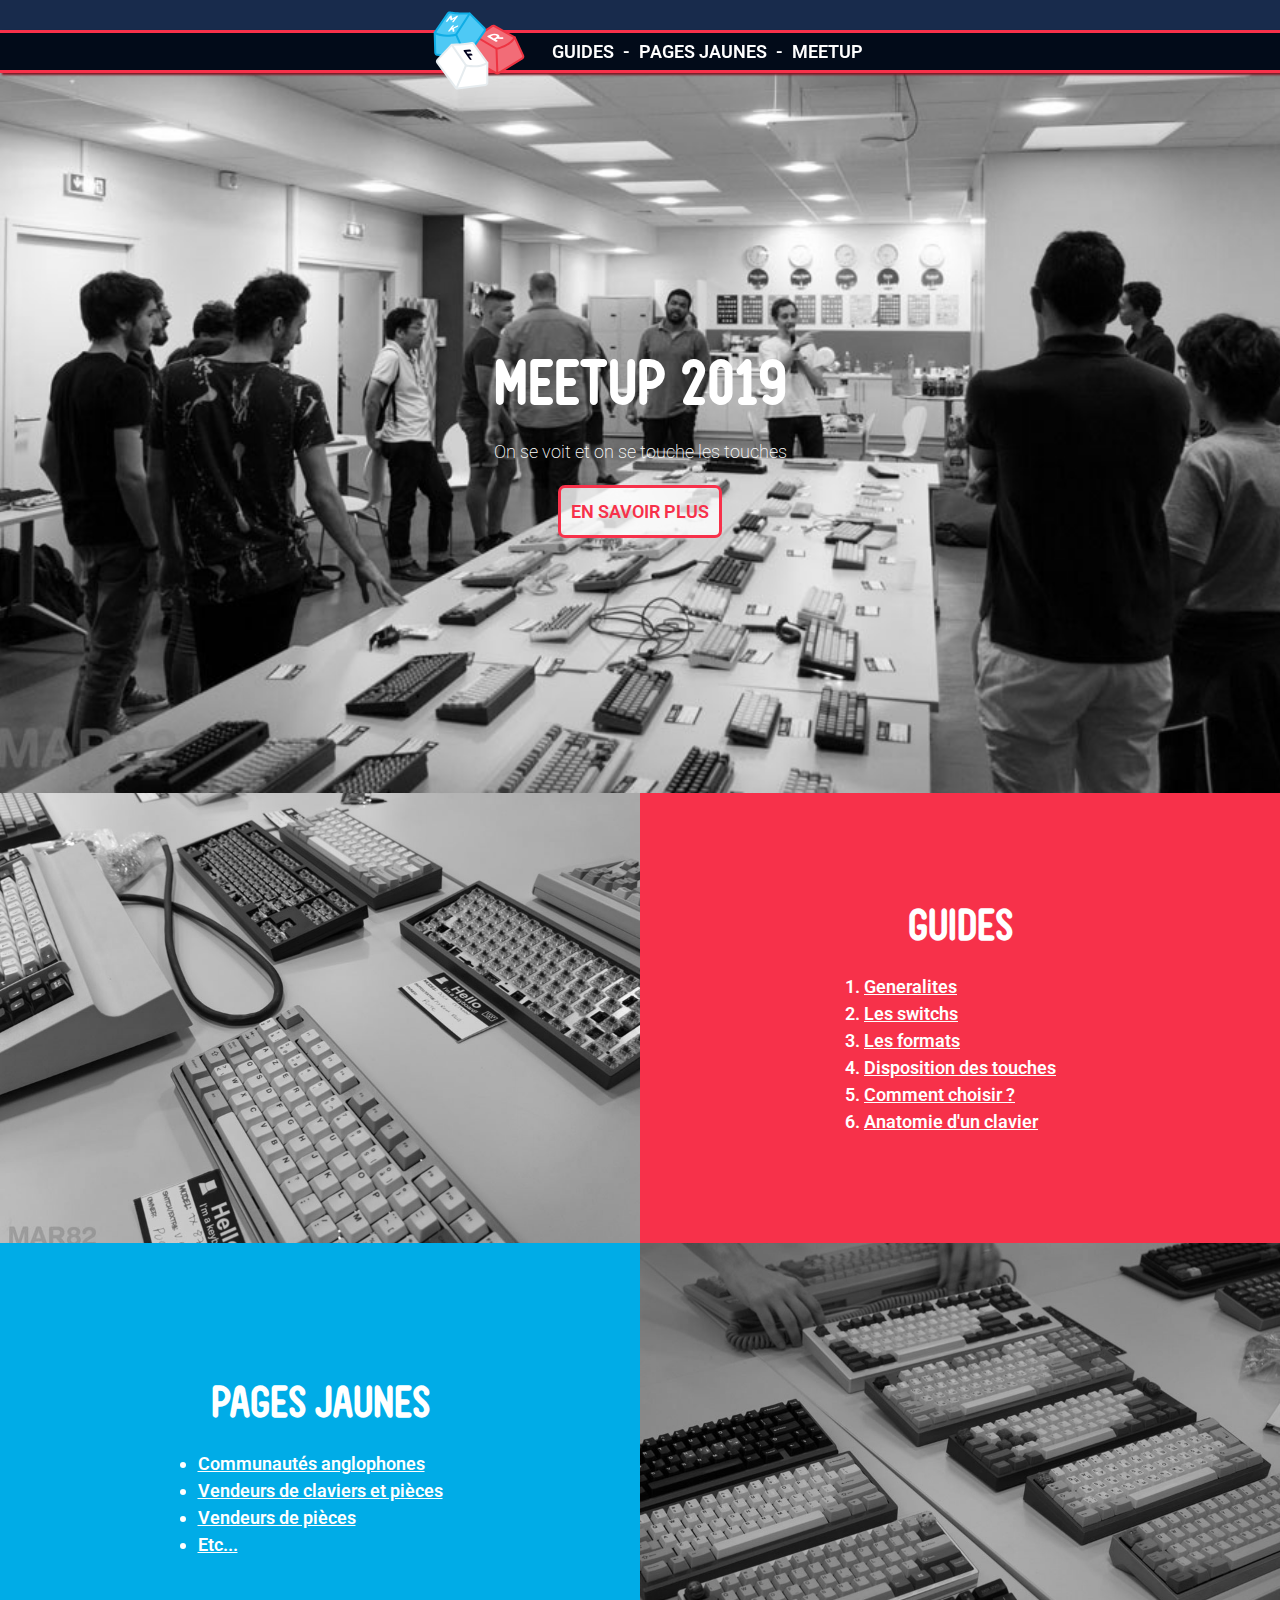
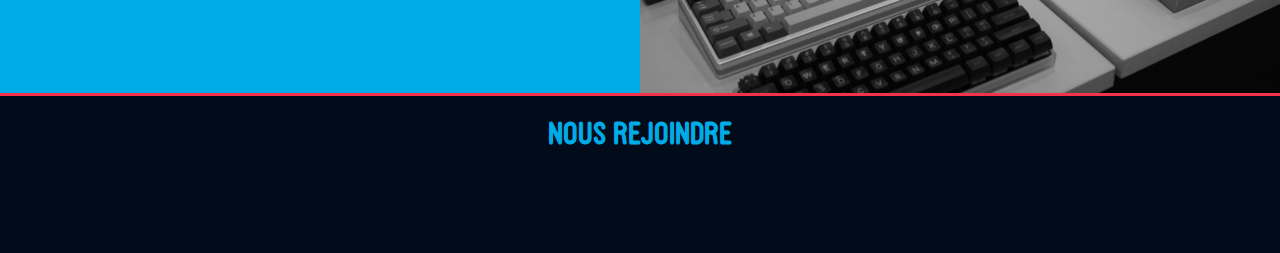
<file: index.html>
<!DOCTYPE html>
<html>

<head>
  <meta charset="utf-8">
<title>Mechanical Keyboards - France - Accueil</title>
<meta name="viewport" content="width=device-width, initial-scale=1">
<link rel="stylesheet" href="/style.css">

<link href="https://fonts.googleapis.com/css?family=Roboto:300,400,700&display=swap" rel="stylesheet">
<link rel="stylesheet" href="https://cdnjs.cloudflare.com/ajax/libs/font-awesome/5.9.0/css/all.min.css" integrity="sha256-UzFD2WYH2U1dQpKDjjZK72VtPeWP50NoJjd26rnAdUI=" crossorigin="anonymous"/>
<meta name="theme-color" content="#00ACE7">

<!--Twitter Card-->
<meta name="twitter:card" content="summary">


<meta name="twitter:url" content="https://claviers-mecaniques.fr/">
<meta name="twitter:title" content="Accueil">

<meta name="twitter:image" content="https://claviers-mecaniques.fr/assets/img/MKFR_Logo-white.png">

<!--Schema-->
<link rel="author" href="https://claviers-mecaniques.fr">
<link rel="publisher" href="https://claviers-mecaniques.fr">
<meta itemprop="name" content="Accueil">

<meta itemprop="image" content="https://claviers-mecaniques.fr/assets/img/MKFR_Logo-white.png">

<!-- Facebook OpenGraph -->
<meta property="og:url" content="https://claviers-mecaniques.fr/" />

<meta property="og:type" content="website" />

<meta property="og:locale" content="fr_FR" />
<meta property="og:title" content="Mechanical Keyboards - France - Accueil" />
<meta property="og:description" content="Mechanical Keyboards - France - Accueil" />
<meta property="og:image" content="https://claviers-mecaniques.fr/assets/img/MKFR_Logo-white.png" />
<meta property="og:site_name" content="Mechanical Keyboards - France">
<meta property="article:author" content="https://claviers-mecaniques.fr">

</head>

<body>


     <header>
<nav>
  <ul class="nav">
      <li class="nav-item">
          <a href="/">
            <svg viewBox="0 0 600 600" xmlns="http://www.w3.org/2000/svg" fill-rule="evenodd" clip-rule="evenodd" stroke-linejoin="round" stroke-miterlimit="1.41421"><g fill-rule="nonzero"><path d="M402.039 425.275l119.539-73.534c4.541-2.793 6.285-8.534 4.065-13.38l-40.317-88.032c-.931-2.033-2.485-3.718-4.436-4.812l-99.145-55.54c-3.69-2.067-8.267-1.744-11.604.853-9.641 7.503-33.709 24.146-81.775 46.464-2.622 1.218-4.628 3.467-5.547 6.208l-31.514 93.962c-1.614 4.813.428 10.094 4.86 12.568l135.204 75.469c3.335 1.862 7.417 1.776 10.67-.226z" fill="#f26c77"/><path d="M376.574 193.701c-1.18 0-2.348.384-3.315 1.137-10.274 7.996-34.688 24.744-82.755 47.061-1.348.627-2.396 1.799-2.87 3.216l-31.516 93.963c-.835 2.496.224 5.237 2.522 6.52l135.204 75.469c1.729.964 3.85.92 5.534-.117l119.54-73.534c2.352-1.446 3.258-4.43 2.108-6.941l-40.317-88.031c-.486-1.062-1.281-1.925-2.301-2.497l-99.146-55.54c-.843-.473-1.77-.706-2.688-.706zm19.937 238.214c-2.624 0-5.25-.658-7.618-1.98L253.69 354.466c-6.561-3.663-9.589-11.493-7.2-18.617l31.515-93.962c1.356-4.048 4.354-7.402 8.223-9.199 47.153-21.894 70.859-38.134 80.794-45.865 4.952-3.854 11.706-4.356 17.203-1.277l99.147 55.541c2.911 1.631 5.183 4.096 6.572 7.128l40.317 88.031c3.282 7.168.695 15.689-6.021 19.82L404.7 429.6c-2.505 1.541-5.346 2.315-8.189 2.315z" fill="#ee3442"/><path d="M392.457 308.835c-.91 0-1.811-.244-2.603-.718l-108.19-64.573c-2.407-1.437-3.194-4.554-1.758-6.963 1.439-2.408 4.555-3.195 6.964-1.757l106.443 63.53c10.723-2.57 64.481-17.068 86.211-53.743 1.431-2.413 4.548-3.205 6.957-1.78 2.413 1.43 3.209 4.544 1.78 6.957-26.384 44.533-92.008 58.377-94.788 58.944-.337.069-.677.103-1.016.103z" fill="#ee3442"/><path d="M397.532 303.581c-.096-2.802-2.447-4.973-5.25-4.899-2.803.097-4.996 2.448-4.9 5.251l4.209 121.747c.095 2.743 2.349 4.902 5.073 4.902.059 0 .119-.001.178-.003 2.803-.097 4.996-2.447 4.9-5.251l-4.21-121.747z" fill="#ee3442"/><path d="M391.141 238.003c1.975 1.17 3.025 2.651 2.957 4.17-.082 1.796-1.701 3.574-4.442 4.877l-10.176 4.841-16.46-9.748 9.295-4.422c5.612-2.669 14.058-2.543 18.826.282zm35.503 10.76c-.967-1.174-2.957-1.928-5.323-2.018l-15.561-.322c1.278-1.985 1.758-4.096 1.396-6.174-.519-2.954-2.693-5.641-6.287-7.77-9.299-5.507-25.774-5.747-36.727-.54l-14.98 7.127c-1.52.722-2.422 1.801-2.475 2.957-.048 1.035.568 1.986 1.734 2.677l38.142 22.591c1.197.71 2.831 1.067 4.503 1.067 1.541 0 3.116-.304 4.409-.919 1.52-.723 2.423-1.801 2.475-2.959.047-1.035-.569-1.986-1.735-2.677l-7.681-4.548 7.219-3.434 24.333.568c1.681.063 3.37-.262 4.736-.911 1.414-.673 2.28-1.604 2.439-2.622.114-.74-.098-1.464-.617-2.093z" fill="#fff"/><path d="M235.786 346.457L96.029 333.618c-5.308-.487-9.419-4.857-9.581-10.185l-2.944-96.78c-.068-2.236.576-4.435 1.84-6.281l64.194-93.776c2.39-3.489 6.634-5.231 10.777-4.385 11.97 2.445 40.925 6.676 93.902 5.342 2.89-.073 5.686 1.052 7.726 3.1l69.944 70.214c3.583 3.596 4.096 9.234 1.222 13.419l-87.66 127.637c-2.163 3.149-5.859 4.883-9.663 4.534z" fill="#4ec9f5"/><path d="M236.252 341.4c1.975.183 3.89-.72 5.01-2.351l87.662-127.638c1.489-2.169 1.222-5.096-.635-6.959l-69.944-70.214c-1.056-1.06-2.502-1.656-4-1.609-52.954 1.336-82.286-2.837-95.046-5.443-2.132-.437-4.324.457-5.571 2.279L89.535 223.24c-.66.964-.99 2.091-.955 3.258l2.944 96.781c.083 2.759 2.22 5.031 4.969 5.283L236.252 341.4zm.498 10.179c-.474 0-.95-.022-1.428-.066L95.564 338.676c-7.851-.722-13.952-7.208-14.192-15.089l-2.944-96.78c-.101-3.333.841-6.549 2.725-9.303l64.196-93.776c3.559-5.201 9.83-7.753 15.983-6.492 12.336 2.52 40.789 6.551 92.758 5.24 4.264-.095 8.437 1.568 11.451 4.595l69.943 70.212c5.303 5.323 6.066 13.682 1.812 19.877l-87.662 127.638c-2.928 4.264-7.769 6.781-12.884 6.781z" fill="#0fade5"/><path d="M145.168 243.731c-25.888 0-48.077-5.571-64.534-16.26-2.352-1.528-3.02-4.673-1.492-7.024s4.672-3.02 7.024-1.493c20.525 13.33 47.264 15.233 66.081 14.477 16.64-.666 30.218-3.472 35.025-4.579l67.189-104.177c1.52-2.357 4.664-3.034 7.019-1.516 2.358 1.521 3.036 4.664 1.516 7.02l-68.29 105.883c-.685 1.065-1.745 1.834-2.969 2.158-.686.181-17.041 4.45-38.85 5.35-2.606.108-5.183.161-7.719.161z" fill="#0fade5"/><path d="M190.439 233.31l50.814 112.182" fill="#4ec9f5"/><path d="M241.256 350.571c-1.933 0-3.779-1.11-4.629-2.984l-50.814-112.181c-1.156-2.555-.024-5.564 2.531-6.721 2.554-1.157 5.562-.025 6.721 2.53l50.814 112.181c1.156 2.555.024 5.564-2.53 6.721-.681.308-1.392.454-2.093.454z" fill="#0fade5"/><path d="M161.816 159.732c.185 1.111 1.194 1.836 2.696 1.942 1.244.085 2.766-.299 4.078-1.032l13.859-7.866-10.836 14.481c-.894 1.196-.684 2.124-.48 2.571.375.818 1.259 1.316 2.491 1.403.124.008.25.012.378.012 2.056 0 4.448-1.112 5.59-2.641l19.16-25.604c.564-.753.753-1.56.534-2.272-.201-.655-.731-1.16-1.471-1.413-1.401-.522-3.433-.213-5.186.786l-22.176 12.578-2.074-13.818c-.075-.535-.355-.999-.808-1.341-.711-.536-1.806-.73-3.07-.552-1.828.232-3.759 1.268-4.697 2.52l-19.16 25.605c-.895 1.195-.685 2.124-.48 2.571.375.819 1.26 1.317 2.489 1.402 2.14.156 4.757-1.004 5.971-2.628l11.866-15.857 1.326 9.153zM201.058 188.577c-1.04-1.467-3.815-1.284-5.897-.258l-24.116 11.87 7.703-10.294c.643-.859.805-1.75.458-2.509-.379-.83-1.289-1.336-2.559-1.426-2.129-.14-4.739.987-5.935 2.585l-19.16 25.604c-.895 1.197-.686 2.124-.481 2.572.375.818 1.259 1.316 2.49 1.402 2.196.163 4.792-.973 6.027-2.623l3.591-4.8 7.812-3.85 2.117 10.935c.098.572.436 1.049.983 1.38.539.327 1.261.493 2.072.493.688 0 1.441-.12 2.194-.362 2.503-.842 4.217-2.696 3.991-4.313l-2.472-12.503 18.71-9.22c1.55-.786 2.613-1.923 2.842-3.041.128-.624-.016-1.223-.37-1.642zM197.985 501.926l139.302-17.08c5.291-.649 9.267-5.143 9.267-10.473v-96.825c0-2.237-.71-4.416-2.03-6.222l-67.015-91.78c-2.493-3.416-6.789-5.028-10.905-4.056-11.889 2.807-40.702 7.917-93.695 8.193-2.892.016-5.652 1.226-7.629 3.334l-67.777 72.308c-3.472 3.704-3.814 9.355-.814 13.45l91.5 124.913c2.258 3.082 6.004 4.703 9.796 4.238z" fill="#fff"/><path d="M269.009 280.287c-.412 0-.827.047-1.238.144-12.671 2.993-41.841 8.054-94.836 8.331-1.487.007-2.927.638-3.951 1.729l-67.776 72.307c-1.799 1.919-1.978 4.854-.422 6.977l91.499 124.912c1.17 1.598 3.119 2.443 5.083 2.199l139.302-17.081c2.74-.336 4.806-2.671 4.806-5.432v-96.825c0-1.169-.364-2.285-1.051-3.226l-67.018-91.782c-1.048-1.436-2.689-2.253-4.398-2.253zm-71.024 221.639h.014-.014zm-1.281 5.156c-4.942.001-9.65-2.349-12.611-6.393L92.592 375.777c-4.44-6.063-3.932-14.443 1.206-19.925l67.777-72.307c2.924-3.117 7.045-4.917 11.308-4.939 51.988-.272 80.303-5.165 92.553-8.059 6.109-1.443 12.458.914 16.175 6.005l67.016 91.78c1.965 2.692 3.005 5.878 3.005 9.216v96.825c0 7.884-5.901 14.553-13.727 15.513l-139.302 17.081c-.635.078-1.268.115-1.899.115z" fill="#e6ecef"/><path d="M279.802 396.577c-.692 0-1.386-.003-2.083-.011-21.827-.236-38.305-4.006-38.996-4.167-1.233-.286-2.315-1.023-3.033-2.066l-71.477-103.757c-1.591-2.31-1.009-5.472 1.301-7.063 2.309-1.589 5.472-1.009 7.061 1.302l70.327 102.086c4.839.959 18.494 3.352 35.147 3.512 18.813.189 45.499-2.53 65.61-16.48 2.305-1.596 5.469-1.026 7.067 1.279 1.599 2.304 1.026 5.468-1.277 7.067-17.284 11.987-41.33 18.298-69.647 18.298z" fill="#e6ecef"/><path d="M192.89 505.247c-.652 0-1.313-.126-1.952-.392-2.589-1.079-3.813-4.052-2.734-6.641l46.981-112.715c1.08-2.589 4.055-3.811 6.641-2.733 2.588 1.079 3.812 4.052 2.732 6.641l-46.98 112.715c-.813 1.95-2.7 3.125-4.688 3.125z" fill="#e6ecef"/><path d="M271.571 331.982c-1.712-2.455-5.117-4.279-7.546-4.077l-15.209 1.281-6.9-9.909 21.178-1.785c1.234-.104 2.149-.661 2.576-1.568.511-1.087.235-2.528-.759-3.954-1.711-2.457-5.031-4.225-7.565-4.003l-26.528 2.237c-1.198.101-2.09.649-2.511 1.545-.513 1.092-.236 2.539.761 3.971l28.427 40.815c1.618 2.325 4.651 4.026 7.085 4.026.141 0 .278-.006.413-.017 1.215-.103 2.122-.663 2.551-1.579.516-1.097.247-2.534-.735-3.944L255.45 338.71l14.373-1.211c1.197-.101 2.088-.65 2.509-1.545.513-1.093.236-2.54-.761-3.972z" fill="#00011d"/></g></svg>
          </a>
        </li>
    <li class="nav-item">
      <a href="/guides/les-bases">Guides</a>
    </li>
    
   
    <li class="nav-item">
      <a href="/pages-jaunes">Pages Jaunes</a>
    </li>
    <li class="nav-item">
      <a href="/meetup">Meetup</a>
    </li>
  </ul>
</nav>
 </header>

  <main class="tmpl-home" >
    <div class="jumbotron">
      <div class="jumbotron__image">
        <picture>
          <source  media="(min-width: 36em)"
            srcset="img/meetup-large.jpg  640w, img/meetup-medium.jpg 480w, img/meetup-small.jpg  320w"
            sizes="33.3vw" />
            <source srcset="img/meetup-medium-vert.jpg 2x,  img/meetup-small-vert.jpg 1x"/>
            <img src="img/meetup-large.jpg"/>
        </picture>
      </div>
      <div class="jumbotron__content">
        <h2 class="jumbotron__title">Meetup 2019</h2>
        <p class="jumbotron__sublabel">
          On se voit et on se touche les touches
        </p>
        <a href="/meetup" class="jumbotron__bouton">
          En savoir plus </a>
      </div>
    </div>
    <div class="dual-panel">
      <div class="image">
        <img src="img/bg1.jpg" alt="">
      </div>
      <div class="texte">
          <h2>Guides</h2>
          <ol>
            <li>
              <a href="/guides/les-bases/1-generalites">Generalites</a>
            </li>
            <li>
              <a href="/guides/les-bases/2-switchs">Les switchs</a>
            </li>
            <li>
              <a href="/guides/les-bases/3-formats">Les formats</a>
            </li>
            <li>
              <a href="/guides/les-bases/4-layouts">Disposition des touches</a>
            </li>
            <li>
              <a href="/guides/les-bases/5-comment-choisir">Comment choisir ?</a>
            </li>
            <li>
              <a href="/guides/les-bases/6-anatomie">Anatomie d'un clavier</a>
            </li>
          </ol>
      </div>
    </div>
    <div class="dual-panel">
      <div class="texte">
          <h2>Pages Jaunes</h2>
        <ul>
          <li>
            <a href="/pages-jaunes">Communautés anglophones</a>
          </li>
          <li>
            <a href="/pages-jaunes">Vendeurs de claviers et pièces</a>
          </li>
          <li>
            <a href="/pages-jaunes">Vendeurs de pièces</a>
          </li>
          <li>
            <a href="/pages-jaunes">Etc...</a>
          </li>
        </ul>
      </div>
      <div class="image">
        <img src="img/bg2.jpg" alt="">
      </div>
    </div>
    </main>
    <footer>
  <div class="narrow">
        <h3>Nous rejoindre</h3>

    <div class="footer__social">
      <a href="https://discord.gg/dtPuEBr" target="_blank" aria-label="Nous rejoindre sur Discord">
        <i class="fab fa-discord"></i>
      </a>
      <a href="https://twitter.com/mkbdfr" target="_blank" aria-label="Nous suivre sur Twitter">
            <i class="fab fa-twitter"></i>
          </a>
      <a href="https://www.facebook.com/groups/291762867913654/" target="_blank" aria-label="Nous rejoindre sur Facebook">
        <i class="fab fa-facebook-square"></i>
      </a>
      <a href="https://www.instagram.com/mkbdfr/" target="_blank" aria-label="Nous suivre sur Instagram">
            <i class="fab fa-instagram"></i>
          </a>
      <a href="https://www.meetup.com/Mechanical-Keyboards-Paris" target="_blank" aria-label="Nous rejoindre sur Meetup">
        <i class="fab fa-meetup"></i>
      </a>
      <a href="https://github.com/mkbdfr" target="_blank" aria-label="Nous rejoindre sur Github">
        <i class="fab fa-github"></i>
      </a>
    </div>
  </div>
</footer>

</body>

</html>
</file>
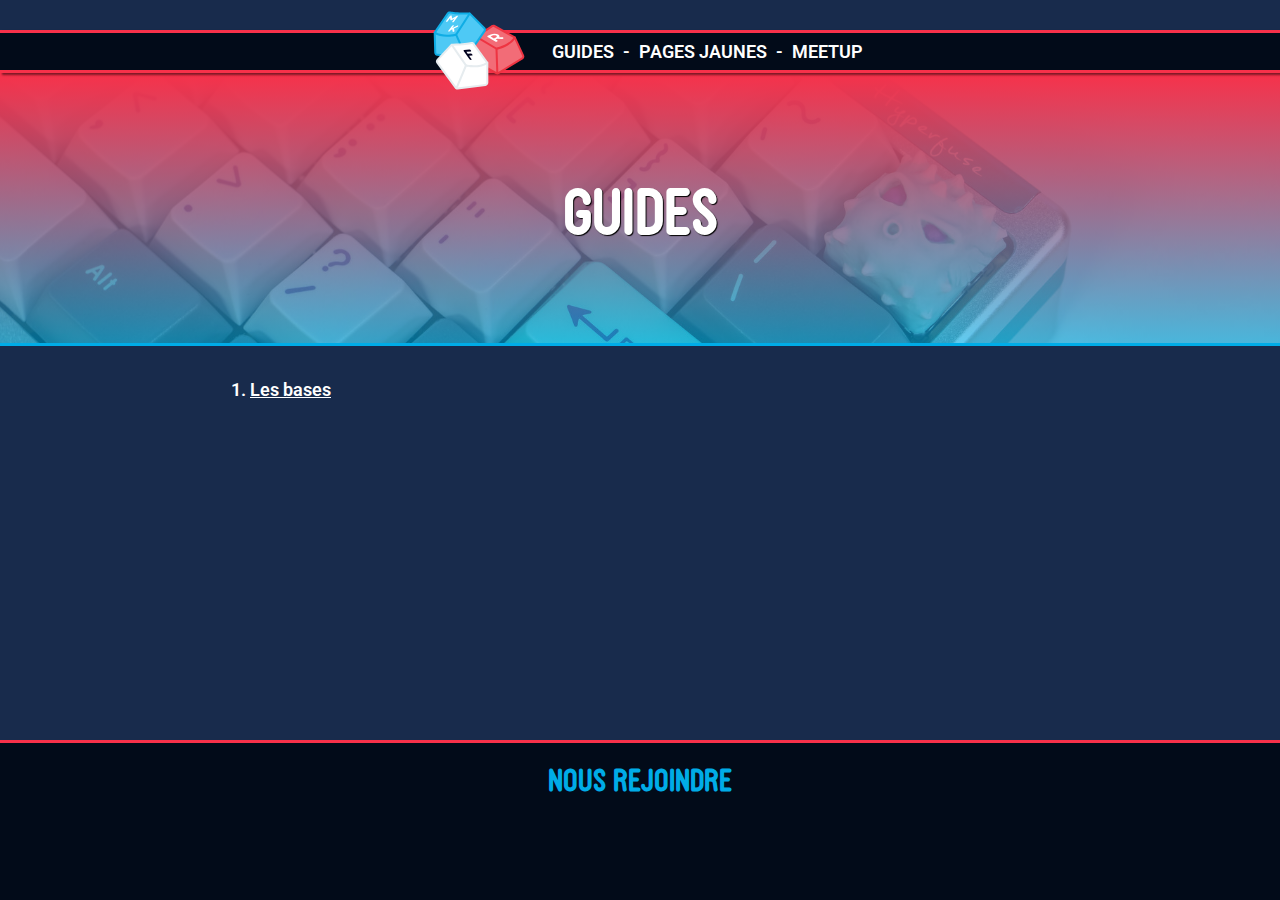
<file: guides/index.html>
<!DOCTYPE html>
<html>
  <head>
    <meta charset="utf-8">
<title>Mechanical Keyboards - France - Guides</title>
<meta name="viewport" content="width=device-width, initial-scale=1">
<link rel="stylesheet" href="/style.css">

<link href="https://fonts.googleapis.com/css?family=Roboto:300,400,700&display=swap" rel="stylesheet">
<link rel="stylesheet" href="https://cdnjs.cloudflare.com/ajax/libs/font-awesome/5.9.0/css/all.min.css" integrity="sha256-UzFD2WYH2U1dQpKDjjZK72VtPeWP50NoJjd26rnAdUI=" crossorigin="anonymous"/>
<meta name="theme-color" content="#00ACE7">

<!--Twitter Card-->
<meta name="twitter:card" content="summary">


<meta name="twitter:url" content="https://claviers-mecaniques.fr/guides/">
<meta name="twitter:title" content="Guides">

<meta name="twitter:image" content="https://claviers-mecaniques.fr/assets/img/MKFR_Logo-white.png">

<!--Schema-->
<link rel="author" href="https://claviers-mecaniques.fr">
<link rel="publisher" href="https://claviers-mecaniques.fr">
<meta itemprop="name" content="Guides">

<meta itemprop="image" content="https://claviers-mecaniques.fr/assets/img/MKFR_Logo-white.png">

<!-- Facebook OpenGraph -->
<meta property="og:url" content="https://claviers-mecaniques.fr/guides/" />

<meta property="og:type" content="article" />

<meta property="og:locale" content="fr_FR" />
<meta property="og:title" content="Mechanical Keyboards - France - Guides" />
<meta property="og:description" content="Mechanical Keyboards - France - Guides" />
<meta property="og:image" content="https://claviers-mecaniques.fr/assets/img/MKFR_Logo-white.png" />
<meta property="og:site_name" content="Mechanical Keyboards - France">
<meta property="article:author" content="https://claviers-mecaniques.fr">

  </head>
  <body>
     <header>
<nav>
  <ul class="nav">
      <li class="nav-item">
          <a href="/">
            <svg viewBox="0 0 600 600" xmlns="http://www.w3.org/2000/svg" fill-rule="evenodd" clip-rule="evenodd" stroke-linejoin="round" stroke-miterlimit="1.41421"><g fill-rule="nonzero"><path d="M402.039 425.275l119.539-73.534c4.541-2.793 6.285-8.534 4.065-13.38l-40.317-88.032c-.931-2.033-2.485-3.718-4.436-4.812l-99.145-55.54c-3.69-2.067-8.267-1.744-11.604.853-9.641 7.503-33.709 24.146-81.775 46.464-2.622 1.218-4.628 3.467-5.547 6.208l-31.514 93.962c-1.614 4.813.428 10.094 4.86 12.568l135.204 75.469c3.335 1.862 7.417 1.776 10.67-.226z" fill="#f26c77"/><path d="M376.574 193.701c-1.18 0-2.348.384-3.315 1.137-10.274 7.996-34.688 24.744-82.755 47.061-1.348.627-2.396 1.799-2.87 3.216l-31.516 93.963c-.835 2.496.224 5.237 2.522 6.52l135.204 75.469c1.729.964 3.85.92 5.534-.117l119.54-73.534c2.352-1.446 3.258-4.43 2.108-6.941l-40.317-88.031c-.486-1.062-1.281-1.925-2.301-2.497l-99.146-55.54c-.843-.473-1.77-.706-2.688-.706zm19.937 238.214c-2.624 0-5.25-.658-7.618-1.98L253.69 354.466c-6.561-3.663-9.589-11.493-7.2-18.617l31.515-93.962c1.356-4.048 4.354-7.402 8.223-9.199 47.153-21.894 70.859-38.134 80.794-45.865 4.952-3.854 11.706-4.356 17.203-1.277l99.147 55.541c2.911 1.631 5.183 4.096 6.572 7.128l40.317 88.031c3.282 7.168.695 15.689-6.021 19.82L404.7 429.6c-2.505 1.541-5.346 2.315-8.189 2.315z" fill="#ee3442"/><path d="M392.457 308.835c-.91 0-1.811-.244-2.603-.718l-108.19-64.573c-2.407-1.437-3.194-4.554-1.758-6.963 1.439-2.408 4.555-3.195 6.964-1.757l106.443 63.53c10.723-2.57 64.481-17.068 86.211-53.743 1.431-2.413 4.548-3.205 6.957-1.78 2.413 1.43 3.209 4.544 1.78 6.957-26.384 44.533-92.008 58.377-94.788 58.944-.337.069-.677.103-1.016.103z" fill="#ee3442"/><path d="M397.532 303.581c-.096-2.802-2.447-4.973-5.25-4.899-2.803.097-4.996 2.448-4.9 5.251l4.209 121.747c.095 2.743 2.349 4.902 5.073 4.902.059 0 .119-.001.178-.003 2.803-.097 4.996-2.447 4.9-5.251l-4.21-121.747z" fill="#ee3442"/><path d="M391.141 238.003c1.975 1.17 3.025 2.651 2.957 4.17-.082 1.796-1.701 3.574-4.442 4.877l-10.176 4.841-16.46-9.748 9.295-4.422c5.612-2.669 14.058-2.543 18.826.282zm35.503 10.76c-.967-1.174-2.957-1.928-5.323-2.018l-15.561-.322c1.278-1.985 1.758-4.096 1.396-6.174-.519-2.954-2.693-5.641-6.287-7.77-9.299-5.507-25.774-5.747-36.727-.54l-14.98 7.127c-1.52.722-2.422 1.801-2.475 2.957-.048 1.035.568 1.986 1.734 2.677l38.142 22.591c1.197.71 2.831 1.067 4.503 1.067 1.541 0 3.116-.304 4.409-.919 1.52-.723 2.423-1.801 2.475-2.959.047-1.035-.569-1.986-1.735-2.677l-7.681-4.548 7.219-3.434 24.333.568c1.681.063 3.37-.262 4.736-.911 1.414-.673 2.28-1.604 2.439-2.622.114-.74-.098-1.464-.617-2.093z" fill="#fff"/><path d="M235.786 346.457L96.029 333.618c-5.308-.487-9.419-4.857-9.581-10.185l-2.944-96.78c-.068-2.236.576-4.435 1.84-6.281l64.194-93.776c2.39-3.489 6.634-5.231 10.777-4.385 11.97 2.445 40.925 6.676 93.902 5.342 2.89-.073 5.686 1.052 7.726 3.1l69.944 70.214c3.583 3.596 4.096 9.234 1.222 13.419l-87.66 127.637c-2.163 3.149-5.859 4.883-9.663 4.534z" fill="#4ec9f5"/><path d="M236.252 341.4c1.975.183 3.89-.72 5.01-2.351l87.662-127.638c1.489-2.169 1.222-5.096-.635-6.959l-69.944-70.214c-1.056-1.06-2.502-1.656-4-1.609-52.954 1.336-82.286-2.837-95.046-5.443-2.132-.437-4.324.457-5.571 2.279L89.535 223.24c-.66.964-.99 2.091-.955 3.258l2.944 96.781c.083 2.759 2.22 5.031 4.969 5.283L236.252 341.4zm.498 10.179c-.474 0-.95-.022-1.428-.066L95.564 338.676c-7.851-.722-13.952-7.208-14.192-15.089l-2.944-96.78c-.101-3.333.841-6.549 2.725-9.303l64.196-93.776c3.559-5.201 9.83-7.753 15.983-6.492 12.336 2.52 40.789 6.551 92.758 5.24 4.264-.095 8.437 1.568 11.451 4.595l69.943 70.212c5.303 5.323 6.066 13.682 1.812 19.877l-87.662 127.638c-2.928 4.264-7.769 6.781-12.884 6.781z" fill="#0fade5"/><path d="M145.168 243.731c-25.888 0-48.077-5.571-64.534-16.26-2.352-1.528-3.02-4.673-1.492-7.024s4.672-3.02 7.024-1.493c20.525 13.33 47.264 15.233 66.081 14.477 16.64-.666 30.218-3.472 35.025-4.579l67.189-104.177c1.52-2.357 4.664-3.034 7.019-1.516 2.358 1.521 3.036 4.664 1.516 7.02l-68.29 105.883c-.685 1.065-1.745 1.834-2.969 2.158-.686.181-17.041 4.45-38.85 5.35-2.606.108-5.183.161-7.719.161z" fill="#0fade5"/><path d="M190.439 233.31l50.814 112.182" fill="#4ec9f5"/><path d="M241.256 350.571c-1.933 0-3.779-1.11-4.629-2.984l-50.814-112.181c-1.156-2.555-.024-5.564 2.531-6.721 2.554-1.157 5.562-.025 6.721 2.53l50.814 112.181c1.156 2.555.024 5.564-2.53 6.721-.681.308-1.392.454-2.093.454z" fill="#0fade5"/><path d="M161.816 159.732c.185 1.111 1.194 1.836 2.696 1.942 1.244.085 2.766-.299 4.078-1.032l13.859-7.866-10.836 14.481c-.894 1.196-.684 2.124-.48 2.571.375.818 1.259 1.316 2.491 1.403.124.008.25.012.378.012 2.056 0 4.448-1.112 5.59-2.641l19.16-25.604c.564-.753.753-1.56.534-2.272-.201-.655-.731-1.16-1.471-1.413-1.401-.522-3.433-.213-5.186.786l-22.176 12.578-2.074-13.818c-.075-.535-.355-.999-.808-1.341-.711-.536-1.806-.73-3.07-.552-1.828.232-3.759 1.268-4.697 2.52l-19.16 25.605c-.895 1.195-.685 2.124-.48 2.571.375.819 1.26 1.317 2.489 1.402 2.14.156 4.757-1.004 5.971-2.628l11.866-15.857 1.326 9.153zM201.058 188.577c-1.04-1.467-3.815-1.284-5.897-.258l-24.116 11.87 7.703-10.294c.643-.859.805-1.75.458-2.509-.379-.83-1.289-1.336-2.559-1.426-2.129-.14-4.739.987-5.935 2.585l-19.16 25.604c-.895 1.197-.686 2.124-.481 2.572.375.818 1.259 1.316 2.49 1.402 2.196.163 4.792-.973 6.027-2.623l3.591-4.8 7.812-3.85 2.117 10.935c.098.572.436 1.049.983 1.38.539.327 1.261.493 2.072.493.688 0 1.441-.12 2.194-.362 2.503-.842 4.217-2.696 3.991-4.313l-2.472-12.503 18.71-9.22c1.55-.786 2.613-1.923 2.842-3.041.128-.624-.016-1.223-.37-1.642zM197.985 501.926l139.302-17.08c5.291-.649 9.267-5.143 9.267-10.473v-96.825c0-2.237-.71-4.416-2.03-6.222l-67.015-91.78c-2.493-3.416-6.789-5.028-10.905-4.056-11.889 2.807-40.702 7.917-93.695 8.193-2.892.016-5.652 1.226-7.629 3.334l-67.777 72.308c-3.472 3.704-3.814 9.355-.814 13.45l91.5 124.913c2.258 3.082 6.004 4.703 9.796 4.238z" fill="#fff"/><path d="M269.009 280.287c-.412 0-.827.047-1.238.144-12.671 2.993-41.841 8.054-94.836 8.331-1.487.007-2.927.638-3.951 1.729l-67.776 72.307c-1.799 1.919-1.978 4.854-.422 6.977l91.499 124.912c1.17 1.598 3.119 2.443 5.083 2.199l139.302-17.081c2.74-.336 4.806-2.671 4.806-5.432v-96.825c0-1.169-.364-2.285-1.051-3.226l-67.018-91.782c-1.048-1.436-2.689-2.253-4.398-2.253zm-71.024 221.639h.014-.014zm-1.281 5.156c-4.942.001-9.65-2.349-12.611-6.393L92.592 375.777c-4.44-6.063-3.932-14.443 1.206-19.925l67.777-72.307c2.924-3.117 7.045-4.917 11.308-4.939 51.988-.272 80.303-5.165 92.553-8.059 6.109-1.443 12.458.914 16.175 6.005l67.016 91.78c1.965 2.692 3.005 5.878 3.005 9.216v96.825c0 7.884-5.901 14.553-13.727 15.513l-139.302 17.081c-.635.078-1.268.115-1.899.115z" fill="#e6ecef"/><path d="M279.802 396.577c-.692 0-1.386-.003-2.083-.011-21.827-.236-38.305-4.006-38.996-4.167-1.233-.286-2.315-1.023-3.033-2.066l-71.477-103.757c-1.591-2.31-1.009-5.472 1.301-7.063 2.309-1.589 5.472-1.009 7.061 1.302l70.327 102.086c4.839.959 18.494 3.352 35.147 3.512 18.813.189 45.499-2.53 65.61-16.48 2.305-1.596 5.469-1.026 7.067 1.279 1.599 2.304 1.026 5.468-1.277 7.067-17.284 11.987-41.33 18.298-69.647 18.298z" fill="#e6ecef"/><path d="M192.89 505.247c-.652 0-1.313-.126-1.952-.392-2.589-1.079-3.813-4.052-2.734-6.641l46.981-112.715c1.08-2.589 4.055-3.811 6.641-2.733 2.588 1.079 3.812 4.052 2.732 6.641l-46.98 112.715c-.813 1.95-2.7 3.125-4.688 3.125z" fill="#e6ecef"/><path d="M271.571 331.982c-1.712-2.455-5.117-4.279-7.546-4.077l-15.209 1.281-6.9-9.909 21.178-1.785c1.234-.104 2.149-.661 2.576-1.568.511-1.087.235-2.528-.759-3.954-1.711-2.457-5.031-4.225-7.565-4.003l-26.528 2.237c-1.198.101-2.09.649-2.511 1.545-.513 1.092-.236 2.539.761 3.971l28.427 40.815c1.618 2.325 4.651 4.026 7.085 4.026.141 0 .278-.006.413-.017 1.215-.103 2.122-.663 2.551-1.579.516-1.097.247-2.534-.735-3.944L255.45 338.71l14.373-1.211c1.197-.101 2.088-.65 2.509-1.545.513-1.093.236-2.54-.761-3.972z" fill="#00011d"/></g></svg>
          </a>
        </li>
    <li class="nav-item">
      <a href="/guides/les-bases">Guides</a>
    </li>
    
   
    <li class="nav-item">
      <a href="/pages-jaunes">Pages Jaunes</a>
    </li>
    <li class="nav-item">
      <a href="/meetup">Meetup</a>
    </li>
  </ul>
</nav>
 </header>
    <main class="tmpl-page">
      <div class="page-header">
  <div class="page-header__img">
    <div class="parallax" style="background-image:url('/img/bg-page.jpg')" ></div>
  </div>
  <h1>Guides</h1>
</div>
<section class="narrow">
  
    <ol>
    <li>
      <a href="/guides/les-bases">Les bases</a>
    </li>
  </ol>

</section>

    </main>
    <footer>
  <div class="narrow">
        <h3>Nous rejoindre</h3>

    <div class="footer__social">
      <a href="https://discord.gg/dtPuEBr" target="_blank" aria-label="Nous rejoindre sur Discord">
        <i class="fab fa-discord"></i>
      </a>
      <a href="https://twitter.com/mkbdfr" target="_blank" aria-label="Nous suivre sur Twitter">
            <i class="fab fa-twitter"></i>
          </a>
      <a href="https://www.facebook.com/groups/291762867913654/" target="_blank" aria-label="Nous rejoindre sur Facebook">
        <i class="fab fa-facebook-square"></i>
      </a>
      <a href="https://www.instagram.com/mkbdfr/" target="_blank" aria-label="Nous suivre sur Instagram">
            <i class="fab fa-instagram"></i>
          </a>
      <a href="https://www.meetup.com/Mechanical-Keyboards-Paris" target="_blank" aria-label="Nous rejoindre sur Meetup">
        <i class="fab fa-meetup"></i>
      </a>
      <a href="https://github.com/mkbdfr" target="_blank" aria-label="Nous rejoindre sur Github">
        <i class="fab fa-github"></i>
      </a>
    </div>
  </div>
</footer>

    
  </body>
</html>
</file>
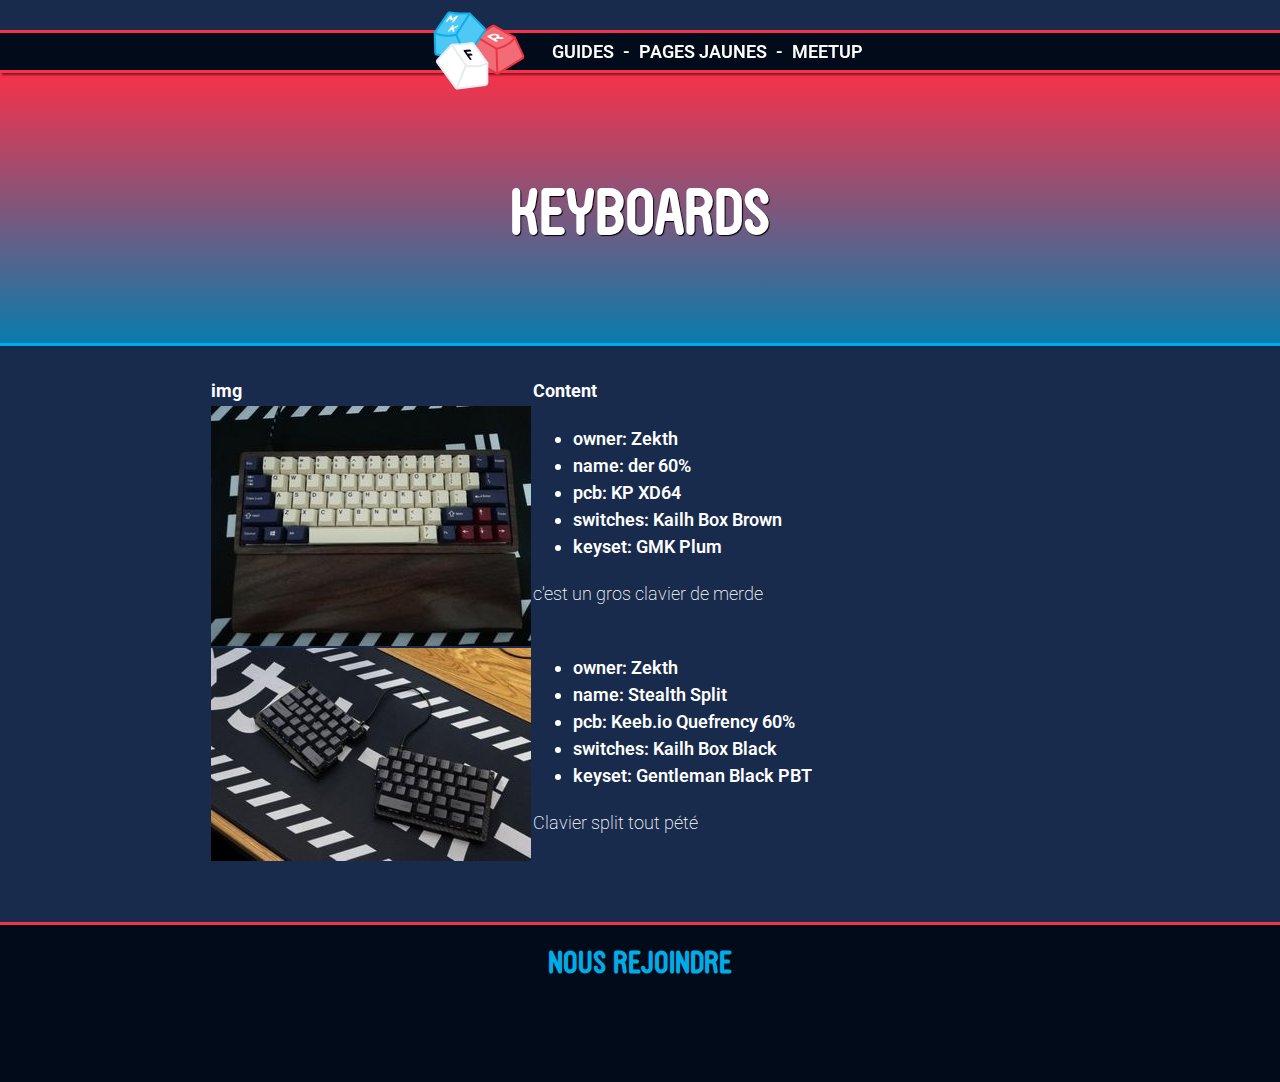
<file: keyboards/index.html>
<!DOCTYPE html>
<html>
  <head>
    <meta charset="utf-8">
<title>Mechanical Keyboards - France - Keyboards</title>
<meta name="viewport" content="width=device-width, initial-scale=1">
<link rel="stylesheet" href="/style.css">

<link href="https://fonts.googleapis.com/css?family=Roboto:300,400,700&display=swap" rel="stylesheet">
<link rel="stylesheet" href="https://cdnjs.cloudflare.com/ajax/libs/font-awesome/5.9.0/css/all.min.css" integrity="sha256-UzFD2WYH2U1dQpKDjjZK72VtPeWP50NoJjd26rnAdUI=" crossorigin="anonymous"/>
<meta name="theme-color" content="#00ACE7">

<!--Twitter Card-->
<meta name="twitter:card" content="summary">


<meta name="twitter:url" content="https://claviers-mecaniques.fr/keyboards/">
<meta name="twitter:title" content="Keyboards">

<meta name="twitter:image" content="https://claviers-mecaniques.fr/assets/img/MKFR_Logo-white.png">

<!--Schema-->
<link rel="author" href="https://claviers-mecaniques.fr">
<link rel="publisher" href="https://claviers-mecaniques.fr">
<meta itemprop="name" content="Keyboards">

<meta itemprop="image" content="https://claviers-mecaniques.fr/assets/img/MKFR_Logo-white.png">

<!-- Facebook OpenGraph -->
<meta property="og:url" content="https://claviers-mecaniques.fr/keyboards/" />

<meta property="og:type" content="article" />

<meta property="og:locale" content="fr_FR" />
<meta property="og:title" content="Mechanical Keyboards - France - Keyboards" />
<meta property="og:description" content="Mechanical Keyboards - France - Keyboards" />
<meta property="og:image" content="https://claviers-mecaniques.fr/assets/img/MKFR_Logo-white.png" />
<meta property="og:site_name" content="Mechanical Keyboards - France">
<meta property="article:author" content="https://claviers-mecaniques.fr">

  </head>
  <body>
     <header>
<nav>
  <ul class="nav">
      <li class="nav-item">
          <a href="/">
            <svg viewBox="0 0 600 600" xmlns="http://www.w3.org/2000/svg" fill-rule="evenodd" clip-rule="evenodd" stroke-linejoin="round" stroke-miterlimit="1.41421"><g fill-rule="nonzero"><path d="M402.039 425.275l119.539-73.534c4.541-2.793 6.285-8.534 4.065-13.38l-40.317-88.032c-.931-2.033-2.485-3.718-4.436-4.812l-99.145-55.54c-3.69-2.067-8.267-1.744-11.604.853-9.641 7.503-33.709 24.146-81.775 46.464-2.622 1.218-4.628 3.467-5.547 6.208l-31.514 93.962c-1.614 4.813.428 10.094 4.86 12.568l135.204 75.469c3.335 1.862 7.417 1.776 10.67-.226z" fill="#f26c77"/><path d="M376.574 193.701c-1.18 0-2.348.384-3.315 1.137-10.274 7.996-34.688 24.744-82.755 47.061-1.348.627-2.396 1.799-2.87 3.216l-31.516 93.963c-.835 2.496.224 5.237 2.522 6.52l135.204 75.469c1.729.964 3.85.92 5.534-.117l119.54-73.534c2.352-1.446 3.258-4.43 2.108-6.941l-40.317-88.031c-.486-1.062-1.281-1.925-2.301-2.497l-99.146-55.54c-.843-.473-1.77-.706-2.688-.706zm19.937 238.214c-2.624 0-5.25-.658-7.618-1.98L253.69 354.466c-6.561-3.663-9.589-11.493-7.2-18.617l31.515-93.962c1.356-4.048 4.354-7.402 8.223-9.199 47.153-21.894 70.859-38.134 80.794-45.865 4.952-3.854 11.706-4.356 17.203-1.277l99.147 55.541c2.911 1.631 5.183 4.096 6.572 7.128l40.317 88.031c3.282 7.168.695 15.689-6.021 19.82L404.7 429.6c-2.505 1.541-5.346 2.315-8.189 2.315z" fill="#ee3442"/><path d="M392.457 308.835c-.91 0-1.811-.244-2.603-.718l-108.19-64.573c-2.407-1.437-3.194-4.554-1.758-6.963 1.439-2.408 4.555-3.195 6.964-1.757l106.443 63.53c10.723-2.57 64.481-17.068 86.211-53.743 1.431-2.413 4.548-3.205 6.957-1.78 2.413 1.43 3.209 4.544 1.78 6.957-26.384 44.533-92.008 58.377-94.788 58.944-.337.069-.677.103-1.016.103z" fill="#ee3442"/><path d="M397.532 303.581c-.096-2.802-2.447-4.973-5.25-4.899-2.803.097-4.996 2.448-4.9 5.251l4.209 121.747c.095 2.743 2.349 4.902 5.073 4.902.059 0 .119-.001.178-.003 2.803-.097 4.996-2.447 4.9-5.251l-4.21-121.747z" fill="#ee3442"/><path d="M391.141 238.003c1.975 1.17 3.025 2.651 2.957 4.17-.082 1.796-1.701 3.574-4.442 4.877l-10.176 4.841-16.46-9.748 9.295-4.422c5.612-2.669 14.058-2.543 18.826.282zm35.503 10.76c-.967-1.174-2.957-1.928-5.323-2.018l-15.561-.322c1.278-1.985 1.758-4.096 1.396-6.174-.519-2.954-2.693-5.641-6.287-7.77-9.299-5.507-25.774-5.747-36.727-.54l-14.98 7.127c-1.52.722-2.422 1.801-2.475 2.957-.048 1.035.568 1.986 1.734 2.677l38.142 22.591c1.197.71 2.831 1.067 4.503 1.067 1.541 0 3.116-.304 4.409-.919 1.52-.723 2.423-1.801 2.475-2.959.047-1.035-.569-1.986-1.735-2.677l-7.681-4.548 7.219-3.434 24.333.568c1.681.063 3.37-.262 4.736-.911 1.414-.673 2.28-1.604 2.439-2.622.114-.74-.098-1.464-.617-2.093z" fill="#fff"/><path d="M235.786 346.457L96.029 333.618c-5.308-.487-9.419-4.857-9.581-10.185l-2.944-96.78c-.068-2.236.576-4.435 1.84-6.281l64.194-93.776c2.39-3.489 6.634-5.231 10.777-4.385 11.97 2.445 40.925 6.676 93.902 5.342 2.89-.073 5.686 1.052 7.726 3.1l69.944 70.214c3.583 3.596 4.096 9.234 1.222 13.419l-87.66 127.637c-2.163 3.149-5.859 4.883-9.663 4.534z" fill="#4ec9f5"/><path d="M236.252 341.4c1.975.183 3.89-.72 5.01-2.351l87.662-127.638c1.489-2.169 1.222-5.096-.635-6.959l-69.944-70.214c-1.056-1.06-2.502-1.656-4-1.609-52.954 1.336-82.286-2.837-95.046-5.443-2.132-.437-4.324.457-5.571 2.279L89.535 223.24c-.66.964-.99 2.091-.955 3.258l2.944 96.781c.083 2.759 2.22 5.031 4.969 5.283L236.252 341.4zm.498 10.179c-.474 0-.95-.022-1.428-.066L95.564 338.676c-7.851-.722-13.952-7.208-14.192-15.089l-2.944-96.78c-.101-3.333.841-6.549 2.725-9.303l64.196-93.776c3.559-5.201 9.83-7.753 15.983-6.492 12.336 2.52 40.789 6.551 92.758 5.24 4.264-.095 8.437 1.568 11.451 4.595l69.943 70.212c5.303 5.323 6.066 13.682 1.812 19.877l-87.662 127.638c-2.928 4.264-7.769 6.781-12.884 6.781z" fill="#0fade5"/><path d="M145.168 243.731c-25.888 0-48.077-5.571-64.534-16.26-2.352-1.528-3.02-4.673-1.492-7.024s4.672-3.02 7.024-1.493c20.525 13.33 47.264 15.233 66.081 14.477 16.64-.666 30.218-3.472 35.025-4.579l67.189-104.177c1.52-2.357 4.664-3.034 7.019-1.516 2.358 1.521 3.036 4.664 1.516 7.02l-68.29 105.883c-.685 1.065-1.745 1.834-2.969 2.158-.686.181-17.041 4.45-38.85 5.35-2.606.108-5.183.161-7.719.161z" fill="#0fade5"/><path d="M190.439 233.31l50.814 112.182" fill="#4ec9f5"/><path d="M241.256 350.571c-1.933 0-3.779-1.11-4.629-2.984l-50.814-112.181c-1.156-2.555-.024-5.564 2.531-6.721 2.554-1.157 5.562-.025 6.721 2.53l50.814 112.181c1.156 2.555.024 5.564-2.53 6.721-.681.308-1.392.454-2.093.454z" fill="#0fade5"/><path d="M161.816 159.732c.185 1.111 1.194 1.836 2.696 1.942 1.244.085 2.766-.299 4.078-1.032l13.859-7.866-10.836 14.481c-.894 1.196-.684 2.124-.48 2.571.375.818 1.259 1.316 2.491 1.403.124.008.25.012.378.012 2.056 0 4.448-1.112 5.59-2.641l19.16-25.604c.564-.753.753-1.56.534-2.272-.201-.655-.731-1.16-1.471-1.413-1.401-.522-3.433-.213-5.186.786l-22.176 12.578-2.074-13.818c-.075-.535-.355-.999-.808-1.341-.711-.536-1.806-.73-3.07-.552-1.828.232-3.759 1.268-4.697 2.52l-19.16 25.605c-.895 1.195-.685 2.124-.48 2.571.375.819 1.26 1.317 2.489 1.402 2.14.156 4.757-1.004 5.971-2.628l11.866-15.857 1.326 9.153zM201.058 188.577c-1.04-1.467-3.815-1.284-5.897-.258l-24.116 11.87 7.703-10.294c.643-.859.805-1.75.458-2.509-.379-.83-1.289-1.336-2.559-1.426-2.129-.14-4.739.987-5.935 2.585l-19.16 25.604c-.895 1.197-.686 2.124-.481 2.572.375.818 1.259 1.316 2.49 1.402 2.196.163 4.792-.973 6.027-2.623l3.591-4.8 7.812-3.85 2.117 10.935c.098.572.436 1.049.983 1.38.539.327 1.261.493 2.072.493.688 0 1.441-.12 2.194-.362 2.503-.842 4.217-2.696 3.991-4.313l-2.472-12.503 18.71-9.22c1.55-.786 2.613-1.923 2.842-3.041.128-.624-.016-1.223-.37-1.642zM197.985 501.926l139.302-17.08c5.291-.649 9.267-5.143 9.267-10.473v-96.825c0-2.237-.71-4.416-2.03-6.222l-67.015-91.78c-2.493-3.416-6.789-5.028-10.905-4.056-11.889 2.807-40.702 7.917-93.695 8.193-2.892.016-5.652 1.226-7.629 3.334l-67.777 72.308c-3.472 3.704-3.814 9.355-.814 13.45l91.5 124.913c2.258 3.082 6.004 4.703 9.796 4.238z" fill="#fff"/><path d="M269.009 280.287c-.412 0-.827.047-1.238.144-12.671 2.993-41.841 8.054-94.836 8.331-1.487.007-2.927.638-3.951 1.729l-67.776 72.307c-1.799 1.919-1.978 4.854-.422 6.977l91.499 124.912c1.17 1.598 3.119 2.443 5.083 2.199l139.302-17.081c2.74-.336 4.806-2.671 4.806-5.432v-96.825c0-1.169-.364-2.285-1.051-3.226l-67.018-91.782c-1.048-1.436-2.689-2.253-4.398-2.253zm-71.024 221.639h.014-.014zm-1.281 5.156c-4.942.001-9.65-2.349-12.611-6.393L92.592 375.777c-4.44-6.063-3.932-14.443 1.206-19.925l67.777-72.307c2.924-3.117 7.045-4.917 11.308-4.939 51.988-.272 80.303-5.165 92.553-8.059 6.109-1.443 12.458.914 16.175 6.005l67.016 91.78c1.965 2.692 3.005 5.878 3.005 9.216v96.825c0 7.884-5.901 14.553-13.727 15.513l-139.302 17.081c-.635.078-1.268.115-1.899.115z" fill="#e6ecef"/><path d="M279.802 396.577c-.692 0-1.386-.003-2.083-.011-21.827-.236-38.305-4.006-38.996-4.167-1.233-.286-2.315-1.023-3.033-2.066l-71.477-103.757c-1.591-2.31-1.009-5.472 1.301-7.063 2.309-1.589 5.472-1.009 7.061 1.302l70.327 102.086c4.839.959 18.494 3.352 35.147 3.512 18.813.189 45.499-2.53 65.61-16.48 2.305-1.596 5.469-1.026 7.067 1.279 1.599 2.304 1.026 5.468-1.277 7.067-17.284 11.987-41.33 18.298-69.647 18.298z" fill="#e6ecef"/><path d="M192.89 505.247c-.652 0-1.313-.126-1.952-.392-2.589-1.079-3.813-4.052-2.734-6.641l46.981-112.715c1.08-2.589 4.055-3.811 6.641-2.733 2.588 1.079 3.812 4.052 2.732 6.641l-46.98 112.715c-.813 1.95-2.7 3.125-4.688 3.125z" fill="#e6ecef"/><path d="M271.571 331.982c-1.712-2.455-5.117-4.279-7.546-4.077l-15.209 1.281-6.9-9.909 21.178-1.785c1.234-.104 2.149-.661 2.576-1.568.511-1.087.235-2.528-.759-3.954-1.711-2.457-5.031-4.225-7.565-4.003l-26.528 2.237c-1.198.101-2.09.649-2.511 1.545-.513 1.092-.236 2.539.761 3.971l28.427 40.815c1.618 2.325 4.651 4.026 7.085 4.026.141 0 .278-.006.413-.017 1.215-.103 2.122-.663 2.551-1.579.516-1.097.247-2.534-.735-3.944L255.45 338.71l14.373-1.211c1.197-.101 2.088-.65 2.509-1.545.513-1.093.236-2.54-.761-3.972z" fill="#00011d"/></g></svg>
          </a>
        </li>
    <li class="nav-item">
      <a href="/guides/les-bases">Guides</a>
    </li>
    
   
    <li class="nav-item">
      <a href="/pages-jaunes">Pages Jaunes</a>
    </li>
    <li class="nav-item">
      <a href="/meetup">Meetup</a>
    </li>
  </ul>
</nav>
 </header>
    <main class="tmpl-page">
      <div class="page-header">
  <div class="page-header__img">
    <div class="parallax" style="background-image:url('/img/')" ></div>
  </div>
  <h1>Keyboards</h1>
</div>
<section class="narrow">
  
  <table style="color:white">
  <tr>
    <th>img</th>
    <th>Content</th>
  </tr>
    <tr>
      <td><img src="/img-keyboards/zekth-60-1-320.jpg"/></td>
      <td>
        <ul>
          <li>owner: Zekth</li>
          <li>name: der 60%</li>
          <li>pcb: KP XD64</li>
          <li>switches: Kailh Box Brown</li>
          <li>keyset: GMK Plum</li>
        </ul>
        <p>c&#39;est un gros clavier de merde</p>
      </td>
    </tr>
    <tr>
      <td><img src="/img-keyboards/zekth-quefrency-1-320.jpg"/></td>
      <td>
        <ul>
          <li>owner: Zekth</li>
          <li>name: Stealth Split</li>
          <li>pcb: Keeb.io Quefrency 60%</li>
          <li>switches: Kailh Box Black</li>
          <li>keyset: Gentleman Black PBT</li>
        </ul>
        <p>Clavier split tout pété</p>
      </td>
    </tr>
</table>

</section>

    </main>
    <footer>
  <div class="narrow">
        <h3>Nous rejoindre</h3>

    <div class="footer__social">
      <a href="https://discord.gg/dtPuEBr" target="_blank" aria-label="Nous rejoindre sur Discord">
        <i class="fab fa-discord"></i>
      </a>
      <a href="https://twitter.com/mkbdfr" target="_blank" aria-label="Nous suivre sur Twitter">
            <i class="fab fa-twitter"></i>
          </a>
      <a href="https://www.facebook.com/groups/291762867913654/" target="_blank" aria-label="Nous rejoindre sur Facebook">
        <i class="fab fa-facebook-square"></i>
      </a>
      <a href="https://www.instagram.com/mkbdfr/" target="_blank" aria-label="Nous suivre sur Instagram">
            <i class="fab fa-instagram"></i>
          </a>
      <a href="https://www.meetup.com/Mechanical-Keyboards-Paris" target="_blank" aria-label="Nous rejoindre sur Meetup">
        <i class="fab fa-meetup"></i>
      </a>
      <a href="https://github.com/mkbdfr" target="_blank" aria-label="Nous rejoindre sur Github">
        <i class="fab fa-github"></i>
      </a>
    </div>
  </div>
</footer>

    
  </body>
</html>
</file>
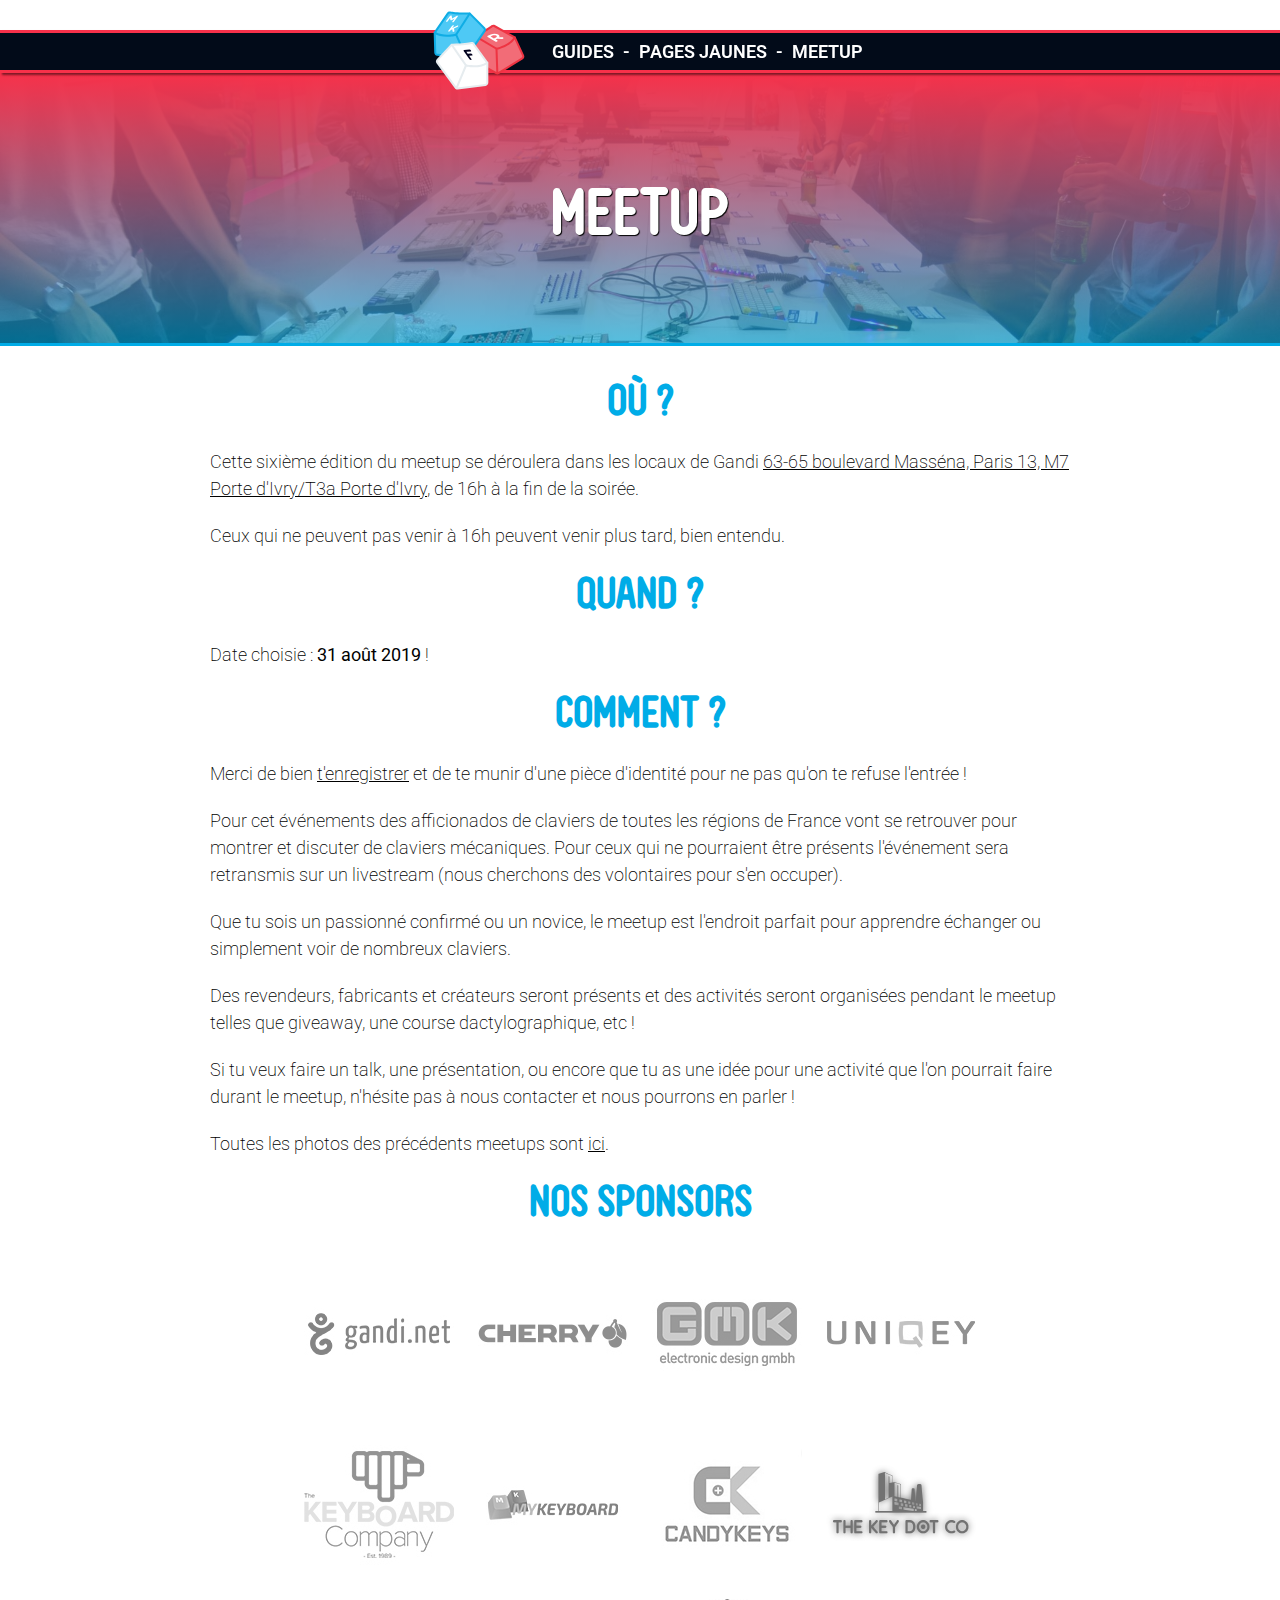
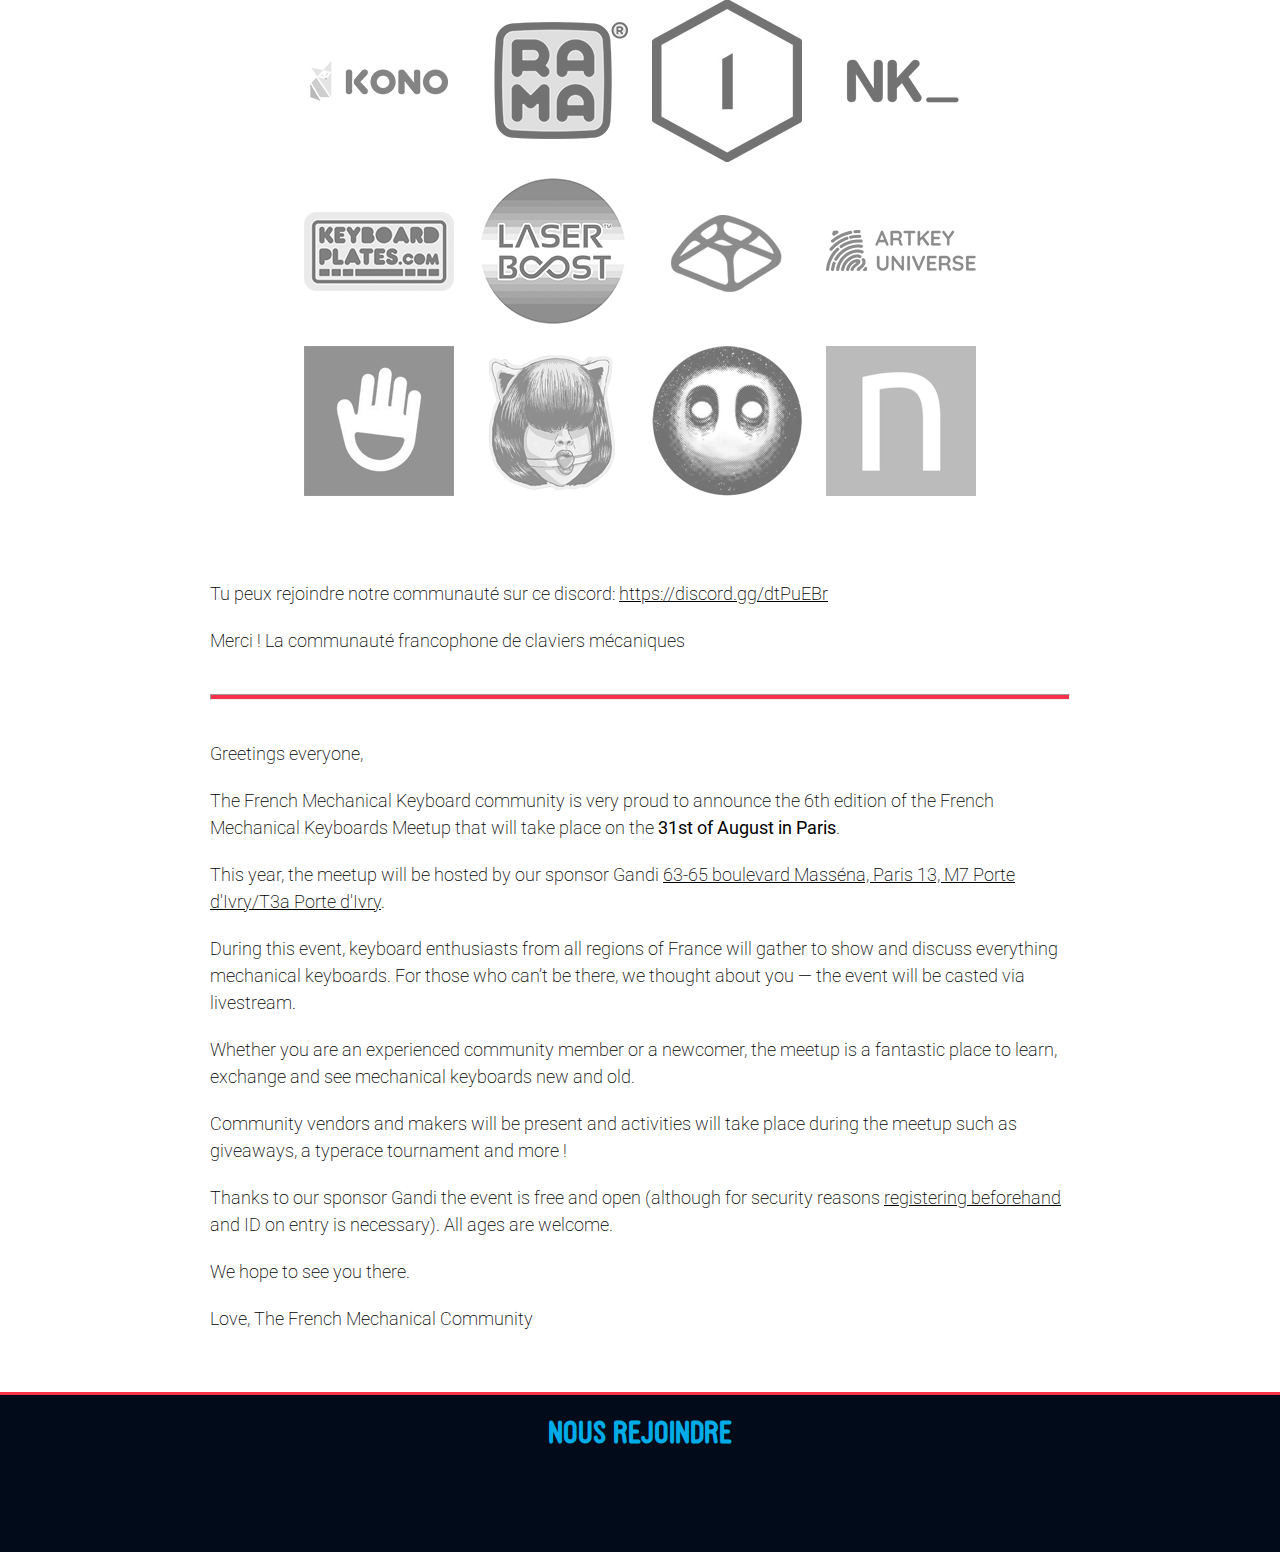
<file: meetup/index.html>
<!DOCTYPE html>
<html>
  <head>
    <meta charset="utf-8">
<title>Mechanical Keyboards - France - Meetup</title>
<meta name="viewport" content="width=device-width, initial-scale=1">
<link rel="stylesheet" href="/style.css">

<link href="https://fonts.googleapis.com/css?family=Roboto:300,400,700&display=swap" rel="stylesheet">
<link rel="stylesheet" href="https://cdnjs.cloudflare.com/ajax/libs/font-awesome/5.9.0/css/all.min.css" integrity="sha256-UzFD2WYH2U1dQpKDjjZK72VtPeWP50NoJjd26rnAdUI=" crossorigin="anonymous"/>
<meta name="theme-color" content="#00ACE7">

<!--Twitter Card-->
<meta name="twitter:card" content="summary">


<meta name="twitter:url" content="https://claviers-mecaniques.fr/meetup/">
<meta name="twitter:title" content="Meetup">

<meta name="twitter:image" content="https://claviers-mecaniques.fr/assets/img/MKFR_Logo-white.png">

<!--Schema-->
<link rel="author" href="https://claviers-mecaniques.fr">
<link rel="publisher" href="https://claviers-mecaniques.fr">
<meta itemprop="name" content="Meetup">

<meta itemprop="image" content="https://claviers-mecaniques.fr/assets/img/MKFR_Logo-white.png">

<!-- Facebook OpenGraph -->
<meta property="og:url" content="https://claviers-mecaniques.fr/meetup/" />

<meta property="og:type" content="article" />

<meta property="og:locale" content="fr_FR" />
<meta property="og:title" content="Mechanical Keyboards - France - Meetup" />
<meta property="og:description" content="Mechanical Keyboards - France - Meetup" />
<meta property="og:image" content="https://claviers-mecaniques.fr/assets/img/MKFR_Logo-white.png" />
<meta property="og:site_name" content="Mechanical Keyboards - France">
<meta property="article:author" content="https://claviers-mecaniques.fr">

  </head>
  <body>
     <header>
<nav>
  <ul class="nav">
      <li class="nav-item">
          <a href="/">
            <svg viewBox="0 0 600 600" xmlns="http://www.w3.org/2000/svg" fill-rule="evenodd" clip-rule="evenodd" stroke-linejoin="round" stroke-miterlimit="1.41421"><g fill-rule="nonzero"><path d="M402.039 425.275l119.539-73.534c4.541-2.793 6.285-8.534 4.065-13.38l-40.317-88.032c-.931-2.033-2.485-3.718-4.436-4.812l-99.145-55.54c-3.69-2.067-8.267-1.744-11.604.853-9.641 7.503-33.709 24.146-81.775 46.464-2.622 1.218-4.628 3.467-5.547 6.208l-31.514 93.962c-1.614 4.813.428 10.094 4.86 12.568l135.204 75.469c3.335 1.862 7.417 1.776 10.67-.226z" fill="#f26c77"/><path d="M376.574 193.701c-1.18 0-2.348.384-3.315 1.137-10.274 7.996-34.688 24.744-82.755 47.061-1.348.627-2.396 1.799-2.87 3.216l-31.516 93.963c-.835 2.496.224 5.237 2.522 6.52l135.204 75.469c1.729.964 3.85.92 5.534-.117l119.54-73.534c2.352-1.446 3.258-4.43 2.108-6.941l-40.317-88.031c-.486-1.062-1.281-1.925-2.301-2.497l-99.146-55.54c-.843-.473-1.77-.706-2.688-.706zm19.937 238.214c-2.624 0-5.25-.658-7.618-1.98L253.69 354.466c-6.561-3.663-9.589-11.493-7.2-18.617l31.515-93.962c1.356-4.048 4.354-7.402 8.223-9.199 47.153-21.894 70.859-38.134 80.794-45.865 4.952-3.854 11.706-4.356 17.203-1.277l99.147 55.541c2.911 1.631 5.183 4.096 6.572 7.128l40.317 88.031c3.282 7.168.695 15.689-6.021 19.82L404.7 429.6c-2.505 1.541-5.346 2.315-8.189 2.315z" fill="#ee3442"/><path d="M392.457 308.835c-.91 0-1.811-.244-2.603-.718l-108.19-64.573c-2.407-1.437-3.194-4.554-1.758-6.963 1.439-2.408 4.555-3.195 6.964-1.757l106.443 63.53c10.723-2.57 64.481-17.068 86.211-53.743 1.431-2.413 4.548-3.205 6.957-1.78 2.413 1.43 3.209 4.544 1.78 6.957-26.384 44.533-92.008 58.377-94.788 58.944-.337.069-.677.103-1.016.103z" fill="#ee3442"/><path d="M397.532 303.581c-.096-2.802-2.447-4.973-5.25-4.899-2.803.097-4.996 2.448-4.9 5.251l4.209 121.747c.095 2.743 2.349 4.902 5.073 4.902.059 0 .119-.001.178-.003 2.803-.097 4.996-2.447 4.9-5.251l-4.21-121.747z" fill="#ee3442"/><path d="M391.141 238.003c1.975 1.17 3.025 2.651 2.957 4.17-.082 1.796-1.701 3.574-4.442 4.877l-10.176 4.841-16.46-9.748 9.295-4.422c5.612-2.669 14.058-2.543 18.826.282zm35.503 10.76c-.967-1.174-2.957-1.928-5.323-2.018l-15.561-.322c1.278-1.985 1.758-4.096 1.396-6.174-.519-2.954-2.693-5.641-6.287-7.77-9.299-5.507-25.774-5.747-36.727-.54l-14.98 7.127c-1.52.722-2.422 1.801-2.475 2.957-.048 1.035.568 1.986 1.734 2.677l38.142 22.591c1.197.71 2.831 1.067 4.503 1.067 1.541 0 3.116-.304 4.409-.919 1.52-.723 2.423-1.801 2.475-2.959.047-1.035-.569-1.986-1.735-2.677l-7.681-4.548 7.219-3.434 24.333.568c1.681.063 3.37-.262 4.736-.911 1.414-.673 2.28-1.604 2.439-2.622.114-.74-.098-1.464-.617-2.093z" fill="#fff"/><path d="M235.786 346.457L96.029 333.618c-5.308-.487-9.419-4.857-9.581-10.185l-2.944-96.78c-.068-2.236.576-4.435 1.84-6.281l64.194-93.776c2.39-3.489 6.634-5.231 10.777-4.385 11.97 2.445 40.925 6.676 93.902 5.342 2.89-.073 5.686 1.052 7.726 3.1l69.944 70.214c3.583 3.596 4.096 9.234 1.222 13.419l-87.66 127.637c-2.163 3.149-5.859 4.883-9.663 4.534z" fill="#4ec9f5"/><path d="M236.252 341.4c1.975.183 3.89-.72 5.01-2.351l87.662-127.638c1.489-2.169 1.222-5.096-.635-6.959l-69.944-70.214c-1.056-1.06-2.502-1.656-4-1.609-52.954 1.336-82.286-2.837-95.046-5.443-2.132-.437-4.324.457-5.571 2.279L89.535 223.24c-.66.964-.99 2.091-.955 3.258l2.944 96.781c.083 2.759 2.22 5.031 4.969 5.283L236.252 341.4zm.498 10.179c-.474 0-.95-.022-1.428-.066L95.564 338.676c-7.851-.722-13.952-7.208-14.192-15.089l-2.944-96.78c-.101-3.333.841-6.549 2.725-9.303l64.196-93.776c3.559-5.201 9.83-7.753 15.983-6.492 12.336 2.52 40.789 6.551 92.758 5.24 4.264-.095 8.437 1.568 11.451 4.595l69.943 70.212c5.303 5.323 6.066 13.682 1.812 19.877l-87.662 127.638c-2.928 4.264-7.769 6.781-12.884 6.781z" fill="#0fade5"/><path d="M145.168 243.731c-25.888 0-48.077-5.571-64.534-16.26-2.352-1.528-3.02-4.673-1.492-7.024s4.672-3.02 7.024-1.493c20.525 13.33 47.264 15.233 66.081 14.477 16.64-.666 30.218-3.472 35.025-4.579l67.189-104.177c1.52-2.357 4.664-3.034 7.019-1.516 2.358 1.521 3.036 4.664 1.516 7.02l-68.29 105.883c-.685 1.065-1.745 1.834-2.969 2.158-.686.181-17.041 4.45-38.85 5.35-2.606.108-5.183.161-7.719.161z" fill="#0fade5"/><path d="M190.439 233.31l50.814 112.182" fill="#4ec9f5"/><path d="M241.256 350.571c-1.933 0-3.779-1.11-4.629-2.984l-50.814-112.181c-1.156-2.555-.024-5.564 2.531-6.721 2.554-1.157 5.562-.025 6.721 2.53l50.814 112.181c1.156 2.555.024 5.564-2.53 6.721-.681.308-1.392.454-2.093.454z" fill="#0fade5"/><path d="M161.816 159.732c.185 1.111 1.194 1.836 2.696 1.942 1.244.085 2.766-.299 4.078-1.032l13.859-7.866-10.836 14.481c-.894 1.196-.684 2.124-.48 2.571.375.818 1.259 1.316 2.491 1.403.124.008.25.012.378.012 2.056 0 4.448-1.112 5.59-2.641l19.16-25.604c.564-.753.753-1.56.534-2.272-.201-.655-.731-1.16-1.471-1.413-1.401-.522-3.433-.213-5.186.786l-22.176 12.578-2.074-13.818c-.075-.535-.355-.999-.808-1.341-.711-.536-1.806-.73-3.07-.552-1.828.232-3.759 1.268-4.697 2.52l-19.16 25.605c-.895 1.195-.685 2.124-.48 2.571.375.819 1.26 1.317 2.489 1.402 2.14.156 4.757-1.004 5.971-2.628l11.866-15.857 1.326 9.153zM201.058 188.577c-1.04-1.467-3.815-1.284-5.897-.258l-24.116 11.87 7.703-10.294c.643-.859.805-1.75.458-2.509-.379-.83-1.289-1.336-2.559-1.426-2.129-.14-4.739.987-5.935 2.585l-19.16 25.604c-.895 1.197-.686 2.124-.481 2.572.375.818 1.259 1.316 2.49 1.402 2.196.163 4.792-.973 6.027-2.623l3.591-4.8 7.812-3.85 2.117 10.935c.098.572.436 1.049.983 1.38.539.327 1.261.493 2.072.493.688 0 1.441-.12 2.194-.362 2.503-.842 4.217-2.696 3.991-4.313l-2.472-12.503 18.71-9.22c1.55-.786 2.613-1.923 2.842-3.041.128-.624-.016-1.223-.37-1.642zM197.985 501.926l139.302-17.08c5.291-.649 9.267-5.143 9.267-10.473v-96.825c0-2.237-.71-4.416-2.03-6.222l-67.015-91.78c-2.493-3.416-6.789-5.028-10.905-4.056-11.889 2.807-40.702 7.917-93.695 8.193-2.892.016-5.652 1.226-7.629 3.334l-67.777 72.308c-3.472 3.704-3.814 9.355-.814 13.45l91.5 124.913c2.258 3.082 6.004 4.703 9.796 4.238z" fill="#fff"/><path d="M269.009 280.287c-.412 0-.827.047-1.238.144-12.671 2.993-41.841 8.054-94.836 8.331-1.487.007-2.927.638-3.951 1.729l-67.776 72.307c-1.799 1.919-1.978 4.854-.422 6.977l91.499 124.912c1.17 1.598 3.119 2.443 5.083 2.199l139.302-17.081c2.74-.336 4.806-2.671 4.806-5.432v-96.825c0-1.169-.364-2.285-1.051-3.226l-67.018-91.782c-1.048-1.436-2.689-2.253-4.398-2.253zm-71.024 221.639h.014-.014zm-1.281 5.156c-4.942.001-9.65-2.349-12.611-6.393L92.592 375.777c-4.44-6.063-3.932-14.443 1.206-19.925l67.777-72.307c2.924-3.117 7.045-4.917 11.308-4.939 51.988-.272 80.303-5.165 92.553-8.059 6.109-1.443 12.458.914 16.175 6.005l67.016 91.78c1.965 2.692 3.005 5.878 3.005 9.216v96.825c0 7.884-5.901 14.553-13.727 15.513l-139.302 17.081c-.635.078-1.268.115-1.899.115z" fill="#e6ecef"/><path d="M279.802 396.577c-.692 0-1.386-.003-2.083-.011-21.827-.236-38.305-4.006-38.996-4.167-1.233-.286-2.315-1.023-3.033-2.066l-71.477-103.757c-1.591-2.31-1.009-5.472 1.301-7.063 2.309-1.589 5.472-1.009 7.061 1.302l70.327 102.086c4.839.959 18.494 3.352 35.147 3.512 18.813.189 45.499-2.53 65.61-16.48 2.305-1.596 5.469-1.026 7.067 1.279 1.599 2.304 1.026 5.468-1.277 7.067-17.284 11.987-41.33 18.298-69.647 18.298z" fill="#e6ecef"/><path d="M192.89 505.247c-.652 0-1.313-.126-1.952-.392-2.589-1.079-3.813-4.052-2.734-6.641l46.981-112.715c1.08-2.589 4.055-3.811 6.641-2.733 2.588 1.079 3.812 4.052 2.732 6.641l-46.98 112.715c-.813 1.95-2.7 3.125-4.688 3.125z" fill="#e6ecef"/><path d="M271.571 331.982c-1.712-2.455-5.117-4.279-7.546-4.077l-15.209 1.281-6.9-9.909 21.178-1.785c1.234-.104 2.149-.661 2.576-1.568.511-1.087.235-2.528-.759-3.954-1.711-2.457-5.031-4.225-7.565-4.003l-26.528 2.237c-1.198.101-2.09.649-2.511 1.545-.513 1.092-.236 2.539.761 3.971l28.427 40.815c1.618 2.325 4.651 4.026 7.085 4.026.141 0 .278-.006.413-.017 1.215-.103 2.122-.663 2.551-1.579.516-1.097.247-2.534-.735-3.944L255.45 338.71l14.373-1.211c1.197-.101 2.088-.65 2.509-1.545.513-1.093.236-2.54-.761-3.972z" fill="#00011d"/></g></svg>
          </a>
        </li>
    <li class="nav-item">
      <a href="/guides/les-bases">Guides</a>
    </li>
    
   
    <li class="nav-item">
      <a href="/pages-jaunes">Pages Jaunes</a>
    </li>
    <li class="nav-item">
      <a href="/meetup">Meetup</a>
    </li>
  </ul>
</nav>
 </header>
    <main class="tmpl-page">
      <div class="page-header">
  <div class="page-header__img">
    <div class="parallax" style="background-image:url('/img/meetup-banner.jpg')" ></div>
  </div>
  <h1>Meetup</h1>
</div>
<section class="narrow">
  
  <style>
  body{
    background-color:white;
  }
  p{
    color:black;
  }
  a{
    color:black;
  }
  img.sponsor{
    filter: grayscale(100%);
    transition: all .2s ease-in-out;
    opacity: 0.55;
  }
  img.sponsor:hover{
    filter: grayscale(0%);
    opacity: 1;
    transform: scale(1.1);
  }
</style>
<h2>Où ?</h2>
<p>Cette sixième édition du meetup se déroulera dans les locaux de Gandi <a href="https://goo.gl/maps/mJDh2vowtymbvQDA9/">63-65 boulevard Masséna, Paris 13, M7 Porte d'Ivry/T3a Porte d'Ivry</a>, de 16h à la fin de la soirée.</p>
<p>Ceux qui ne peuvent pas venir à 16h peuvent venir plus tard, bien entendu.</p>
<h2>Quand ?</h2>
<p>Date choisie : <strong>31 août 2019</strong> !</p>
<h2>Comment ?</h2>
<p>Merci de bien <a href="https://www.meetup.com/fr-FR/Mechanical-Keyboards-France/events/263334528/">t'enregistrer</a> et de te munir d'une pièce d'identité pour ne pas qu'on te refuse l'entrée !</p>
<p>Pour cet événements des afficionados de claviers de toutes les régions de France vont se retrouver pour montrer et discuter de claviers mécaniques. Pour ceux qui ne pourraient être présents l'événement sera retransmis sur un livestream (nous cherchons des volontaires pour s'en occuper).</p>
<p>Que tu sois un passionné confirmé ou un novice, le meetup est l'endroit parfait pour apprendre échanger ou simplement voir de nombreux claviers.</p>
<p>Des revendeurs, fabricants et créateurs seront présents et des activités seront organisées pendant le meetup telles que giveaway, une course dactylographique, etc !</p>
<p>Si tu veux faire un talk, une présentation, ou encore que tu as une idée pour une activité que l'on pourrait faire durant le meetup, n'hésite pas à nous contacter et nous pourrons en parler !</p>
<p>Toutes les photos des précédents meetups sont <a href="https://www.meetup.com/Mechanical-Keyboards-Paris/photos/">ici</a>.</p>
<h2>Nos sponsors</h2>
<div class="sponsors">
  <ul>
    <li><a target="_blank" href="https://www.gandi.net/fr"><img class="sponsor" src="/img/sponsors/gandi.jpg" alt="Gandi"></a></li>
    <li><a target="_blank" href="https://www.cherry.fr/"><img class="sponsor" src="/img/sponsors/cherry.jpg" alt="Cherry"></a></li>
    <li><a target="_blank" href="https://www.gmk-electronic-design.de/en/"><img class="sponsor" src="/img/sponsors/gmk.jpg" alt="GMK Eletrocnic Design"></a></li>
    <li><a target="_blank" href="https://uniqey.net/en/"><img class="sponsor" src="/img/sponsors/uniquey.jpg" alt="Uniqey"></a></li>
    <li><a target="_blank" href="https://www.keyboardco.com/"><img class="sponsor" src="/img/sponsors/keyboardcompany.jpg" alt="The keyboard Company"></a></li>
    <li><a target="_blank" href="https://mykeyboard.eu/"><img class="sponsor" src="/img/sponsors/mykb.jpg" alt="My Keyboards"></a></li>
    <li><a target="_blank" href="https://candykeys.com/"><img class="sponsor" src="/img/sponsors/candykeys.jpg" alt="Candy Keys"></a></li>
    <li><a target="_blank" href="https://thekey.company/"><img class="sponsor" src="/img/sponsors/keydotco.jpg" alt="The Key Company"></a></li>
    <li><a target="_blank" href="https://kono.store/"><img class="sponsor" src="/img/sponsors/kono.jpg" alt="Kono"></a></li>
    <li><a target="_blank" href="https://rama.works/"><img class="sponsor" src="/img/sponsors/rama.jpg" alt="Rama Works"></a></li>
    <li><a target="_blank" href="https://gamers-industry.com/categorie-produit/peripheriques-pc/clavier-mecanique/"><img class="sponsor" src="/img/sponsors/gamersIndustry.jpg" alt="Gamers Industry"></a></li>
    <li><a target="_blank" href="https://novelkeys.xyz/"><img class="sponsor" src="/img/sponsors/nk_compact.jpg" alt="NovelKeys"></a></li>
    <li><a target="_blank" href="https://www.keyboardplates.com"><img class="sponsor" src="/img/sponsors/keyboardplates.jpg" alt="Keyboard Plates"></a></li>
    <li><a target="_blank" href="https://www.laserboost.com/"><img class="sponsor" src="/img/sponsors/laserboost.jpg" alt="Laser Boost"></a></li>
    <li><a target="_blank" href="https://www.qlavier.com/"><img class="sponsor" src="/img/sponsors/qlavier.jpg" alt="Qlavier"></a></li>
    <li><a target="_blank" href="https://artkeyuniverse.com/"><img class="sponsor" src="/img/sponsors/artkey.jpg" alt="Art Key Universe"></a></li>
    <li><a target="_blank" href="https://www.jellykey.com/"><img class="sponsor" src="/img/sponsors/jellykey.jpg" alt="JellyKey"></a></li>
    <li><a target="_blank" href="https://www.instagram.com/wildstory.caps/"><img class="sponsor" src="/img/sponsors/wildstorycaps.jpg" alt="wildstory caps"></a></li>
    <li><a target="_blank" href="https://www.instagram.com/ritualmaster"><img class="sponsor" src="/img/sponsors/ritualMaster.jpg" alt="ritual master"></a></li>
    <li><a target="_blank" href="https://numberly.com/fr/"><img class="sponsor" src="/img/sponsors/numberly.jpg" alt="numberly"></a></li>
  </ul>
</div>
<ul>
<li>Numberly - cartons, badges</li>
<li>Toi ou ton entreprise ? Contacte-moi !</li>
</ul>
<p>Tu peux rejoindre notre communauté sur ce discord: <a href="https://discord.gg/dtPuEBr">https://discord.gg/dtPuEBr</a></p>
<p>Merci !
La communauté francophone de claviers mécaniques</p>
<hr>
<p>Greetings everyone,</p>
<p>The French Mechanical Keyboard community is very proud to announce the 6th edition of the French Mechanical Keyboards Meetup that will take place on the <strong>31st of August in Paris</strong>.</p>
<p>This year, the meetup will be hosted by our sponsor Gandi <a href="https://goo.gl/maps/mJDh2vowtymbvQDA9/">63-65 boulevard Masséna, Paris 13, M7 Porte d'Ivry/T3a Porte d'Ivry</a>.</p>
<p>During this event, keyboard enthusiasts from all regions of France will gather to show and discuss everything mechanical keyboards. For those who can’t be there, we thought about you — the event will be casted via livestream.</p>
<p>Whether you are an experienced community member or a newcomer, the meetup is a fantastic place to learn, exchange and see mechanical keyboards new and old.</p>
<p>Community vendors and makers will be present and activities will take place during the meetup such as giveaways, a typerace tournament and more !</p>
<p>Thanks to our sponsor Gandi the event is free and open (although for security reasons <a href="https://www.meetup.com/fr-FR/Mechanical-Keyboards-France/events/263334528/">registering beforehand</a> and ID on entry is necessary). All ages are welcome.</p>
<p>We hope to see you there.</p>
<p>Love,
The French Mechanical Community</p>

</section>

    </main>
    <footer>
  <div class="narrow">
        <h3>Nous rejoindre</h3>

    <div class="footer__social">
      <a href="https://discord.gg/dtPuEBr" target="_blank" aria-label="Nous rejoindre sur Discord">
        <i class="fab fa-discord"></i>
      </a>
      <a href="https://twitter.com/mkbdfr" target="_blank" aria-label="Nous suivre sur Twitter">
            <i class="fab fa-twitter"></i>
          </a>
      <a href="https://www.facebook.com/groups/291762867913654/" target="_blank" aria-label="Nous rejoindre sur Facebook">
        <i class="fab fa-facebook-square"></i>
      </a>
      <a href="https://www.instagram.com/mkbdfr/" target="_blank" aria-label="Nous suivre sur Instagram">
            <i class="fab fa-instagram"></i>
          </a>
      <a href="https://www.meetup.com/Mechanical-Keyboards-Paris" target="_blank" aria-label="Nous rejoindre sur Meetup">
        <i class="fab fa-meetup"></i>
      </a>
      <a href="https://github.com/mkbdfr" target="_blank" aria-label="Nous rejoindre sur Github">
        <i class="fab fa-github"></i>
      </a>
    </div>
  </div>
</footer>

    
  </body>
</html>
</file>
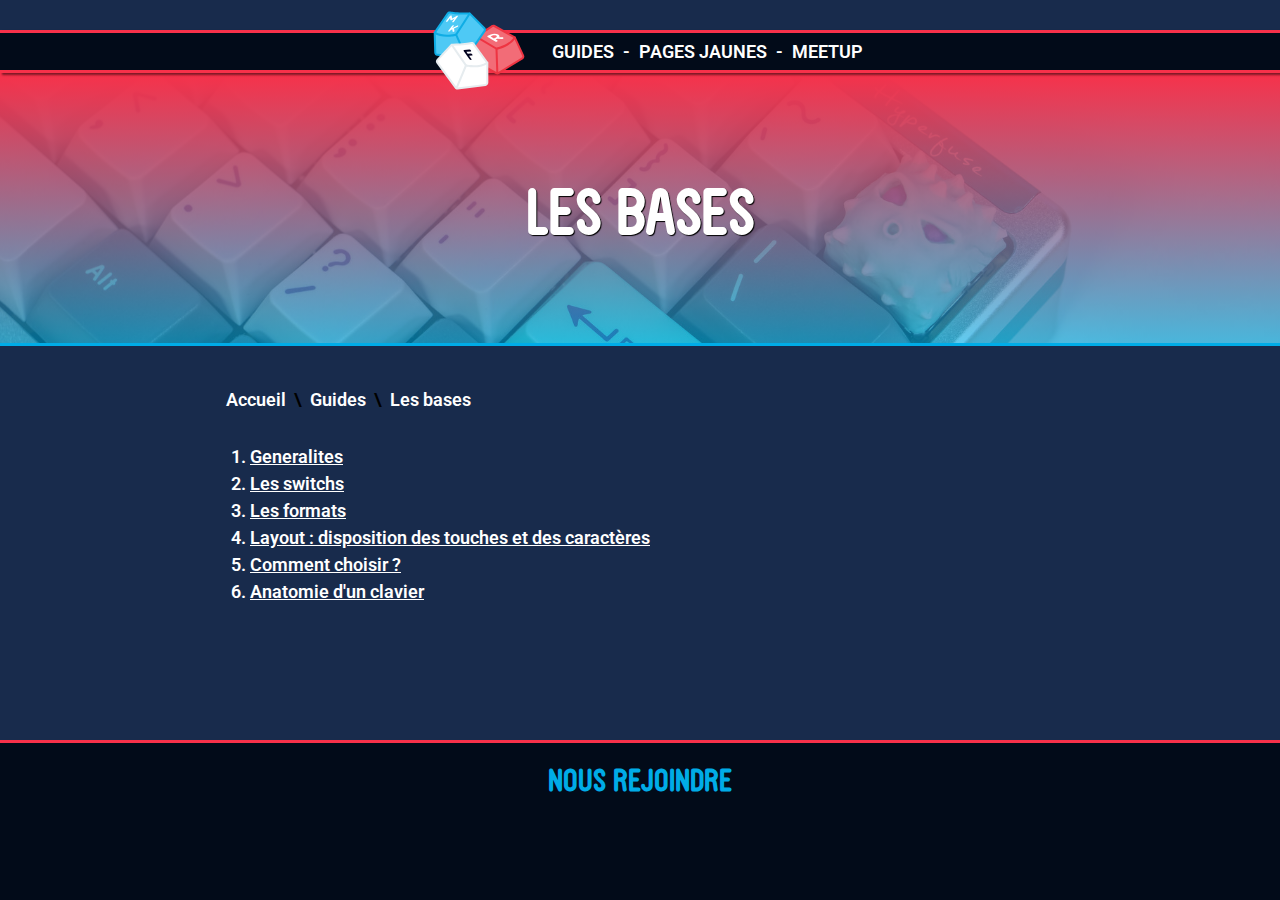
<file: guides/les-bases/index.html>
<!DOCTYPE html>
<html>
  <head>
    <meta charset="utf-8">
<title>Mechanical Keyboards - France - Les bases</title>
<meta name="viewport" content="width=device-width, initial-scale=1">
<link rel="stylesheet" href="/style.css">

<link href="https://fonts.googleapis.com/css?family=Roboto:300,400,700&display=swap" rel="stylesheet">
<link rel="stylesheet" href="https://cdnjs.cloudflare.com/ajax/libs/font-awesome/5.9.0/css/all.min.css" integrity="sha256-UzFD2WYH2U1dQpKDjjZK72VtPeWP50NoJjd26rnAdUI=" crossorigin="anonymous"/>
<meta name="theme-color" content="#00ACE7">

<!--Twitter Card-->
<meta name="twitter:card" content="summary">


<meta name="twitter:url" content="https://claviers-mecaniques.fr/guides/les-bases/">
<meta name="twitter:title" content="Les bases">

<meta name="twitter:image" content="https://claviers-mecaniques.fr/assets/img/MKFR_Logo-white.png">

<!--Schema-->
<link rel="author" href="https://claviers-mecaniques.fr">
<link rel="publisher" href="https://claviers-mecaniques.fr">
<meta itemprop="name" content="Les bases">

<meta itemprop="image" content="https://claviers-mecaniques.fr/assets/img/MKFR_Logo-white.png">

<!-- Facebook OpenGraph -->
<meta property="og:url" content="https://claviers-mecaniques.fr/guides/les-bases/" />

<meta property="og:type" content="article" />

<meta property="og:locale" content="fr_FR" />
<meta property="og:title" content="Mechanical Keyboards - France - Les bases" />
<meta property="og:description" content="Mechanical Keyboards - France - Les bases" />
<meta property="og:image" content="https://claviers-mecaniques.fr/assets/img/MKFR_Logo-white.png" />
<meta property="og:site_name" content="Mechanical Keyboards - France">
<meta property="article:author" content="https://claviers-mecaniques.fr">

  </head>
  <body>
     <header>
<nav>
  <ul class="nav">
      <li class="nav-item">
          <a href="/">
            <svg viewBox="0 0 600 600" xmlns="http://www.w3.org/2000/svg" fill-rule="evenodd" clip-rule="evenodd" stroke-linejoin="round" stroke-miterlimit="1.41421"><g fill-rule="nonzero"><path d="M402.039 425.275l119.539-73.534c4.541-2.793 6.285-8.534 4.065-13.38l-40.317-88.032c-.931-2.033-2.485-3.718-4.436-4.812l-99.145-55.54c-3.69-2.067-8.267-1.744-11.604.853-9.641 7.503-33.709 24.146-81.775 46.464-2.622 1.218-4.628 3.467-5.547 6.208l-31.514 93.962c-1.614 4.813.428 10.094 4.86 12.568l135.204 75.469c3.335 1.862 7.417 1.776 10.67-.226z" fill="#f26c77"/><path d="M376.574 193.701c-1.18 0-2.348.384-3.315 1.137-10.274 7.996-34.688 24.744-82.755 47.061-1.348.627-2.396 1.799-2.87 3.216l-31.516 93.963c-.835 2.496.224 5.237 2.522 6.52l135.204 75.469c1.729.964 3.85.92 5.534-.117l119.54-73.534c2.352-1.446 3.258-4.43 2.108-6.941l-40.317-88.031c-.486-1.062-1.281-1.925-2.301-2.497l-99.146-55.54c-.843-.473-1.77-.706-2.688-.706zm19.937 238.214c-2.624 0-5.25-.658-7.618-1.98L253.69 354.466c-6.561-3.663-9.589-11.493-7.2-18.617l31.515-93.962c1.356-4.048 4.354-7.402 8.223-9.199 47.153-21.894 70.859-38.134 80.794-45.865 4.952-3.854 11.706-4.356 17.203-1.277l99.147 55.541c2.911 1.631 5.183 4.096 6.572 7.128l40.317 88.031c3.282 7.168.695 15.689-6.021 19.82L404.7 429.6c-2.505 1.541-5.346 2.315-8.189 2.315z" fill="#ee3442"/><path d="M392.457 308.835c-.91 0-1.811-.244-2.603-.718l-108.19-64.573c-2.407-1.437-3.194-4.554-1.758-6.963 1.439-2.408 4.555-3.195 6.964-1.757l106.443 63.53c10.723-2.57 64.481-17.068 86.211-53.743 1.431-2.413 4.548-3.205 6.957-1.78 2.413 1.43 3.209 4.544 1.78 6.957-26.384 44.533-92.008 58.377-94.788 58.944-.337.069-.677.103-1.016.103z" fill="#ee3442"/><path d="M397.532 303.581c-.096-2.802-2.447-4.973-5.25-4.899-2.803.097-4.996 2.448-4.9 5.251l4.209 121.747c.095 2.743 2.349 4.902 5.073 4.902.059 0 .119-.001.178-.003 2.803-.097 4.996-2.447 4.9-5.251l-4.21-121.747z" fill="#ee3442"/><path d="M391.141 238.003c1.975 1.17 3.025 2.651 2.957 4.17-.082 1.796-1.701 3.574-4.442 4.877l-10.176 4.841-16.46-9.748 9.295-4.422c5.612-2.669 14.058-2.543 18.826.282zm35.503 10.76c-.967-1.174-2.957-1.928-5.323-2.018l-15.561-.322c1.278-1.985 1.758-4.096 1.396-6.174-.519-2.954-2.693-5.641-6.287-7.77-9.299-5.507-25.774-5.747-36.727-.54l-14.98 7.127c-1.52.722-2.422 1.801-2.475 2.957-.048 1.035.568 1.986 1.734 2.677l38.142 22.591c1.197.71 2.831 1.067 4.503 1.067 1.541 0 3.116-.304 4.409-.919 1.52-.723 2.423-1.801 2.475-2.959.047-1.035-.569-1.986-1.735-2.677l-7.681-4.548 7.219-3.434 24.333.568c1.681.063 3.37-.262 4.736-.911 1.414-.673 2.28-1.604 2.439-2.622.114-.74-.098-1.464-.617-2.093z" fill="#fff"/><path d="M235.786 346.457L96.029 333.618c-5.308-.487-9.419-4.857-9.581-10.185l-2.944-96.78c-.068-2.236.576-4.435 1.84-6.281l64.194-93.776c2.39-3.489 6.634-5.231 10.777-4.385 11.97 2.445 40.925 6.676 93.902 5.342 2.89-.073 5.686 1.052 7.726 3.1l69.944 70.214c3.583 3.596 4.096 9.234 1.222 13.419l-87.66 127.637c-2.163 3.149-5.859 4.883-9.663 4.534z" fill="#4ec9f5"/><path d="M236.252 341.4c1.975.183 3.89-.72 5.01-2.351l87.662-127.638c1.489-2.169 1.222-5.096-.635-6.959l-69.944-70.214c-1.056-1.06-2.502-1.656-4-1.609-52.954 1.336-82.286-2.837-95.046-5.443-2.132-.437-4.324.457-5.571 2.279L89.535 223.24c-.66.964-.99 2.091-.955 3.258l2.944 96.781c.083 2.759 2.22 5.031 4.969 5.283L236.252 341.4zm.498 10.179c-.474 0-.95-.022-1.428-.066L95.564 338.676c-7.851-.722-13.952-7.208-14.192-15.089l-2.944-96.78c-.101-3.333.841-6.549 2.725-9.303l64.196-93.776c3.559-5.201 9.83-7.753 15.983-6.492 12.336 2.52 40.789 6.551 92.758 5.24 4.264-.095 8.437 1.568 11.451 4.595l69.943 70.212c5.303 5.323 6.066 13.682 1.812 19.877l-87.662 127.638c-2.928 4.264-7.769 6.781-12.884 6.781z" fill="#0fade5"/><path d="M145.168 243.731c-25.888 0-48.077-5.571-64.534-16.26-2.352-1.528-3.02-4.673-1.492-7.024s4.672-3.02 7.024-1.493c20.525 13.33 47.264 15.233 66.081 14.477 16.64-.666 30.218-3.472 35.025-4.579l67.189-104.177c1.52-2.357 4.664-3.034 7.019-1.516 2.358 1.521 3.036 4.664 1.516 7.02l-68.29 105.883c-.685 1.065-1.745 1.834-2.969 2.158-.686.181-17.041 4.45-38.85 5.35-2.606.108-5.183.161-7.719.161z" fill="#0fade5"/><path d="M190.439 233.31l50.814 112.182" fill="#4ec9f5"/><path d="M241.256 350.571c-1.933 0-3.779-1.11-4.629-2.984l-50.814-112.181c-1.156-2.555-.024-5.564 2.531-6.721 2.554-1.157 5.562-.025 6.721 2.53l50.814 112.181c1.156 2.555.024 5.564-2.53 6.721-.681.308-1.392.454-2.093.454z" fill="#0fade5"/><path d="M161.816 159.732c.185 1.111 1.194 1.836 2.696 1.942 1.244.085 2.766-.299 4.078-1.032l13.859-7.866-10.836 14.481c-.894 1.196-.684 2.124-.48 2.571.375.818 1.259 1.316 2.491 1.403.124.008.25.012.378.012 2.056 0 4.448-1.112 5.59-2.641l19.16-25.604c.564-.753.753-1.56.534-2.272-.201-.655-.731-1.16-1.471-1.413-1.401-.522-3.433-.213-5.186.786l-22.176 12.578-2.074-13.818c-.075-.535-.355-.999-.808-1.341-.711-.536-1.806-.73-3.07-.552-1.828.232-3.759 1.268-4.697 2.52l-19.16 25.605c-.895 1.195-.685 2.124-.48 2.571.375.819 1.26 1.317 2.489 1.402 2.14.156 4.757-1.004 5.971-2.628l11.866-15.857 1.326 9.153zM201.058 188.577c-1.04-1.467-3.815-1.284-5.897-.258l-24.116 11.87 7.703-10.294c.643-.859.805-1.75.458-2.509-.379-.83-1.289-1.336-2.559-1.426-2.129-.14-4.739.987-5.935 2.585l-19.16 25.604c-.895 1.197-.686 2.124-.481 2.572.375.818 1.259 1.316 2.49 1.402 2.196.163 4.792-.973 6.027-2.623l3.591-4.8 7.812-3.85 2.117 10.935c.098.572.436 1.049.983 1.38.539.327 1.261.493 2.072.493.688 0 1.441-.12 2.194-.362 2.503-.842 4.217-2.696 3.991-4.313l-2.472-12.503 18.71-9.22c1.55-.786 2.613-1.923 2.842-3.041.128-.624-.016-1.223-.37-1.642zM197.985 501.926l139.302-17.08c5.291-.649 9.267-5.143 9.267-10.473v-96.825c0-2.237-.71-4.416-2.03-6.222l-67.015-91.78c-2.493-3.416-6.789-5.028-10.905-4.056-11.889 2.807-40.702 7.917-93.695 8.193-2.892.016-5.652 1.226-7.629 3.334l-67.777 72.308c-3.472 3.704-3.814 9.355-.814 13.45l91.5 124.913c2.258 3.082 6.004 4.703 9.796 4.238z" fill="#fff"/><path d="M269.009 280.287c-.412 0-.827.047-1.238.144-12.671 2.993-41.841 8.054-94.836 8.331-1.487.007-2.927.638-3.951 1.729l-67.776 72.307c-1.799 1.919-1.978 4.854-.422 6.977l91.499 124.912c1.17 1.598 3.119 2.443 5.083 2.199l139.302-17.081c2.74-.336 4.806-2.671 4.806-5.432v-96.825c0-1.169-.364-2.285-1.051-3.226l-67.018-91.782c-1.048-1.436-2.689-2.253-4.398-2.253zm-71.024 221.639h.014-.014zm-1.281 5.156c-4.942.001-9.65-2.349-12.611-6.393L92.592 375.777c-4.44-6.063-3.932-14.443 1.206-19.925l67.777-72.307c2.924-3.117 7.045-4.917 11.308-4.939 51.988-.272 80.303-5.165 92.553-8.059 6.109-1.443 12.458.914 16.175 6.005l67.016 91.78c1.965 2.692 3.005 5.878 3.005 9.216v96.825c0 7.884-5.901 14.553-13.727 15.513l-139.302 17.081c-.635.078-1.268.115-1.899.115z" fill="#e6ecef"/><path d="M279.802 396.577c-.692 0-1.386-.003-2.083-.011-21.827-.236-38.305-4.006-38.996-4.167-1.233-.286-2.315-1.023-3.033-2.066l-71.477-103.757c-1.591-2.31-1.009-5.472 1.301-7.063 2.309-1.589 5.472-1.009 7.061 1.302l70.327 102.086c4.839.959 18.494 3.352 35.147 3.512 18.813.189 45.499-2.53 65.61-16.48 2.305-1.596 5.469-1.026 7.067 1.279 1.599 2.304 1.026 5.468-1.277 7.067-17.284 11.987-41.33 18.298-69.647 18.298z" fill="#e6ecef"/><path d="M192.89 505.247c-.652 0-1.313-.126-1.952-.392-2.589-1.079-3.813-4.052-2.734-6.641l46.981-112.715c1.08-2.589 4.055-3.811 6.641-2.733 2.588 1.079 3.812 4.052 2.732 6.641l-46.98 112.715c-.813 1.95-2.7 3.125-4.688 3.125z" fill="#e6ecef"/><path d="M271.571 331.982c-1.712-2.455-5.117-4.279-7.546-4.077l-15.209 1.281-6.9-9.909 21.178-1.785c1.234-.104 2.149-.661 2.576-1.568.511-1.087.235-2.528-.759-3.954-1.711-2.457-5.031-4.225-7.565-4.003l-26.528 2.237c-1.198.101-2.09.649-2.511 1.545-.513 1.092-.236 2.539.761 3.971l28.427 40.815c1.618 2.325 4.651 4.026 7.085 4.026.141 0 .278-.006.413-.017 1.215-.103 2.122-.663 2.551-1.579.516-1.097.247-2.534-.735-3.944L255.45 338.71l14.373-1.211c1.197-.101 2.088-.65 2.509-1.545.513-1.093.236-2.54-.761-3.972z" fill="#00011d"/></g></svg>
          </a>
        </li>
    <li class="nav-item">
      <a href="/guides/les-bases">Guides</a>
    </li>
    
   
    <li class="nav-item">
      <a href="/pages-jaunes">Pages Jaunes</a>
    </li>
    <li class="nav-item">
      <a href="/meetup">Meetup</a>
    </li>
  </ul>
</nav>
 </header>
    <main class="tmpl-page">
      <div class="page-header">
  <div class="page-header__img">
    <div class="parallax" style="background-image:url('/img/bg-page.jpg')" ></div>
  </div>
  <h1>Les bases</h1>
</div>
<section class="narrow">
  <ul class="breadcrumb"><li><a href="/">Accueil</a></li><li><a href="/guides">Guides</a></li><li>Les bases</li></ul>
    <ol>
    <li>
      <a href="/guides/les-bases/1-generalites">Generalites</a>
    </li>
    <li>
      <a href="/guides/les-bases/2-switchs">Les switchs</a>
    </li>
    <li>
      <a href="/guides/les-bases/3-formats">Les formats</a>
    </li>
    <li>
      <a href="/guides/les-bases/4-layouts">Layout : disposition des touches et des caractères</a>
    </li>
    <li>
      <a href="/guides/les-bases/5-comment-choisir">Comment choisir ?</a>
    </li>
    <li>
      <a href="/guides/les-bases/6-anatomie">Anatomie d'un clavier</a>
    </li>
  </ol>

</section>

    </main>
    <footer>
  <div class="narrow">
        <h3>Nous rejoindre</h3>

    <div class="footer__social">
      <a href="https://discord.gg/dtPuEBr" target="_blank" aria-label="Nous rejoindre sur Discord">
        <i class="fab fa-discord"></i>
      </a>
      <a href="https://twitter.com/mkbdfr" target="_blank" aria-label="Nous suivre sur Twitter">
            <i class="fab fa-twitter"></i>
          </a>
      <a href="https://www.facebook.com/groups/291762867913654/" target="_blank" aria-label="Nous rejoindre sur Facebook">
        <i class="fab fa-facebook-square"></i>
      </a>
      <a href="https://www.instagram.com/mkbdfr/" target="_blank" aria-label="Nous suivre sur Instagram">
            <i class="fab fa-instagram"></i>
          </a>
      <a href="https://www.meetup.com/Mechanical-Keyboards-Paris" target="_blank" aria-label="Nous rejoindre sur Meetup">
        <i class="fab fa-meetup"></i>
      </a>
      <a href="https://github.com/mkbdfr" target="_blank" aria-label="Nous rejoindre sur Github">
        <i class="fab fa-github"></i>
      </a>
    </div>
  </div>
</footer>

    
  </body>
</html>
</file>
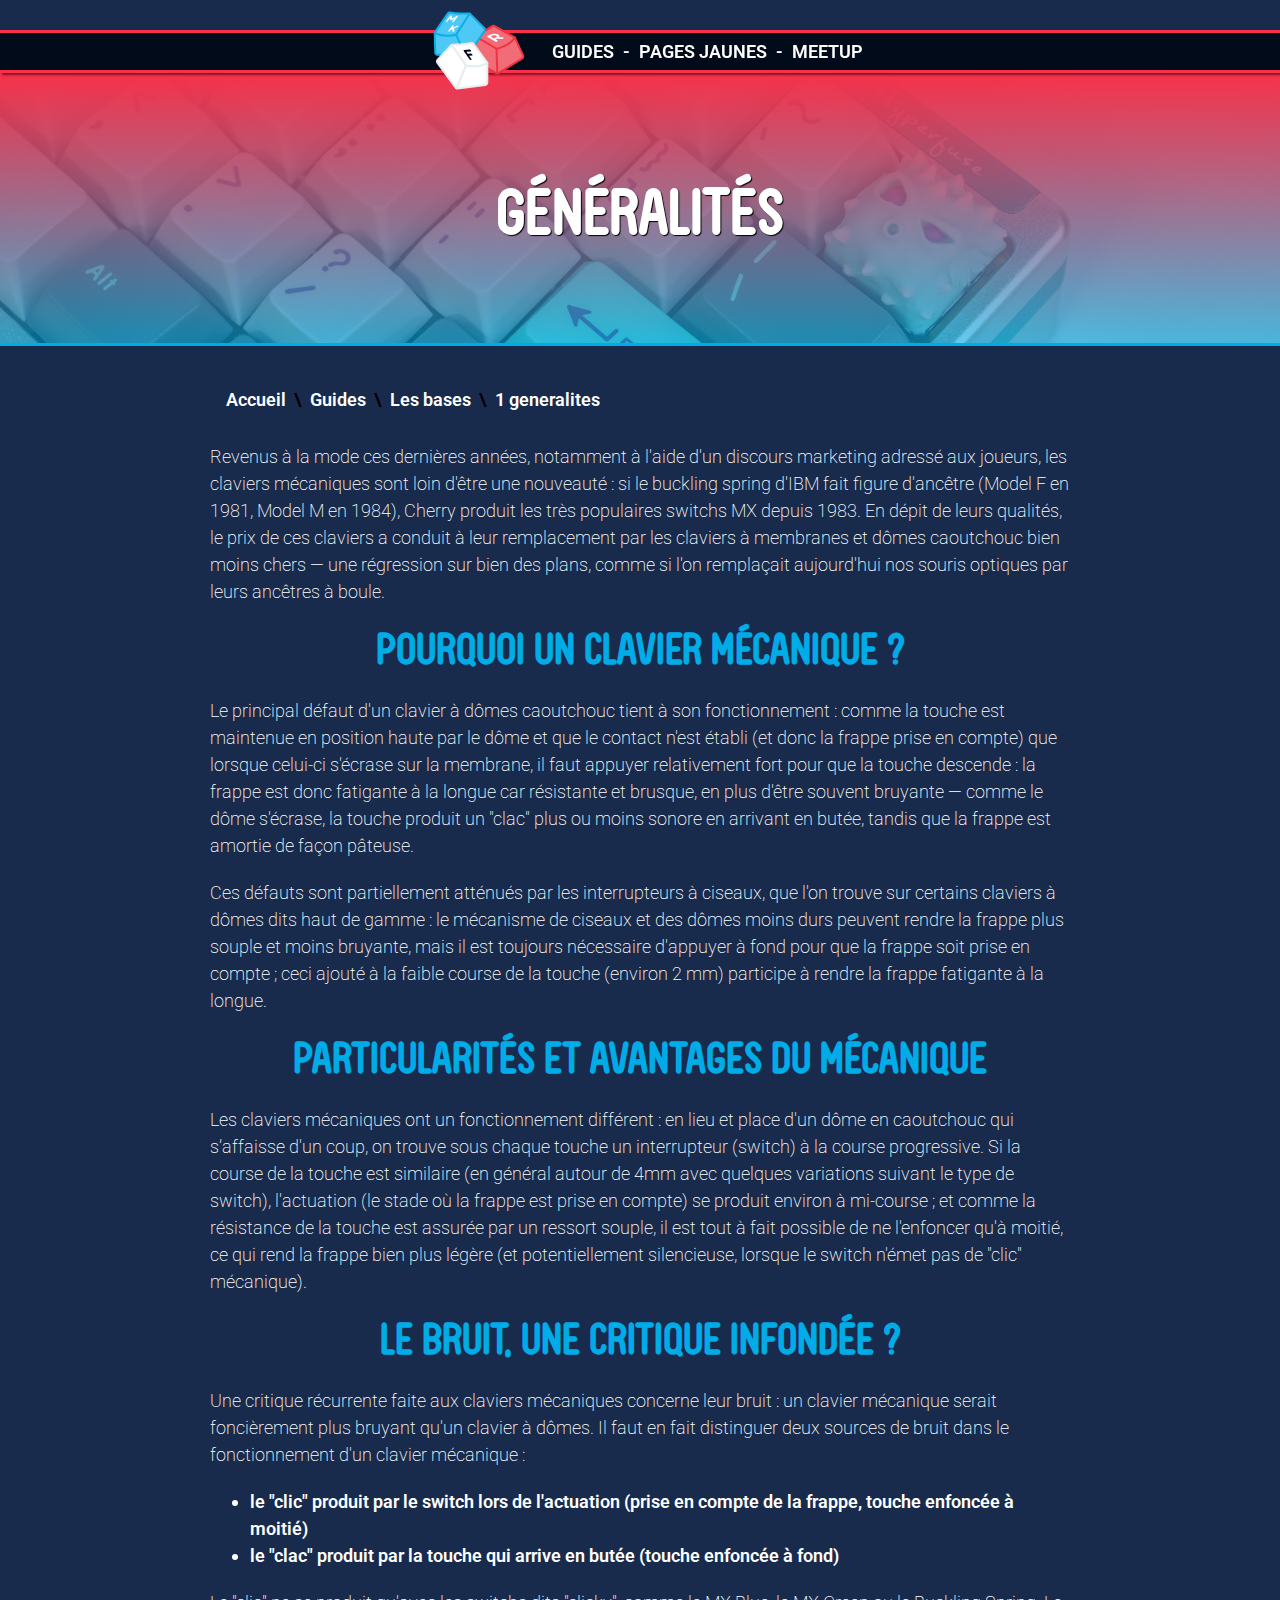
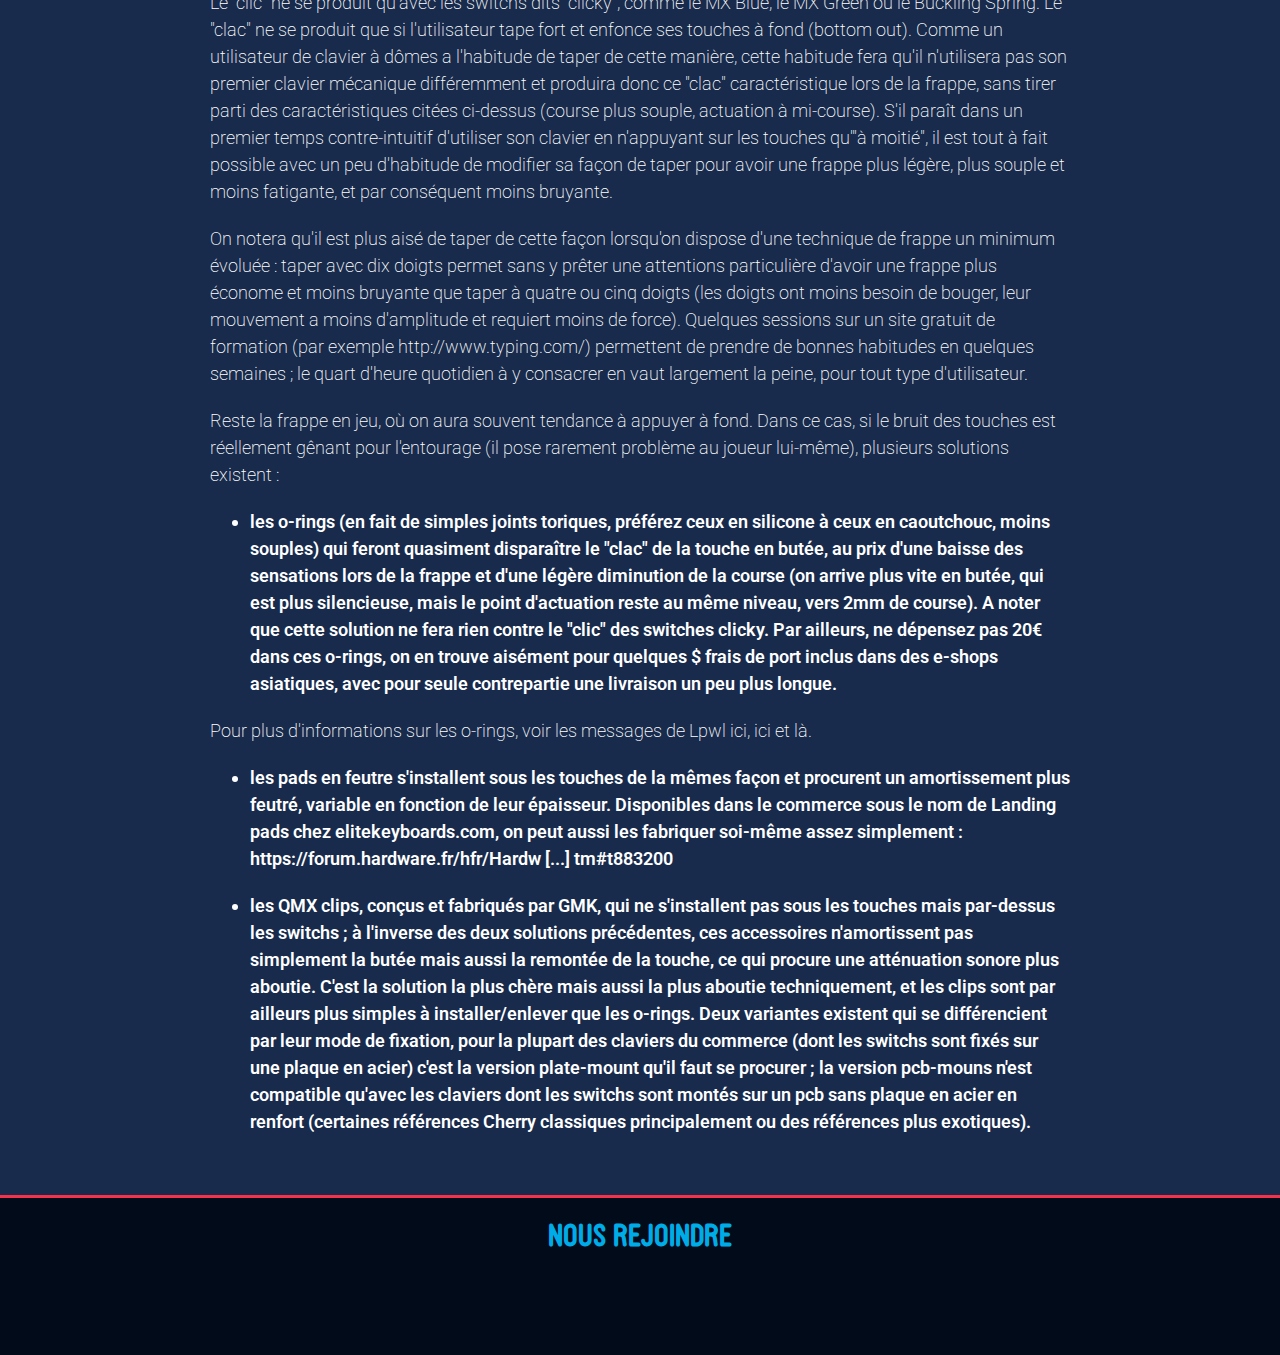
<file: guides/les-bases/1-generalites/index.html>
<!DOCTYPE html>
<html>
  <head>
    <meta charset="utf-8">
<title>Mechanical Keyboards - France - Généralités</title>
<meta name="viewport" content="width=device-width, initial-scale=1">
<link rel="stylesheet" href="/style.css">

<link href="https://fonts.googleapis.com/css?family=Roboto:300,400,700&display=swap" rel="stylesheet">
<link rel="stylesheet" href="https://cdnjs.cloudflare.com/ajax/libs/font-awesome/5.9.0/css/all.min.css" integrity="sha256-UzFD2WYH2U1dQpKDjjZK72VtPeWP50NoJjd26rnAdUI=" crossorigin="anonymous"/>
<meta name="theme-color" content="#00ACE7">

<!--Twitter Card-->
<meta name="twitter:card" content="summary">


<meta name="twitter:url" content="https://claviers-mecaniques.fr/guides/les-bases/1-generalites/">
<meta name="twitter:title" content="Généralités">

<meta name="twitter:image" content="https://claviers-mecaniques.fr/assets/img/MKFR_Logo-white.png">

<!--Schema-->
<link rel="author" href="https://claviers-mecaniques.fr">
<link rel="publisher" href="https://claviers-mecaniques.fr">
<meta itemprop="name" content="Généralités">

<meta itemprop="image" content="https://claviers-mecaniques.fr/assets/img/MKFR_Logo-white.png">

<!-- Facebook OpenGraph -->
<meta property="og:url" content="https://claviers-mecaniques.fr/guides/les-bases/1-generalites/" />

<meta property="og:type" content="article" />

<meta property="og:locale" content="fr_FR" />
<meta property="og:title" content="Mechanical Keyboards - France - Généralités" />
<meta property="og:description" content="Mechanical Keyboards - France - Généralités" />
<meta property="og:image" content="https://claviers-mecaniques.fr/assets/img/MKFR_Logo-white.png" />
<meta property="og:site_name" content="Mechanical Keyboards - France">
<meta property="article:author" content="https://claviers-mecaniques.fr">

  </head>
  <body>
     <header>
<nav>
  <ul class="nav">
      <li class="nav-item">
          <a href="/">
            <svg viewBox="0 0 600 600" xmlns="http://www.w3.org/2000/svg" fill-rule="evenodd" clip-rule="evenodd" stroke-linejoin="round" stroke-miterlimit="1.41421"><g fill-rule="nonzero"><path d="M402.039 425.275l119.539-73.534c4.541-2.793 6.285-8.534 4.065-13.38l-40.317-88.032c-.931-2.033-2.485-3.718-4.436-4.812l-99.145-55.54c-3.69-2.067-8.267-1.744-11.604.853-9.641 7.503-33.709 24.146-81.775 46.464-2.622 1.218-4.628 3.467-5.547 6.208l-31.514 93.962c-1.614 4.813.428 10.094 4.86 12.568l135.204 75.469c3.335 1.862 7.417 1.776 10.67-.226z" fill="#f26c77"/><path d="M376.574 193.701c-1.18 0-2.348.384-3.315 1.137-10.274 7.996-34.688 24.744-82.755 47.061-1.348.627-2.396 1.799-2.87 3.216l-31.516 93.963c-.835 2.496.224 5.237 2.522 6.52l135.204 75.469c1.729.964 3.85.92 5.534-.117l119.54-73.534c2.352-1.446 3.258-4.43 2.108-6.941l-40.317-88.031c-.486-1.062-1.281-1.925-2.301-2.497l-99.146-55.54c-.843-.473-1.77-.706-2.688-.706zm19.937 238.214c-2.624 0-5.25-.658-7.618-1.98L253.69 354.466c-6.561-3.663-9.589-11.493-7.2-18.617l31.515-93.962c1.356-4.048 4.354-7.402 8.223-9.199 47.153-21.894 70.859-38.134 80.794-45.865 4.952-3.854 11.706-4.356 17.203-1.277l99.147 55.541c2.911 1.631 5.183 4.096 6.572 7.128l40.317 88.031c3.282 7.168.695 15.689-6.021 19.82L404.7 429.6c-2.505 1.541-5.346 2.315-8.189 2.315z" fill="#ee3442"/><path d="M392.457 308.835c-.91 0-1.811-.244-2.603-.718l-108.19-64.573c-2.407-1.437-3.194-4.554-1.758-6.963 1.439-2.408 4.555-3.195 6.964-1.757l106.443 63.53c10.723-2.57 64.481-17.068 86.211-53.743 1.431-2.413 4.548-3.205 6.957-1.78 2.413 1.43 3.209 4.544 1.78 6.957-26.384 44.533-92.008 58.377-94.788 58.944-.337.069-.677.103-1.016.103z" fill="#ee3442"/><path d="M397.532 303.581c-.096-2.802-2.447-4.973-5.25-4.899-2.803.097-4.996 2.448-4.9 5.251l4.209 121.747c.095 2.743 2.349 4.902 5.073 4.902.059 0 .119-.001.178-.003 2.803-.097 4.996-2.447 4.9-5.251l-4.21-121.747z" fill="#ee3442"/><path d="M391.141 238.003c1.975 1.17 3.025 2.651 2.957 4.17-.082 1.796-1.701 3.574-4.442 4.877l-10.176 4.841-16.46-9.748 9.295-4.422c5.612-2.669 14.058-2.543 18.826.282zm35.503 10.76c-.967-1.174-2.957-1.928-5.323-2.018l-15.561-.322c1.278-1.985 1.758-4.096 1.396-6.174-.519-2.954-2.693-5.641-6.287-7.77-9.299-5.507-25.774-5.747-36.727-.54l-14.98 7.127c-1.52.722-2.422 1.801-2.475 2.957-.048 1.035.568 1.986 1.734 2.677l38.142 22.591c1.197.71 2.831 1.067 4.503 1.067 1.541 0 3.116-.304 4.409-.919 1.52-.723 2.423-1.801 2.475-2.959.047-1.035-.569-1.986-1.735-2.677l-7.681-4.548 7.219-3.434 24.333.568c1.681.063 3.37-.262 4.736-.911 1.414-.673 2.28-1.604 2.439-2.622.114-.74-.098-1.464-.617-2.093z" fill="#fff"/><path d="M235.786 346.457L96.029 333.618c-5.308-.487-9.419-4.857-9.581-10.185l-2.944-96.78c-.068-2.236.576-4.435 1.84-6.281l64.194-93.776c2.39-3.489 6.634-5.231 10.777-4.385 11.97 2.445 40.925 6.676 93.902 5.342 2.89-.073 5.686 1.052 7.726 3.1l69.944 70.214c3.583 3.596 4.096 9.234 1.222 13.419l-87.66 127.637c-2.163 3.149-5.859 4.883-9.663 4.534z" fill="#4ec9f5"/><path d="M236.252 341.4c1.975.183 3.89-.72 5.01-2.351l87.662-127.638c1.489-2.169 1.222-5.096-.635-6.959l-69.944-70.214c-1.056-1.06-2.502-1.656-4-1.609-52.954 1.336-82.286-2.837-95.046-5.443-2.132-.437-4.324.457-5.571 2.279L89.535 223.24c-.66.964-.99 2.091-.955 3.258l2.944 96.781c.083 2.759 2.22 5.031 4.969 5.283L236.252 341.4zm.498 10.179c-.474 0-.95-.022-1.428-.066L95.564 338.676c-7.851-.722-13.952-7.208-14.192-15.089l-2.944-96.78c-.101-3.333.841-6.549 2.725-9.303l64.196-93.776c3.559-5.201 9.83-7.753 15.983-6.492 12.336 2.52 40.789 6.551 92.758 5.24 4.264-.095 8.437 1.568 11.451 4.595l69.943 70.212c5.303 5.323 6.066 13.682 1.812 19.877l-87.662 127.638c-2.928 4.264-7.769 6.781-12.884 6.781z" fill="#0fade5"/><path d="M145.168 243.731c-25.888 0-48.077-5.571-64.534-16.26-2.352-1.528-3.02-4.673-1.492-7.024s4.672-3.02 7.024-1.493c20.525 13.33 47.264 15.233 66.081 14.477 16.64-.666 30.218-3.472 35.025-4.579l67.189-104.177c1.52-2.357 4.664-3.034 7.019-1.516 2.358 1.521 3.036 4.664 1.516 7.02l-68.29 105.883c-.685 1.065-1.745 1.834-2.969 2.158-.686.181-17.041 4.45-38.85 5.35-2.606.108-5.183.161-7.719.161z" fill="#0fade5"/><path d="M190.439 233.31l50.814 112.182" fill="#4ec9f5"/><path d="M241.256 350.571c-1.933 0-3.779-1.11-4.629-2.984l-50.814-112.181c-1.156-2.555-.024-5.564 2.531-6.721 2.554-1.157 5.562-.025 6.721 2.53l50.814 112.181c1.156 2.555.024 5.564-2.53 6.721-.681.308-1.392.454-2.093.454z" fill="#0fade5"/><path d="M161.816 159.732c.185 1.111 1.194 1.836 2.696 1.942 1.244.085 2.766-.299 4.078-1.032l13.859-7.866-10.836 14.481c-.894 1.196-.684 2.124-.48 2.571.375.818 1.259 1.316 2.491 1.403.124.008.25.012.378.012 2.056 0 4.448-1.112 5.59-2.641l19.16-25.604c.564-.753.753-1.56.534-2.272-.201-.655-.731-1.16-1.471-1.413-1.401-.522-3.433-.213-5.186.786l-22.176 12.578-2.074-13.818c-.075-.535-.355-.999-.808-1.341-.711-.536-1.806-.73-3.07-.552-1.828.232-3.759 1.268-4.697 2.52l-19.16 25.605c-.895 1.195-.685 2.124-.48 2.571.375.819 1.26 1.317 2.489 1.402 2.14.156 4.757-1.004 5.971-2.628l11.866-15.857 1.326 9.153zM201.058 188.577c-1.04-1.467-3.815-1.284-5.897-.258l-24.116 11.87 7.703-10.294c.643-.859.805-1.75.458-2.509-.379-.83-1.289-1.336-2.559-1.426-2.129-.14-4.739.987-5.935 2.585l-19.16 25.604c-.895 1.197-.686 2.124-.481 2.572.375.818 1.259 1.316 2.49 1.402 2.196.163 4.792-.973 6.027-2.623l3.591-4.8 7.812-3.85 2.117 10.935c.098.572.436 1.049.983 1.38.539.327 1.261.493 2.072.493.688 0 1.441-.12 2.194-.362 2.503-.842 4.217-2.696 3.991-4.313l-2.472-12.503 18.71-9.22c1.55-.786 2.613-1.923 2.842-3.041.128-.624-.016-1.223-.37-1.642zM197.985 501.926l139.302-17.08c5.291-.649 9.267-5.143 9.267-10.473v-96.825c0-2.237-.71-4.416-2.03-6.222l-67.015-91.78c-2.493-3.416-6.789-5.028-10.905-4.056-11.889 2.807-40.702 7.917-93.695 8.193-2.892.016-5.652 1.226-7.629 3.334l-67.777 72.308c-3.472 3.704-3.814 9.355-.814 13.45l91.5 124.913c2.258 3.082 6.004 4.703 9.796 4.238z" fill="#fff"/><path d="M269.009 280.287c-.412 0-.827.047-1.238.144-12.671 2.993-41.841 8.054-94.836 8.331-1.487.007-2.927.638-3.951 1.729l-67.776 72.307c-1.799 1.919-1.978 4.854-.422 6.977l91.499 124.912c1.17 1.598 3.119 2.443 5.083 2.199l139.302-17.081c2.74-.336 4.806-2.671 4.806-5.432v-96.825c0-1.169-.364-2.285-1.051-3.226l-67.018-91.782c-1.048-1.436-2.689-2.253-4.398-2.253zm-71.024 221.639h.014-.014zm-1.281 5.156c-4.942.001-9.65-2.349-12.611-6.393L92.592 375.777c-4.44-6.063-3.932-14.443 1.206-19.925l67.777-72.307c2.924-3.117 7.045-4.917 11.308-4.939 51.988-.272 80.303-5.165 92.553-8.059 6.109-1.443 12.458.914 16.175 6.005l67.016 91.78c1.965 2.692 3.005 5.878 3.005 9.216v96.825c0 7.884-5.901 14.553-13.727 15.513l-139.302 17.081c-.635.078-1.268.115-1.899.115z" fill="#e6ecef"/><path d="M279.802 396.577c-.692 0-1.386-.003-2.083-.011-21.827-.236-38.305-4.006-38.996-4.167-1.233-.286-2.315-1.023-3.033-2.066l-71.477-103.757c-1.591-2.31-1.009-5.472 1.301-7.063 2.309-1.589 5.472-1.009 7.061 1.302l70.327 102.086c4.839.959 18.494 3.352 35.147 3.512 18.813.189 45.499-2.53 65.61-16.48 2.305-1.596 5.469-1.026 7.067 1.279 1.599 2.304 1.026 5.468-1.277 7.067-17.284 11.987-41.33 18.298-69.647 18.298z" fill="#e6ecef"/><path d="M192.89 505.247c-.652 0-1.313-.126-1.952-.392-2.589-1.079-3.813-4.052-2.734-6.641l46.981-112.715c1.08-2.589 4.055-3.811 6.641-2.733 2.588 1.079 3.812 4.052 2.732 6.641l-46.98 112.715c-.813 1.95-2.7 3.125-4.688 3.125z" fill="#e6ecef"/><path d="M271.571 331.982c-1.712-2.455-5.117-4.279-7.546-4.077l-15.209 1.281-6.9-9.909 21.178-1.785c1.234-.104 2.149-.661 2.576-1.568.511-1.087.235-2.528-.759-3.954-1.711-2.457-5.031-4.225-7.565-4.003l-26.528 2.237c-1.198.101-2.09.649-2.511 1.545-.513 1.092-.236 2.539.761 3.971l28.427 40.815c1.618 2.325 4.651 4.026 7.085 4.026.141 0 .278-.006.413-.017 1.215-.103 2.122-.663 2.551-1.579.516-1.097.247-2.534-.735-3.944L255.45 338.71l14.373-1.211c1.197-.101 2.088-.65 2.509-1.545.513-1.093.236-2.54-.761-3.972z" fill="#00011d"/></g></svg>
          </a>
        </li>
    <li class="nav-item">
      <a href="/guides/les-bases">Guides</a>
    </li>
    
   
    <li class="nav-item">
      <a href="/pages-jaunes">Pages Jaunes</a>
    </li>
    <li class="nav-item">
      <a href="/meetup">Meetup</a>
    </li>
  </ul>
</nav>
 </header>
    <main class="tmpl-page">
      <div class="page-header">
  <div class="page-header__img">
    <div class="parallax" style="background-image:url('/img/bg-page.jpg')" ></div>
  </div>
  <h1>Généralités</h1>
</div>
<section class="narrow">
  <ul class="breadcrumb"><li><a href="/">Accueil</a></li><li><a href="/guides">Guides</a></li><li><a href="/guides/les-bases">Les bases</a></li><li>1 generalites</li></ul>
  <p>Revenus à la mode ces dernières années, notamment à l'aide d'un discours marketing adressé aux joueurs, les claviers mécaniques sont loin d'être une nouveauté : si le buckling spring d'IBM fait figure d'ancêtre (Model F en 1981, Model M en 1984), Cherry produit les très populaires switchs MX depuis 1983. En dépit de leurs qualités, le prix de ces claviers a conduit à leur remplacement par les claviers à membranes et dômes caoutchouc bien moins chers — une régression sur bien des plans, comme si l'on remplaçait aujourd'hui nos souris optiques par leurs ancêtres à boule.</p>
<h2>Pourquoi un clavier mécanique ?</h2>
<p>Le principal défaut d'un clavier à dômes caoutchouc tient à son fonctionnement : comme la touche est maintenue en position haute par le dôme et que le contact n'est établi (et donc la frappe prise en compte) que lorsque celui-ci s'écrase sur la membrane, il faut appuyer relativement fort pour que la touche descende : la frappe est donc fatigante à la longue car résistante et brusque, en plus d'être souvent bruyante — comme le dôme s'écrase, la touche produit un &quot;clac&quot; plus ou moins sonore en arrivant en butée, tandis que la frappe est amortie de façon pâteuse.</p>
<p>Ces défauts sont partiellement atténués par les interrupteurs à ciseaux, que l'on trouve sur certains claviers à dômes dits haut de gamme : le mécanisme de ciseaux et des dômes moins durs peuvent rendre la frappe plus souple et moins bruyante, mais il est toujours nécessaire d'appuyer à fond pour que la frappe soit prise en compte ; ceci ajouté à la faible course de la touche (environ 2 mm) participe à rendre la frappe fatigante à la longue.</p>
<h2>Particularités et avantages du mécanique</h2>
<p>Les claviers mécaniques ont un fonctionnement différent : en lieu et place d'un dôme en caoutchouc qui s’affaisse d'un coup, on trouve sous chaque touche un interrupteur (switch) à la course progressive. Si la course de la touche est similaire (en général autour de 4mm avec quelques variations suivant le type de switch), l'actuation (le stade où la frappe est prise en compte) se produit environ à mi-course ; et comme la résistance de la touche est assurée par un ressort souple, il est tout à fait possible de ne l'enfoncer qu'à moitié, ce qui rend la frappe bien plus légère (et potentiellement silencieuse, lorsque le switch n'émet pas de &quot;clic&quot; mécanique).</p>
<h2>Le bruit, une critique infondée ?</h2>
<p>Une critique récurrente faite aux claviers mécaniques concerne leur bruit : un clavier mécanique serait foncièrement plus bruyant qu'un clavier à dômes. Il faut en fait distinguer deux sources de bruit dans le fonctionnement d'un clavier mécanique :</p>
<ul>
<li>le &quot;clic&quot; produit par le switch lors de l'actuation (prise en compte de la frappe, touche enfoncée à moitié)</li>
<li>le &quot;clac&quot; produit par la touche qui arrive en butée (touche enfoncée à fond)</li>
</ul>
<p>Le &quot;clic&quot; ne se produit qu'avec les switchs dits &quot;clicky&quot;, comme le MX Blue, le MX Green ou le Buckling Spring. Le &quot;clac&quot; ne se produit que si l'utilisateur tape fort et enfonce ses touches à fond (bottom out). Comme un utilisateur de clavier à dômes a l'habitude de taper de cette manière, cette habitude fera qu'il n'utilisera pas son premier clavier mécanique différemment et produira donc ce &quot;clac&quot; caractéristique lors de la frappe, sans tirer parti des caractéristiques citées ci-dessus (course plus souple, actuation à mi-course). S'il paraît dans un premier temps contre-intuitif d'utiliser son clavier en n'appuyant sur les touches qu'&quot;à moitié&quot;, il est tout à fait possible avec un peu d'habitude de modifier sa façon de taper pour avoir une frappe plus légère, plus souple et moins fatigante, et par conséquent moins bruyante.</p>
<p>On notera qu'il est plus aisé de taper de cette façon lorsqu'on dispose d'une technique de frappe un minimum évoluée : taper avec dix doigts permet sans y prêter une attentions particulière d'avoir une frappe plus économe et moins bruyante que taper à quatre ou cinq doigts (les doigts ont moins besoin de bouger, leur mouvement a moins d'amplitude et requiert moins de force). Quelques sessions sur un site gratuit de formation (par exemple http://www.typing.com/) permettent de prendre de bonnes habitudes en quelques semaines ; le quart d'heure quotidien à y consacrer en vaut largement la peine, pour tout type d'utilisateur.</p>
<p>Reste la frappe en jeu, où on aura souvent tendance à appuyer à fond. Dans ce cas, si le bruit des touches est réellement gênant pour l'entourage (il pose rarement problème au joueur lui-même), plusieurs solutions existent :</p>
<ul>
<li>les o-rings (en fait de simples joints toriques, préférez ceux en silicone à ceux en caoutchouc, moins souples) qui feront quasiment disparaître le &quot;clac&quot; de la touche en butée, au prix d'une baisse des sensations lors de la frappe et d'une légère diminution de la course (on arrive plus vite en butée, qui est plus silencieuse, mais le point d'actuation reste au même niveau, vers 2mm de course). A noter que cette solution ne fera rien contre le &quot;clic&quot; des switches clicky. Par ailleurs, ne dépensez pas 20€ dans ces o-rings, on en trouve aisément pour quelques $ frais de port inclus dans des e-shops asiatiques, avec pour seule contrepartie une livraison un peu plus longue.</li>
</ul>
<p>Pour plus d'informations sur les o-rings, voir les messages de Lpwl ici, ici et là.</p>
<ul>
<li>les pads en feutre s'installent sous les touches de la mêmes façon et procurent un amortissement plus feutré, variable en fonction de leur épaisseur. Disponibles dans le commerce sous le nom de Landing pads chez elitekeyboards.com, on peut aussi les fabriquer soi-même assez simplement : https://forum.hardware.fr/hfr/Hardw [...] tm#t883200</li>
</ul>
<ul>
<li>les QMX clips, conçus et fabriqués par GMK, qui ne s'installent pas sous les touches mais par-dessus les switchs ; à l'inverse des deux solutions précédentes, ces accessoires n'amortissent pas simplement la butée mais aussi la remontée de la touche, ce qui procure une atténuation sonore plus aboutie. C'est la solution la plus chère mais aussi la plus aboutie techniquement, et les clips sont par ailleurs plus simples à installer/enlever que les o-rings. Deux variantes existent qui se différencient par leur mode de fixation, pour la plupart des claviers du commerce (dont les switchs sont fixés sur une plaque en acier) c'est la version plate-mount qu'il faut se procurer ; la version pcb-mouns n'est compatible qu'avec les claviers dont les switchs sont montés sur un pcb sans plaque en acier en renfort (certaines références Cherry classiques principalement ou des références plus exotiques).</li>
</ul>

</section>

    </main>
    <footer>
  <div class="narrow">
        <h3>Nous rejoindre</h3>

    <div class="footer__social">
      <a href="https://discord.gg/dtPuEBr" target="_blank" aria-label="Nous rejoindre sur Discord">
        <i class="fab fa-discord"></i>
      </a>
      <a href="https://twitter.com/mkbdfr" target="_blank" aria-label="Nous suivre sur Twitter">
            <i class="fab fa-twitter"></i>
          </a>
      <a href="https://www.facebook.com/groups/291762867913654/" target="_blank" aria-label="Nous rejoindre sur Facebook">
        <i class="fab fa-facebook-square"></i>
      </a>
      <a href="https://www.instagram.com/mkbdfr/" target="_blank" aria-label="Nous suivre sur Instagram">
            <i class="fab fa-instagram"></i>
          </a>
      <a href="https://www.meetup.com/Mechanical-Keyboards-Paris" target="_blank" aria-label="Nous rejoindre sur Meetup">
        <i class="fab fa-meetup"></i>
      </a>
      <a href="https://github.com/mkbdfr" target="_blank" aria-label="Nous rejoindre sur Github">
        <i class="fab fa-github"></i>
      </a>
    </div>
  </div>
</footer>

    
  </body>
</html>
</file>
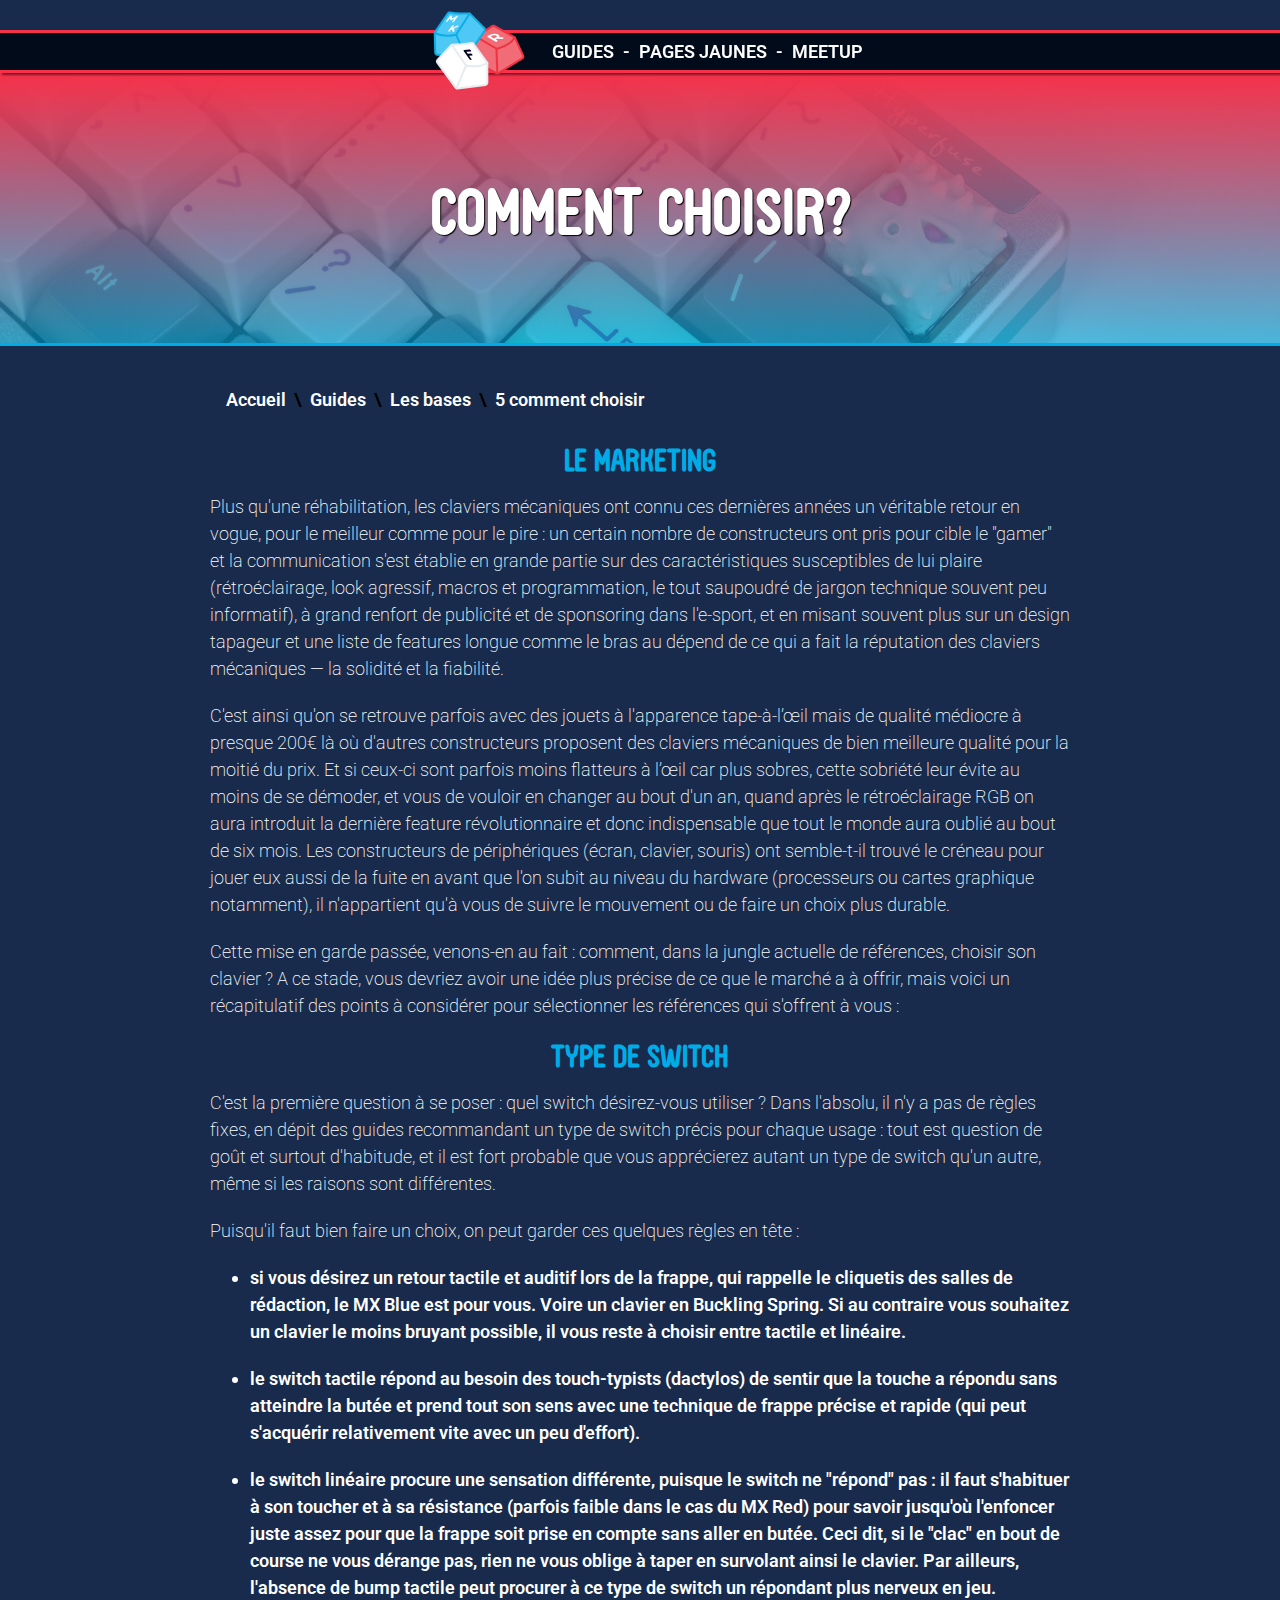
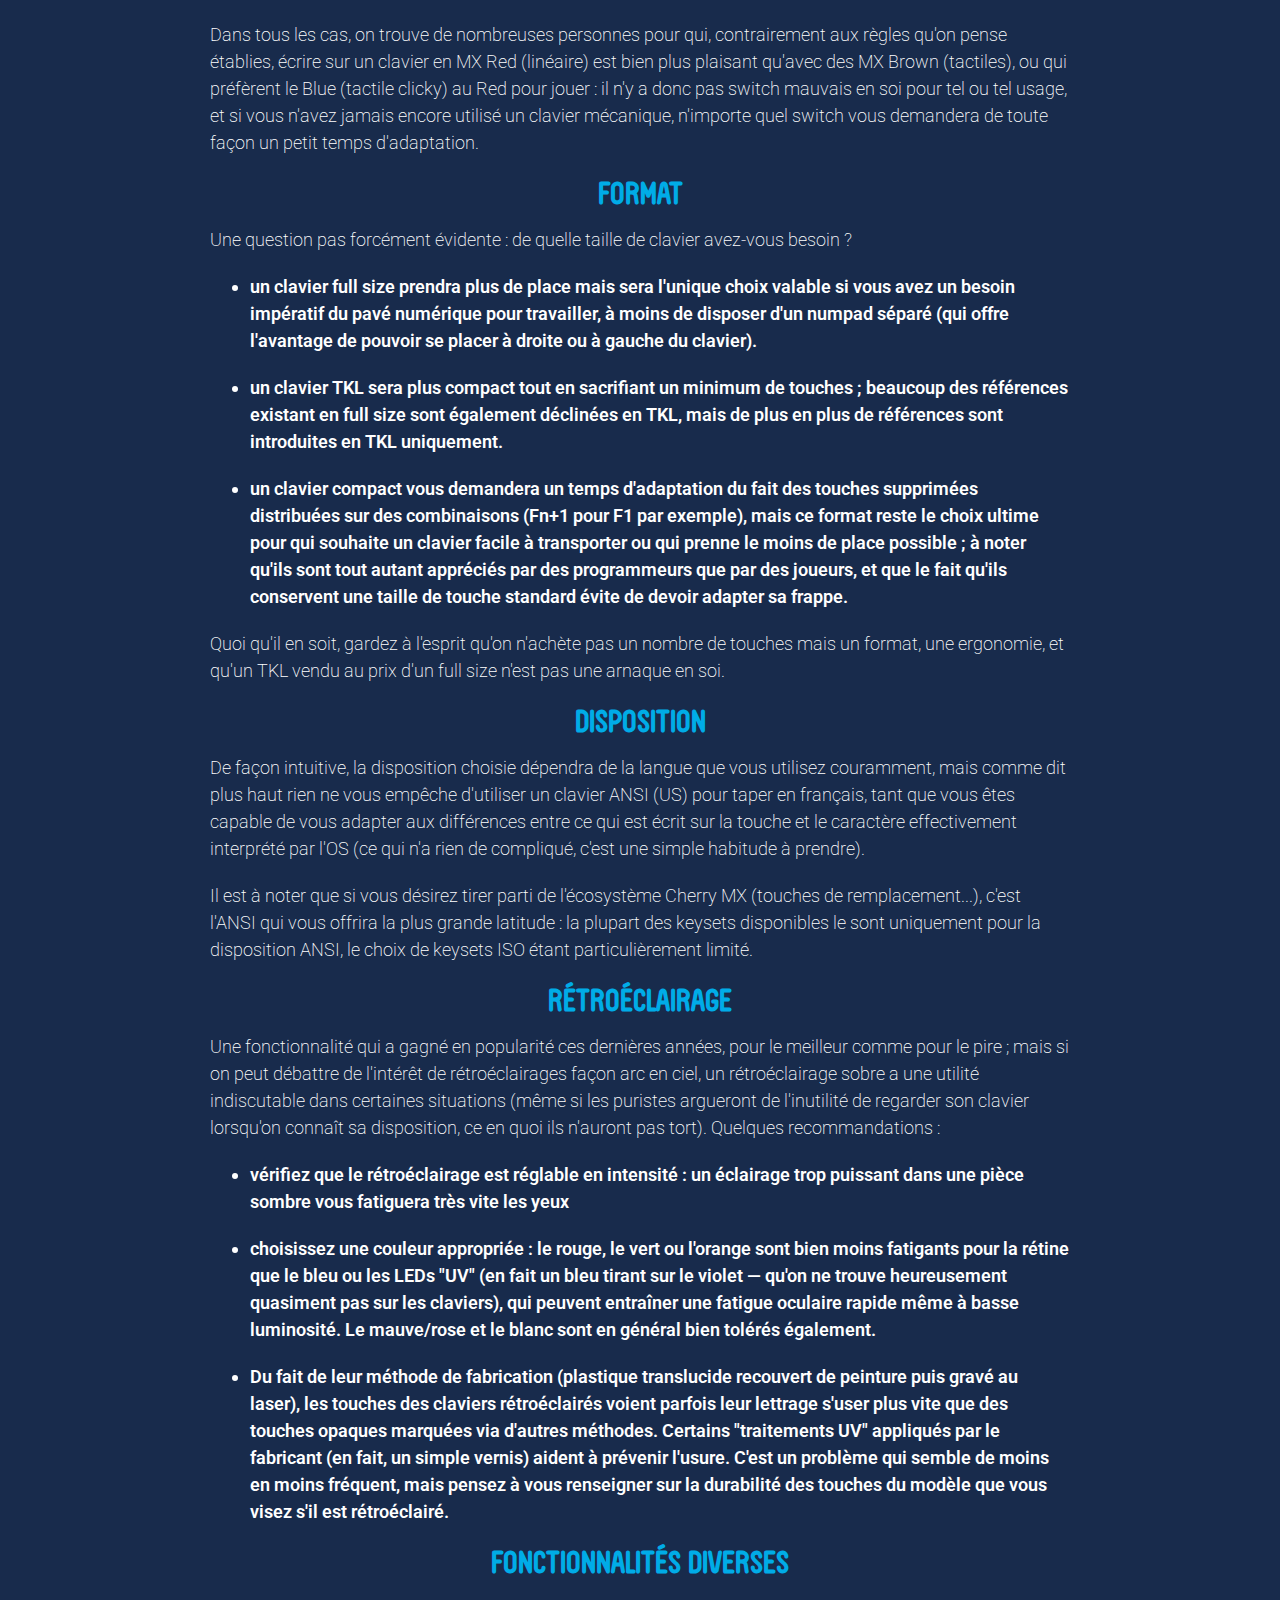
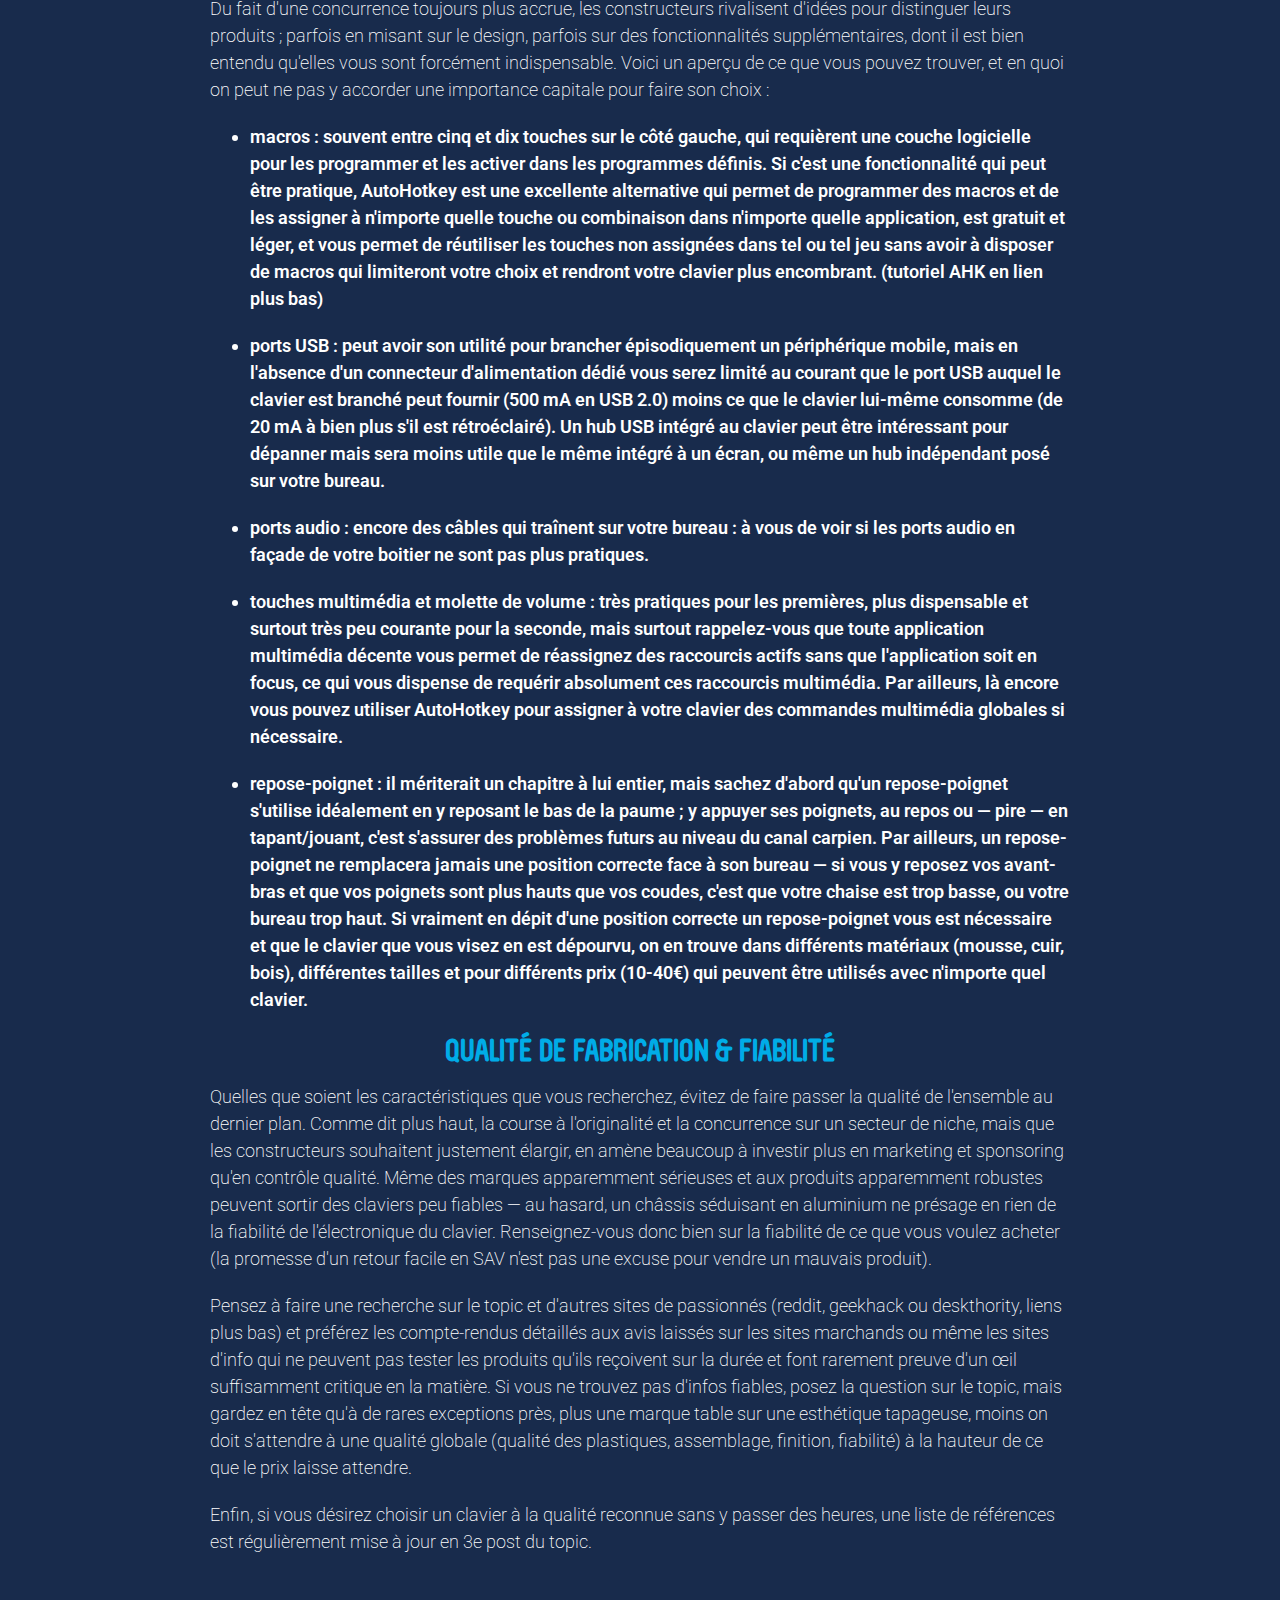
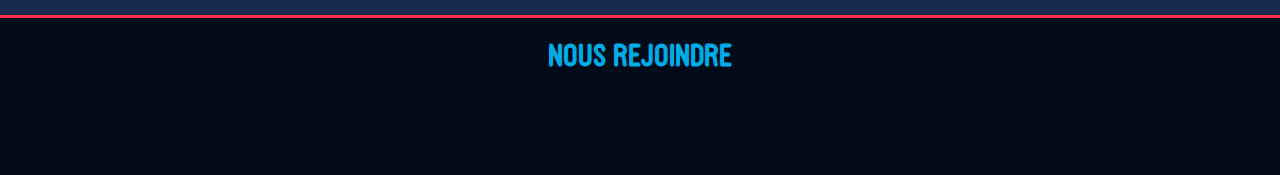
<file: guides/les-bases/5-comment-choisir/index.html>
<!DOCTYPE html>
<html>
  <head>
    <meta charset="utf-8">
<title>Mechanical Keyboards - France - Comment choisir?</title>
<meta name="viewport" content="width=device-width, initial-scale=1">
<link rel="stylesheet" href="/style.css">

<link href="https://fonts.googleapis.com/css?family=Roboto:300,400,700&display=swap" rel="stylesheet">
<link rel="stylesheet" href="https://cdnjs.cloudflare.com/ajax/libs/font-awesome/5.9.0/css/all.min.css" integrity="sha256-UzFD2WYH2U1dQpKDjjZK72VtPeWP50NoJjd26rnAdUI=" crossorigin="anonymous"/>
<meta name="theme-color" content="#00ACE7">

<!--Twitter Card-->
<meta name="twitter:card" content="summary">


<meta name="twitter:url" content="https://claviers-mecaniques.fr/guides/les-bases/5-comment-choisir/">
<meta name="twitter:title" content="Comment choisir?">

<meta name="twitter:image" content="https://claviers-mecaniques.fr/assets/img/MKFR_Logo-white.png">

<!--Schema-->
<link rel="author" href="https://claviers-mecaniques.fr">
<link rel="publisher" href="https://claviers-mecaniques.fr">
<meta itemprop="name" content="Comment choisir?">

<meta itemprop="image" content="https://claviers-mecaniques.fr/assets/img/MKFR_Logo-white.png">

<!-- Facebook OpenGraph -->
<meta property="og:url" content="https://claviers-mecaniques.fr/guides/les-bases/5-comment-choisir/" />

<meta property="og:type" content="article" />

<meta property="og:locale" content="fr_FR" />
<meta property="og:title" content="Mechanical Keyboards - France - Comment choisir?" />
<meta property="og:description" content="Mechanical Keyboards - France - Comment choisir?" />
<meta property="og:image" content="https://claviers-mecaniques.fr/assets/img/MKFR_Logo-white.png" />
<meta property="og:site_name" content="Mechanical Keyboards - France">
<meta property="article:author" content="https://claviers-mecaniques.fr">

  </head>
  <body>
     <header>
<nav>
  <ul class="nav">
      <li class="nav-item">
          <a href="/">
            <svg viewBox="0 0 600 600" xmlns="http://www.w3.org/2000/svg" fill-rule="evenodd" clip-rule="evenodd" stroke-linejoin="round" stroke-miterlimit="1.41421"><g fill-rule="nonzero"><path d="M402.039 425.275l119.539-73.534c4.541-2.793 6.285-8.534 4.065-13.38l-40.317-88.032c-.931-2.033-2.485-3.718-4.436-4.812l-99.145-55.54c-3.69-2.067-8.267-1.744-11.604.853-9.641 7.503-33.709 24.146-81.775 46.464-2.622 1.218-4.628 3.467-5.547 6.208l-31.514 93.962c-1.614 4.813.428 10.094 4.86 12.568l135.204 75.469c3.335 1.862 7.417 1.776 10.67-.226z" fill="#f26c77"/><path d="M376.574 193.701c-1.18 0-2.348.384-3.315 1.137-10.274 7.996-34.688 24.744-82.755 47.061-1.348.627-2.396 1.799-2.87 3.216l-31.516 93.963c-.835 2.496.224 5.237 2.522 6.52l135.204 75.469c1.729.964 3.85.92 5.534-.117l119.54-73.534c2.352-1.446 3.258-4.43 2.108-6.941l-40.317-88.031c-.486-1.062-1.281-1.925-2.301-2.497l-99.146-55.54c-.843-.473-1.77-.706-2.688-.706zm19.937 238.214c-2.624 0-5.25-.658-7.618-1.98L253.69 354.466c-6.561-3.663-9.589-11.493-7.2-18.617l31.515-93.962c1.356-4.048 4.354-7.402 8.223-9.199 47.153-21.894 70.859-38.134 80.794-45.865 4.952-3.854 11.706-4.356 17.203-1.277l99.147 55.541c2.911 1.631 5.183 4.096 6.572 7.128l40.317 88.031c3.282 7.168.695 15.689-6.021 19.82L404.7 429.6c-2.505 1.541-5.346 2.315-8.189 2.315z" fill="#ee3442"/><path d="M392.457 308.835c-.91 0-1.811-.244-2.603-.718l-108.19-64.573c-2.407-1.437-3.194-4.554-1.758-6.963 1.439-2.408 4.555-3.195 6.964-1.757l106.443 63.53c10.723-2.57 64.481-17.068 86.211-53.743 1.431-2.413 4.548-3.205 6.957-1.78 2.413 1.43 3.209 4.544 1.78 6.957-26.384 44.533-92.008 58.377-94.788 58.944-.337.069-.677.103-1.016.103z" fill="#ee3442"/><path d="M397.532 303.581c-.096-2.802-2.447-4.973-5.25-4.899-2.803.097-4.996 2.448-4.9 5.251l4.209 121.747c.095 2.743 2.349 4.902 5.073 4.902.059 0 .119-.001.178-.003 2.803-.097 4.996-2.447 4.9-5.251l-4.21-121.747z" fill="#ee3442"/><path d="M391.141 238.003c1.975 1.17 3.025 2.651 2.957 4.17-.082 1.796-1.701 3.574-4.442 4.877l-10.176 4.841-16.46-9.748 9.295-4.422c5.612-2.669 14.058-2.543 18.826.282zm35.503 10.76c-.967-1.174-2.957-1.928-5.323-2.018l-15.561-.322c1.278-1.985 1.758-4.096 1.396-6.174-.519-2.954-2.693-5.641-6.287-7.77-9.299-5.507-25.774-5.747-36.727-.54l-14.98 7.127c-1.52.722-2.422 1.801-2.475 2.957-.048 1.035.568 1.986 1.734 2.677l38.142 22.591c1.197.71 2.831 1.067 4.503 1.067 1.541 0 3.116-.304 4.409-.919 1.52-.723 2.423-1.801 2.475-2.959.047-1.035-.569-1.986-1.735-2.677l-7.681-4.548 7.219-3.434 24.333.568c1.681.063 3.37-.262 4.736-.911 1.414-.673 2.28-1.604 2.439-2.622.114-.74-.098-1.464-.617-2.093z" fill="#fff"/><path d="M235.786 346.457L96.029 333.618c-5.308-.487-9.419-4.857-9.581-10.185l-2.944-96.78c-.068-2.236.576-4.435 1.84-6.281l64.194-93.776c2.39-3.489 6.634-5.231 10.777-4.385 11.97 2.445 40.925 6.676 93.902 5.342 2.89-.073 5.686 1.052 7.726 3.1l69.944 70.214c3.583 3.596 4.096 9.234 1.222 13.419l-87.66 127.637c-2.163 3.149-5.859 4.883-9.663 4.534z" fill="#4ec9f5"/><path d="M236.252 341.4c1.975.183 3.89-.72 5.01-2.351l87.662-127.638c1.489-2.169 1.222-5.096-.635-6.959l-69.944-70.214c-1.056-1.06-2.502-1.656-4-1.609-52.954 1.336-82.286-2.837-95.046-5.443-2.132-.437-4.324.457-5.571 2.279L89.535 223.24c-.66.964-.99 2.091-.955 3.258l2.944 96.781c.083 2.759 2.22 5.031 4.969 5.283L236.252 341.4zm.498 10.179c-.474 0-.95-.022-1.428-.066L95.564 338.676c-7.851-.722-13.952-7.208-14.192-15.089l-2.944-96.78c-.101-3.333.841-6.549 2.725-9.303l64.196-93.776c3.559-5.201 9.83-7.753 15.983-6.492 12.336 2.52 40.789 6.551 92.758 5.24 4.264-.095 8.437 1.568 11.451 4.595l69.943 70.212c5.303 5.323 6.066 13.682 1.812 19.877l-87.662 127.638c-2.928 4.264-7.769 6.781-12.884 6.781z" fill="#0fade5"/><path d="M145.168 243.731c-25.888 0-48.077-5.571-64.534-16.26-2.352-1.528-3.02-4.673-1.492-7.024s4.672-3.02 7.024-1.493c20.525 13.33 47.264 15.233 66.081 14.477 16.64-.666 30.218-3.472 35.025-4.579l67.189-104.177c1.52-2.357 4.664-3.034 7.019-1.516 2.358 1.521 3.036 4.664 1.516 7.02l-68.29 105.883c-.685 1.065-1.745 1.834-2.969 2.158-.686.181-17.041 4.45-38.85 5.35-2.606.108-5.183.161-7.719.161z" fill="#0fade5"/><path d="M190.439 233.31l50.814 112.182" fill="#4ec9f5"/><path d="M241.256 350.571c-1.933 0-3.779-1.11-4.629-2.984l-50.814-112.181c-1.156-2.555-.024-5.564 2.531-6.721 2.554-1.157 5.562-.025 6.721 2.53l50.814 112.181c1.156 2.555.024 5.564-2.53 6.721-.681.308-1.392.454-2.093.454z" fill="#0fade5"/><path d="M161.816 159.732c.185 1.111 1.194 1.836 2.696 1.942 1.244.085 2.766-.299 4.078-1.032l13.859-7.866-10.836 14.481c-.894 1.196-.684 2.124-.48 2.571.375.818 1.259 1.316 2.491 1.403.124.008.25.012.378.012 2.056 0 4.448-1.112 5.59-2.641l19.16-25.604c.564-.753.753-1.56.534-2.272-.201-.655-.731-1.16-1.471-1.413-1.401-.522-3.433-.213-5.186.786l-22.176 12.578-2.074-13.818c-.075-.535-.355-.999-.808-1.341-.711-.536-1.806-.73-3.07-.552-1.828.232-3.759 1.268-4.697 2.52l-19.16 25.605c-.895 1.195-.685 2.124-.48 2.571.375.819 1.26 1.317 2.489 1.402 2.14.156 4.757-1.004 5.971-2.628l11.866-15.857 1.326 9.153zM201.058 188.577c-1.04-1.467-3.815-1.284-5.897-.258l-24.116 11.87 7.703-10.294c.643-.859.805-1.75.458-2.509-.379-.83-1.289-1.336-2.559-1.426-2.129-.14-4.739.987-5.935 2.585l-19.16 25.604c-.895 1.197-.686 2.124-.481 2.572.375.818 1.259 1.316 2.49 1.402 2.196.163 4.792-.973 6.027-2.623l3.591-4.8 7.812-3.85 2.117 10.935c.098.572.436 1.049.983 1.38.539.327 1.261.493 2.072.493.688 0 1.441-.12 2.194-.362 2.503-.842 4.217-2.696 3.991-4.313l-2.472-12.503 18.71-9.22c1.55-.786 2.613-1.923 2.842-3.041.128-.624-.016-1.223-.37-1.642zM197.985 501.926l139.302-17.08c5.291-.649 9.267-5.143 9.267-10.473v-96.825c0-2.237-.71-4.416-2.03-6.222l-67.015-91.78c-2.493-3.416-6.789-5.028-10.905-4.056-11.889 2.807-40.702 7.917-93.695 8.193-2.892.016-5.652 1.226-7.629 3.334l-67.777 72.308c-3.472 3.704-3.814 9.355-.814 13.45l91.5 124.913c2.258 3.082 6.004 4.703 9.796 4.238z" fill="#fff"/><path d="M269.009 280.287c-.412 0-.827.047-1.238.144-12.671 2.993-41.841 8.054-94.836 8.331-1.487.007-2.927.638-3.951 1.729l-67.776 72.307c-1.799 1.919-1.978 4.854-.422 6.977l91.499 124.912c1.17 1.598 3.119 2.443 5.083 2.199l139.302-17.081c2.74-.336 4.806-2.671 4.806-5.432v-96.825c0-1.169-.364-2.285-1.051-3.226l-67.018-91.782c-1.048-1.436-2.689-2.253-4.398-2.253zm-71.024 221.639h.014-.014zm-1.281 5.156c-4.942.001-9.65-2.349-12.611-6.393L92.592 375.777c-4.44-6.063-3.932-14.443 1.206-19.925l67.777-72.307c2.924-3.117 7.045-4.917 11.308-4.939 51.988-.272 80.303-5.165 92.553-8.059 6.109-1.443 12.458.914 16.175 6.005l67.016 91.78c1.965 2.692 3.005 5.878 3.005 9.216v96.825c0 7.884-5.901 14.553-13.727 15.513l-139.302 17.081c-.635.078-1.268.115-1.899.115z" fill="#e6ecef"/><path d="M279.802 396.577c-.692 0-1.386-.003-2.083-.011-21.827-.236-38.305-4.006-38.996-4.167-1.233-.286-2.315-1.023-3.033-2.066l-71.477-103.757c-1.591-2.31-1.009-5.472 1.301-7.063 2.309-1.589 5.472-1.009 7.061 1.302l70.327 102.086c4.839.959 18.494 3.352 35.147 3.512 18.813.189 45.499-2.53 65.61-16.48 2.305-1.596 5.469-1.026 7.067 1.279 1.599 2.304 1.026 5.468-1.277 7.067-17.284 11.987-41.33 18.298-69.647 18.298z" fill="#e6ecef"/><path d="M192.89 505.247c-.652 0-1.313-.126-1.952-.392-2.589-1.079-3.813-4.052-2.734-6.641l46.981-112.715c1.08-2.589 4.055-3.811 6.641-2.733 2.588 1.079 3.812 4.052 2.732 6.641l-46.98 112.715c-.813 1.95-2.7 3.125-4.688 3.125z" fill="#e6ecef"/><path d="M271.571 331.982c-1.712-2.455-5.117-4.279-7.546-4.077l-15.209 1.281-6.9-9.909 21.178-1.785c1.234-.104 2.149-.661 2.576-1.568.511-1.087.235-2.528-.759-3.954-1.711-2.457-5.031-4.225-7.565-4.003l-26.528 2.237c-1.198.101-2.09.649-2.511 1.545-.513 1.092-.236 2.539.761 3.971l28.427 40.815c1.618 2.325 4.651 4.026 7.085 4.026.141 0 .278-.006.413-.017 1.215-.103 2.122-.663 2.551-1.579.516-1.097.247-2.534-.735-3.944L255.45 338.71l14.373-1.211c1.197-.101 2.088-.65 2.509-1.545.513-1.093.236-2.54-.761-3.972z" fill="#00011d"/></g></svg>
          </a>
        </li>
    <li class="nav-item">
      <a href="/guides/les-bases">Guides</a>
    </li>
    
   
    <li class="nav-item">
      <a href="/pages-jaunes">Pages Jaunes</a>
    </li>
    <li class="nav-item">
      <a href="/meetup">Meetup</a>
    </li>
  </ul>
</nav>
 </header>
    <main class="tmpl-page">
      <div class="page-header">
  <div class="page-header__img">
    <div class="parallax" style="background-image:url('/img/bg-page.jpg')" ></div>
  </div>
  <h1>Comment choisir?</h1>
</div>
<section class="narrow">
  <ul class="breadcrumb"><li><a href="/">Accueil</a></li><li><a href="/guides">Guides</a></li><li><a href="/guides/les-bases">Les bases</a></li><li>5 comment choisir</li></ul>
  <h3>Le Marketing</h3>
<p>Plus qu'une réhabilitation, les claviers mécaniques ont connu ces dernières années un véritable retour en vogue, pour le meilleur comme pour le pire : un certain nombre de constructeurs ont pris pour cible le &quot;gamer&quot; et la communication s'est établie en grande partie sur des caractéristiques susceptibles de lui plaire (rétroéclairage, look agressif, macros et programmation, le tout saupoudré de jargon technique souvent peu informatif), à grand renfort de publicité et de sponsoring dans l'e-sport, et en misant souvent plus sur un design tapageur et une liste de features longue comme le bras au dépend de ce qui a fait la réputation des claviers mécaniques — la solidité et la fiabilité.</p>
<p>C'est ainsi qu'on se retrouve parfois avec des jouets à l'apparence tape-à-l’œil mais de qualité médiocre à presque 200€ là où d'autres constructeurs proposent des claviers mécaniques de bien meilleure qualité pour la moitié du prix. Et si ceux-ci sont parfois moins flatteurs à l’œil car plus sobres, cette sobriété leur évite au moins de se démoder, et vous de vouloir en changer au bout d'un an, quand après le rétroéclairage RGB on aura introduit la dernière feature révolutionnaire et donc indispensable que tout le monde aura oublié au bout de six mois. Les constructeurs de périphériques (écran, clavier, souris) ont semble-t-il trouvé le créneau pour jouer eux aussi de la fuite en avant que l'on subit au niveau du hardware (processeurs ou cartes graphique notamment), il n'appartient qu'à vous de suivre le mouvement ou de faire un choix plus durable.</p>
<p>Cette mise en garde passée, venons-en au fait : comment, dans la jungle actuelle de références, choisir son clavier ? A ce stade, vous devriez avoir une idée plus précise de ce que le marché a à offrir, mais voici un récapitulatif des points à considérer pour sélectionner les références qui s'offrent à vous :</p>
<h3>Type de switch</h3>
<p>C'est la première question à se poser : quel switch désirez-vous utiliser ? Dans l'absolu, il n'y a pas de règles fixes, en dépit des guides recommandant un type de switch précis pour chaque usage : tout est question de goût et surtout d'habitude, et il est fort probable que vous apprécierez autant un type de switch qu'un autre, même si les raisons sont différentes.</p>
<p>Puisqu'il faut bien faire un choix, on peut garder ces quelques règles en tête :</p>
<ul>
<li>si vous désirez un retour tactile et auditif lors de la frappe, qui rappelle le cliquetis des salles de rédaction, le MX Blue est pour vous. Voire un clavier en Buckling Spring. Si au contraire vous souhaitez un clavier le moins bruyant possible, il vous reste à choisir entre tactile et linéaire.</li>
</ul>
<ul>
<li>le switch tactile répond au besoin des touch-typists (dactylos) de sentir que la touche a répondu sans atteindre la butée et prend tout son sens avec une technique de frappe précise et rapide (qui peut s'acquérir relativement vite avec un peu d'effort).</li>
</ul>
<ul>
<li>le switch linéaire procure une sensation différente, puisque le switch ne &quot;répond&quot; pas : il faut s'habituer à son toucher et à sa résistance (parfois faible dans le cas du MX Red) pour savoir jusqu'où l'enfoncer juste assez pour que la frappe soit prise en compte sans aller en butée. Ceci dit, si le &quot;clac&quot; en bout de course ne vous dérange pas, rien ne vous oblige à taper en survolant ainsi le clavier. Par ailleurs, l'absence de bump tactile peut procurer à ce type de switch un répondant plus nerveux en jeu.</li>
</ul>
<p>Dans tous les cas, on trouve de nombreuses personnes pour qui, contrairement aux règles qu'on pense établies, écrire sur un clavier en MX Red (linéaire) est bien plus plaisant qu'avec des MX Brown (tactiles), ou qui préfèrent le Blue (tactile clicky) au Red pour jouer : il n'y a donc pas switch mauvais en soi pour tel ou tel usage, et si vous n'avez jamais encore utilisé un clavier mécanique, n'importe quel switch vous demandera de toute façon un petit temps d'adaptation.</p>
<h3>Format</h3>
<p>Une question pas forcément évidente : de quelle taille de clavier avez-vous besoin ?</p>
<ul>
<li>un clavier full size prendra plus de place mais sera l'unique choix valable si vous avez un besoin impératif du pavé numérique pour travailler, à moins de disposer d'un numpad séparé (qui offre l'avantage de pouvoir se placer à droite ou à gauche du clavier).</li>
</ul>
<ul>
<li>un clavier TKL sera plus compact tout en sacrifiant un minimum de touches ; beaucoup des références existant en full size sont également déclinées en TKL, mais de plus en plus de références sont introduites en TKL uniquement.</li>
</ul>
<ul>
<li>un clavier compact vous demandera un temps d'adaptation du fait des touches supprimées distribuées sur des combinaisons (Fn+1 pour F1 par exemple), mais ce format reste le choix ultime pour qui souhaite un clavier facile à transporter ou qui prenne le moins de place possible ; à noter qu'ils sont tout autant appréciés par des programmeurs que par des joueurs, et que le fait qu'ils conservent une taille de touche standard évite de devoir adapter sa frappe.</li>
</ul>
<p>Quoi qu'il en soit, gardez à l'esprit qu'on n'achète pas un nombre de touches mais un format, une ergonomie, et qu'un TKL vendu au prix d'un full size n'est pas une arnaque en soi.</p>
<h3>Disposition</h3>
<p>De façon intuitive, la disposition choisie dépendra de la langue que vous utilisez couramment, mais comme dit plus haut rien ne vous empêche d'utiliser un clavier ANSI (US) pour taper en français, tant que vous êtes capable de vous adapter aux différences entre ce qui est écrit sur la touche et le caractère effectivement interprété par l'OS (ce qui n'a rien de compliqué, c'est une simple habitude à prendre).</p>
<p>Il est à noter que si vous désirez tirer parti de l'écosystème Cherry MX (touches de remplacement...), c'est l'ANSI qui vous offrira la plus grande latitude : la plupart des keysets disponibles le sont uniquement pour la disposition ANSI, le choix de keysets ISO étant particulièrement limité.</p>
<h3>Rétroéclairage</h3>
<p>Une fonctionnalité qui a gagné en popularité ces dernières années, pour le meilleur comme pour le pire ; mais si on peut débattre de l'intérêt de rétroéclairages façon arc en ciel, un rétroéclairage sobre a une utilité indiscutable dans certaines situations (même si les puristes argueront de l'inutilité de regarder son clavier lorsqu'on connaît sa disposition, ce en quoi ils n'auront pas tort). Quelques recommandations :</p>
<ul>
<li>vérifiez que le rétroéclairage est réglable en intensité : un éclairage trop puissant dans une pièce sombre vous fatiguera très vite les yeux</li>
</ul>
<ul>
<li>choisissez une couleur appropriée : le rouge, le vert ou l'orange sont bien moins fatigants pour la rétine que le bleu ou les LEDs &quot;UV&quot; (en fait un bleu tirant sur le violet — qu'on ne trouve heureusement quasiment pas sur les claviers), qui peuvent entraîner une fatigue oculaire rapide même à basse luminosité. Le mauve/rose et le blanc sont en général bien tolérés également.</li>
</ul>
<ul>
<li>Du fait de leur méthode de fabrication (plastique translucide recouvert de peinture puis gravé au laser), les touches des claviers rétroéclairés voient parfois leur lettrage s'user plus vite que des touches opaques marquées via d'autres méthodes. Certains &quot;traitements UV&quot; appliqués par le fabricant (en fait, un simple vernis) aident à prévenir l'usure. C'est un problème qui semble de moins en moins fréquent, mais pensez à vous renseigner sur la durabilité des touches du modèle que vous visez s'il est rétroéclairé.</li>
</ul>
<h3>Fonctionnalités diverses</h3>
<p>Du fait d'une concurrence toujours plus accrue, les constructeurs rivalisent d'idées pour distinguer leurs produits ; parfois en misant sur le design, parfois sur des fonctionnalités supplémentaires, dont il est bien entendu qu'elles vous sont forcément indispensable. Voici un aperçu de ce que vous pouvez trouver, et en quoi on peut ne pas y accorder une importance capitale pour faire son choix :</p>
<ul>
<li>macros : souvent entre cinq et dix touches sur le côté gauche, qui requièrent une couche logicielle pour les programmer et les activer dans les programmes définis. Si c'est une fonctionnalité qui peut être pratique, AutoHotkey est une excellente alternative qui permet de programmer des macros et de les assigner à n'importe quelle touche ou combinaison dans n'importe quelle application, est gratuit et léger, et vous permet de réutiliser les touches non assignées dans tel ou tel jeu sans avoir à disposer de macros qui limiteront votre choix et rendront votre clavier plus encombrant. (tutoriel AHK en lien plus bas)</li>
</ul>
<ul>
<li>ports USB : peut avoir son utilité pour brancher épisodiquement un périphérique mobile, mais en l'absence d'un connecteur d'alimentation dédié vous serez limité au courant que le port USB auquel le clavier est branché peut fournir (500 mA en USB 2.0) moins ce que le clavier lui-même consomme (de 20 mA à bien plus s'il est rétroéclairé). Un hub USB intégré au clavier peut être intéressant pour dépanner mais sera moins utile que le même intégré à un écran, ou même un hub indépendant posé sur votre bureau.</li>
</ul>
<ul>
<li>ports audio : encore des câbles qui traînent sur votre bureau : à vous de voir si les ports audio en façade de votre boitier ne sont pas plus pratiques.</li>
</ul>
<ul>
<li>touches multimédia et molette de volume : très pratiques pour les premières, plus dispensable et surtout très peu courante pour la seconde, mais surtout rappelez-vous que toute application multimédia décente vous permet de réassignez des raccourcis actifs sans que l'application soit en focus, ce qui vous dispense de requérir absolument ces raccourcis multimédia. Par ailleurs, là encore vous pouvez utiliser AutoHotkey pour assigner à votre clavier des commandes multimédia globales si nécessaire.</li>
</ul>
<ul>
<li>repose-poignet : il mériterait un chapitre à lui entier, mais sachez d'abord qu'un repose-poignet s'utilise idéalement en y reposant le bas de la paume ; y appuyer ses poignets, au repos ou — pire — en tapant/jouant, c'est s'assurer des problèmes futurs au niveau du canal carpien. Par ailleurs, un repose-poignet ne remplacera jamais une position correcte face à son bureau — si vous y reposez vos avant-bras et que vos poignets sont plus hauts que vos coudes, c'est que votre chaise est trop basse, ou votre bureau trop haut. Si vraiment en dépit d'une position correcte un repose-poignet vous est nécessaire et que le clavier que vous visez en est dépourvu, on en trouve dans différents matériaux (mousse, cuir, bois), différentes tailles et pour différents prix (10-40€) qui peuvent être utilisés avec n'importe quel clavier.</li>
</ul>
<h3>Qualité de fabrication &amp; fiabilité</h3>
<p>Quelles que soient les caractéristiques que vous recherchez, évitez de faire passer la qualité de l'ensemble au dernier plan. Comme dit plus haut, la course à l'originalité et la concurrence sur un secteur de niche, mais que les constructeurs souhaitent justement élargir, en amène beaucoup à investir plus en marketing et sponsoring qu'en contrôle qualité. Même des marques apparemment sérieuses et aux produits apparemment robustes peuvent sortir des claviers peu fiables — au hasard, un châssis séduisant en aluminium ne présage en rien de la fiabilité de l'électronique du clavier. Renseignez-vous donc bien sur la fiabilité de ce que vous voulez acheter (la promesse d'un retour facile en SAV n'est pas une excuse pour vendre un mauvais produit).</p>
<p>Pensez à faire une recherche sur le topic et d'autres sites de passionnés (reddit, geekhack ou deskthority, liens plus bas) et préférez les compte-rendus détaillés aux avis laissés sur les sites marchands ou même les sites d'info qui ne peuvent pas tester les produits qu'ils reçoivent sur la durée et font rarement preuve d'un œil suffisamment critique en la matière. Si vous ne trouvez pas d'infos fiables, posez la question sur le topic, mais gardez en tête qu'à de rares exceptions près, plus une marque table sur une esthétique tapageuse, moins on doit s'attendre à une qualité globale (qualité des plastiques, assemblage, finition, fiabilité) à la hauteur de ce que le prix laisse attendre.</p>
<p>Enfin, si vous désirez choisir un clavier à la qualité reconnue sans y passer des heures, une liste de références est régulièrement mise à jour en 3e post du topic.</p>

</section>

    </main>
    <footer>
  <div class="narrow">
        <h3>Nous rejoindre</h3>

    <div class="footer__social">
      <a href="https://discord.gg/dtPuEBr" target="_blank" aria-label="Nous rejoindre sur Discord">
        <i class="fab fa-discord"></i>
      </a>
      <a href="https://twitter.com/mkbdfr" target="_blank" aria-label="Nous suivre sur Twitter">
            <i class="fab fa-twitter"></i>
          </a>
      <a href="https://www.facebook.com/groups/291762867913654/" target="_blank" aria-label="Nous rejoindre sur Facebook">
        <i class="fab fa-facebook-square"></i>
      </a>
      <a href="https://www.instagram.com/mkbdfr/" target="_blank" aria-label="Nous suivre sur Instagram">
            <i class="fab fa-instagram"></i>
          </a>
      <a href="https://www.meetup.com/Mechanical-Keyboards-Paris" target="_blank" aria-label="Nous rejoindre sur Meetup">
        <i class="fab fa-meetup"></i>
      </a>
      <a href="https://github.com/mkbdfr" target="_blank" aria-label="Nous rejoindre sur Github">
        <i class="fab fa-github"></i>
      </a>
    </div>
  </div>
</footer>

    
  </body>
</html>
</file>
<file: style.css>
html {
  font-family: sans-serif;
  line-height: 1.15;
  -webkit-text-size-adjust: 100%;
  -ms-text-size-adjust: 100%;
  -ms-overflow-style: scrollbar;
  -webkit-tap-highlight-color: transparent; }

@-ms-viewport {
  width: device-width; }

article,
aside,
dialog,
figcaption,
figure,
footer,
header,
hgroup,
main,
nav,
section {
  display: block; }

body {
  margin: 0;
  font-family: -apple-system, BlinkMacSystemFont, 'Segoe UI', Roboto, 'Helvetica Neue', Arial, sans-serif, 'Apple Color Emoji', 'Segoe UI Emoji', 'Segoe UI Symbol';
  font-size: 1rem;
  font-weight: 400;
  line-height: 1.5;
  color: #212529;
  text-align: left;
  background-color: #fff; }

[tabindex='-1']:focus {
  outline: 0 !important; }

hr {
  box-sizing: content-box;
  height: 0;
  overflow: visible; }

h1,
h2,
h3,
h4,
h5,
h6 {
  margin-top: 0;
  margin-bottom: 0.5rem; }

p {
  margin-top: 0;
  margin-bottom: 1rem; }

abbr[data-original-title],
abbr[title] {
  text-decoration: underline;
  -webkit-text-decoration: underline dotted;
  text-decoration: underline dotted;
  cursor: help;
  border-bottom: 0; }

address {
  margin-bottom: 1rem;
  font-style: normal;
  line-height: inherit; }

dl,
ol,
ul {
  margin-top: 0;
  margin-bottom: 1rem; }

ol ol,
ol ul,
ul ol,
ul ul {
  margin-bottom: 0; }

dt {
  font-weight: 700; }

dd {
  margin-bottom: 0.5rem;
  margin-left: 0; }

blockquote {
  margin: 0 0 1rem; }

dfn {
  font-style: italic; }

b,
strong {
  font-weight: bolder; }

small {
  font-size: 80%; }

sub,
sup {
  position: relative;
  font-size: 75%;
  line-height: 0;
  vertical-align: baseline; }

sub {
  bottom: -0.25em; }

sup {
  top: -0.5em; }

a {
  color: #007bff;
  text-decoration: none;
  background-color: transparent;
  -webkit-text-decoration-skip: objects; }

a:hover {
  color: #0056b3;
  text-decoration: underline; }

a:not([href]):not([tabindex]) {
  color: inherit;
  text-decoration: none; }

a:not([href]):not([tabindex]):focus,
a:not([href]):not([tabindex]):hover {
  color: inherit;
  text-decoration: none; }

a:not([href]):not([tabindex]):focus {
  outline: 0; }

code,
kbd,
pre,
samp {
  font-family: monospace, monospace;
  font-size: 1em; }

pre {
  margin-top: 0;
  margin-bottom: 1rem;
  overflow: auto;
  -ms-overflow-style: scrollbar; }

figure {
  margin: 0 0 1rem; }

img {
  vertical-align: middle;
  border-style: none; }

svg:not(:root) {
  overflow: hidden; }

table {
  border-collapse: collapse; }

caption {
  padding-top: 0.75rem;
  padding-bottom: 0.75rem;
  color: #6c757d;
  text-align: left;
  caption-side: bottom; }

th {
  text-align: inherit; }

label {
  display: inline-block;
  margin-bottom: 0.5rem; }

button {
  border-radius: 0; }

button:focus {
  outline: 1px dotted;
  outline: 5px auto -webkit-focus-ring-color; }

button,
input,
optgroup,
select,
textarea {
  margin: 0;
  font-family: inherit;
  font-size: inherit;
  line-height: inherit; }

button,
input {
  overflow: visible; }

button,
select {
  text-transform: none; }

[type='reset'],
[type='submit'],
button,
html [type='button'] {
  -webkit-appearance: button; }

[type='button']::-moz-focus-inner,
[type='reset']::-moz-focus-inner,
[type='submit']::-moz-focus-inner,
button::-moz-focus-inner {
  padding: 0;
  border-style: none; }

input[type='checkbox'],
input[type='radio'] {
  box-sizing: border-box;
  padding: 0; }

input[type='date'],
input[type='datetime-local'],
input[type='month'],
input[type='time'] {
  -webkit-appearance: listbox; }

textarea {
  overflow: auto;
  resize: vertical; }

fieldset {
  min-width: 0;
  padding: 0;
  margin: 0;
  border: 0; }

legend {
  display: block;
  width: 100%;
  max-width: 100%;
  padding: 0;
  margin-bottom: 0.5rem;
  font-size: 1.5rem;
  line-height: inherit;
  color: inherit;
  white-space: normal; }

progress {
  vertical-align: baseline; }

[type='number']::-webkit-inner-spin-button,
[type='number']::-webkit-outer-spin-button {
  height: auto; }

[type='search'] {
  outline-offset: -2px;
  -webkit-appearance: none; }

[type='search']::-webkit-search-cancel-button,
[type='search']::-webkit-search-decoration {
  -webkit-appearance: none; }

::-webkit-file-upload-button {
  font: inherit;
  -webkit-appearance: button; }

output {
  display: inline-block; }

summary {
  display: list-item;
  cursor: pointer; }

template {
  display: none; }

[hidden] {
  display: none !important; }

@font-face {
  font-family: 'fv-almelo-regular';
  src: url("/assets/fonts/FV_Almelo.ttf") format("woff"), url("/assets/fonts/FV_Almelo.ttf") format("opentype"), url("/assets/fonts/FV_Almelo.ttf") format("truetype"); }

html {
  font-size: 62.5%; }

body {
  background: #182b4c;
  -webkit-font-feature-settings: 'onum' 1;
          font-feature-settings: 'onum' 1;
  text-rendering: optimizeLegibility;
  -webkit-font-feature-settings: 'kern' 1;
          font-feature-settings: 'kern' 1;
  font-size: 1.8rem;
  display: -webkit-box;
  display: flex;
  -webkit-box-orient: vertical;
  -webkit-box-direction: normal;
          flex-flow: column nowrap;
  font-family: 'Roboto', sans-serif;
  min-height: 100vh;
  width: 100%;
  margin: 0; }

main {
  -webkit-box-flex: 1;
          flex: 1; }

section {
  max-width: 1040px;
  margin: auto;
  margin-bottom: 60px;
  color: white;
  padding: 0 20px; }
  section.home_intro {
    text-align: center;
    font-weight: 900;
    font-size: 2rem;
    color: #fff; }
  section img {
    max-width: 100%; }
  section .affiche {
    max-width: 100%; }

section.narrow {
  max-width: 860px; }

h1,
h2,
h3 {
  text-transform: uppercase;
  color: #00ace7;
  text-align: center;
  font-family: 'fv-almelo-regular'; }

h1 {
  font-weight: 900;
  font-size: 6.2rem;
  line-height: 1;
  margin-top: 40px;
  margin-bottom: 40px; }

h2 {
  font-weight: 900;
  font-size: 4.2rem;
  line-height: 1;
  margin-bottom: 30px; }

h3 {
  font-weight: 900;
  font-size: 3rem;
  line-height: 1;
  margin-top: 20px;
  margin-bottom: 20px; }

a,
p,
ol,
ul {
  font-family: 'Roboto';
  font-weight: 200; }

a {
  color: white;
  text-decoration: underline; }
  a:hover {
    color: #f7314a; }

p {
  color: white;
  margin-bottom: 20px;
  font-size: 1.8rem; }

p img {
  margin: auto;
  display: block; }

ul,
ol {
  margin-bottom: 20px;
  font-weight: 600; }
  ul a,
  ol a {
    font-weight: 600; }

.text-center {
  text-align: center; }

hr {
  height: 4px;
  color: #f7314a;
  background: #f7314a;
  margin: 40px 0 40px 0; }

header {
  position: -webkit-sticky;
  position: sticky;
  top: 0;
  display: block;
  text-align: center;
  z-index: 10; }

nav {
  width: 100%;
  height: 35px;
  padding-top: 2px;
  margin-top: 30px;
  background: #020b19;
  border-top: 3px solid #f7314a;
  border-bottom: 3px solid #f7314a;
  box-shadow: 2px 2px 2px #7D1825;
  display: block;
  text-align: center; }
  @media (max-width: 700px) {
    nav {
      height: 35px;
      margin-top: 0px;
      border-top: 3px solid black;
      border-bottom: 3px solid #f7314a; } }
  nav * {
    box-sizing: border-box; }
  nav ul {
    list-style: none;
    display: -webkit-box;
    display: flex;
    -webkit-box-pack: center;
            justify-content: center;
    -webkit-box-align: start;
            align-items: flex-start;
    -webkit-box-orient: horizontal;
    -webkit-box-direction: normal;
            flex-flow: row wrap;
    margin: 0 20px;
    height: 100%;
    padding: 0; }
    @media (max-width: 700px) {
      nav ul {
        margin: 0 20px; } }
  nav li {
    margin: 0 2px;
    height: 35px;
    padding: 3px 0 0 0; }
  nav li:not(:last-child):not(:first-child):after {
    content: "-";
    color: white; }
  nav a {
    text-transform: uppercase;
    font-weight: 600;
    color: white;
    text-decoration: none;
    padding: 5px; }
    @media (max-width: 340px) {
      nav a {
        padding: 2px; } }
    nav a:hover {
      color: #00ace7; }
    @media (max-width: 460px) {
      nav a {
        font-size: 1.2rem; } }
    nav a svg {
      width: 120px;
      margin-top: -50px; }
      @media (max-width: 700px) {
        nav a svg {
          width: 50px;
          margin-top: -14px; } }

footer {
  background-color: #020b19;
  width: 100%;
  height: auto;
  color: white;
  bottom: 0;
  margin-top: auto;
  border-top: 3px solid #f7314a; }

.footer__social {
  text-align: center;
  padding: 20px 20px 40px 20px; }
  .footer__social a {
    text-decoration: none;
    padding: 0 20px 20px 20px;
    display: inline-block; }
    .footer__social a:hover {
      text-decoration: none;
      color: transparent; }
    .footer__social a i {
      color: white;
      font-size: 40px; }
      .footer__social a i:hover {
        color: #00ace7;
        -webkit-transition: 0.25s;
        transition: 0.25s; }

.jumbotron {
  width: 100%;
  height: 80vh;
  color: white;
  position: relative;
  overflow: hidden; }

.jumbotron__image {
  z-index: -1;
  width: 100%;
  height: 100%;
  position: absolute; }
  .jumbotron__image img {
    -o-object-fit: cover;
       object-fit: cover;
    width: 100%;
    height: 100%;
    -webkit-filter: grayscale(1);
            filter: grayscale(1);
    z-index: -1; }

.jumbotron__image:before {
  background: #182b4c;
  width: 100%;
  height: 100%;
  content: ' ';
  position: absolute;
  opacity: 0.7; }

.jumbotron__content {
  max-width: 1040px;
  margin: auto;
  display: -webkit-box;
  display: flex;
  -webkit-box-orient: vertical;
  -webkit-box-direction: normal;
          flex-flow: column nowrap;
  -webkit-box-align: center;
          align-items: center;
  -webkit-box-pack: center;
          justify-content: center;
  height: 100%;
  padding: 10px; }

.jumbotron__title {
  text-align: center;
  font-size: 6rem;
  line-height: 1;
  text-transform: uppercase;
  color: white;
  background: none;
  text-align: center;
  -webkit-text-fill-color: unset; }

.jumbotron__sublabel {
  text-align: center;
  font-size: 18px; }

.jumbotron__bouton {
  border: 3px solid #f7314a;
  border-radius: 7px;
  padding: 10px;
  background: rgba(255, 255, 255, 0.8);
  text-decoration: none;
  color: #f7314a;
  -webkit-transition: 0.35s;
  transition: 0.35s;
  text-transform: uppercase;
  font-weight: 600; }
  .jumbotron__bouton:hover {
    background: #f7314a;
    color: white;
    border: 3px solid white;
    text-decoration: none; }

.dual-panel {
  width: 100%;
  height: 50vh;
  display: -webkit-box;
  display: flex;
  position: relative;
  overflow: hidden; }
  @media (max-width: 700px) {
    .dual-panel {
      -webkit-box-orient: vertical;
      -webkit-box-direction: normal;
              flex-flow: column nowrap;
      height: initial; } }
  .dual-panel .image {
    position: relative;
    width: 50vw;
    height: 100%;
    -webkit-transition: 0.25s;
    transition: 0.25s;
    z-index: 1; }
    @media (max-width: 700px) {
      .dual-panel .image {
        display: none; } }
    .dual-panel .image img,
    .dual-panel .image picture {
      -o-object-fit: cover;
         object-fit: cover;
      width: 100%;
      height: 100%;
      -webkit-filter: grayscale(1);
              filter: grayscale(1);
      z-index: -1; }
  .dual-panel .image:before {
    background: white;
    width: 100%;
    content: ' ';
    height: 100%;
    position: absolute;
    opacity: 0.5; }
  .dual-panel .image:hover {
    -webkit-transform: scale(1.2);
            transform: scale(1.2);
    -webkit-transition: 0.25s;
    transition: 0.25s;
    opacity: 1; }
    .dual-panel .image:hover img,
    .dual-panel .image:hover picture {
      -webkit-filter: grayscale(0);
              filter: grayscale(0); }
  .dual-panel .texte {
    width: 50vw;
    color: white;
    display: -webkit-box;
    display: flex;
    -webkit-box-orient: vertical;
    -webkit-box-direction: normal;
            flex-flow: column;
    -webkit-box-align: center;
            align-items: center;
    -webkit-box-pack: center;
            justify-content: center;
    padding: 10px 0;
    z-index: 2;
    height: 100%; }
    .dual-panel .texte ul,
    .dual-panel .texte ol {
      padding: 0;
      font-weight: 600; }
    .dual-panel .texte a {
      font-weight: 600; }
    .dual-panel .texte h2 {
      color: white; }
    @media (max-width: 700px) {
      .dual-panel .texte {
        width: auto;
        padding: 30px; }
        .dual-panel .texte ul,
        .dual-panel .texte ol {
          padding: 0 0 0 20px; } }

.dual-panel:nth-child(even) .texte {
  background: #f7314a; }
  .dual-panel:nth-child(even) .texte a:hover {
    color: #00ace7; }

.dual-panel:nth-child(odd) .texte {
  background: #00ace7; }

.social-container {
  margin-top: 30px; }

.communaute {
  height: 100%;
  display: -webkit-box;
  display: flex;
  -webkit-box-orient: horizontal;
  -webkit-box-direction: normal;
  flex-flow: row nowrap;
  justify-content: space-around; }
  .communaute svg {
    max-width: 130px;
    height: auto; }
  .communaute a i {
    color: white;
    font-size: 4vw;
    -webkit-transition: 0.25s;
    transition: 0.25s; }
    .communaute a i:hover {
      color: #00ace7; }

.communaute-title {
  text-align: center;
  text-transform: uppercase;
  font-size: 2.5vw;
  font-weight: 700;
  background: linear-gradient(150deg, #ffd14a 15%, #fe8bc4 40%, #d084fe 94%);
  background-clip: border-box;
  -webkit-background-clip: text;
  -webkit-text-fill-color: transparent;
  -webkit-box-decoration-break: clone;
  box-decoration-break: clone;
  margin-bottom: 20px; }

.page-header {
  width: 100%;
  height: 30vh;
  position: relative;
  margin-bottom: 30px;
  display: -webkit-box;
  display: flex;
  -webkit-box-pack: center;
          justify-content: center;
  -webkit-box-align: center;
          align-items: center;
  border-bottom: 3px solid #00ace7; }
  .page-header h1 {
    margin: 0;
    text-shadow: 1px 1px 1px black;
    color: white;
    -webkit-transition: 0.55s;
    transition: 0.55s; }

.page-header__img {
  z-index: -1;
  width: 100%;
  height: 100%;
  position: absolute;
  -webkit-transition: 0.55s;
  transition: 0.55s; }

.parallax {
  min-height: 30vh;
  background-attachment: fixed;
  background-position: center;
  background-repeat: no-repeat;
  background-size: cover;
  -webkit-transform-origin: 50% 100%;
          transform-origin: 50% 100%;
  -webkit-transition: 0.55s;
  transition: 0.55s;
  z-index: -1; }

.page-header:hover {
  cursor: crosshair;
  -webkit-transition: 0.55s;
  transition: 0.55s; }
  .page-header:hover h1 {
    opacity: 0; }

.page-header:hover .parallax {
  -webkit-transition: 0.55s;
  transition: 0.55s; }

.page-header:hover .parallax:before {
  opacity: 0;
  -webkit-transition: 0.55s;
  transition: 0.55s; }

.parallax:before {
  background: #f7314a;
  background: -webkit-gradient(linear, left top, left bottom, from(#f7314a), to(rgba(0, 172, 231, 0.62507)));
  background: linear-gradient(180deg, #f7314a 0%, rgba(0, 172, 231, 0.62507) 100%);
  width: 100%;
  height: 100%;
  content: ' ';
  position: absolute;
  z-index: 1; }

.sponsors {
  text-align: center; }
  .sponsors ul {
    margin: 0;
    padding: 0;
    list-style: none; }
  .sponsors li {
    max-width: 150px;
    height: 150px;
    display: inline-block;
    padding: 10px; }
  .sponsors img {
    -o-object-fit: contain;
       object-fit: contain; }

/* Style the list */
ul.breadcrumb {
  padding: 10px 16px;
  list-style: none; }
  ul.breadcrumb li {
    display: inline;
    font-size: 18px; }
    ul.breadcrumb li a {
      text-decoration: none; }
      ul.breadcrumb li a:hover {
        color: #01447e;
        text-decoration: underline; }
  ul.breadcrumb li + li:before {
    padding: 8px;
    color: black;
    content: '\\'; }

@media (max-width: 500px) {
  h1 {
    font-size: 4rem; }
  h2 {
    font-size: 3rem; }
  .big-title {
    font-size: 4rem; } }
</file>
